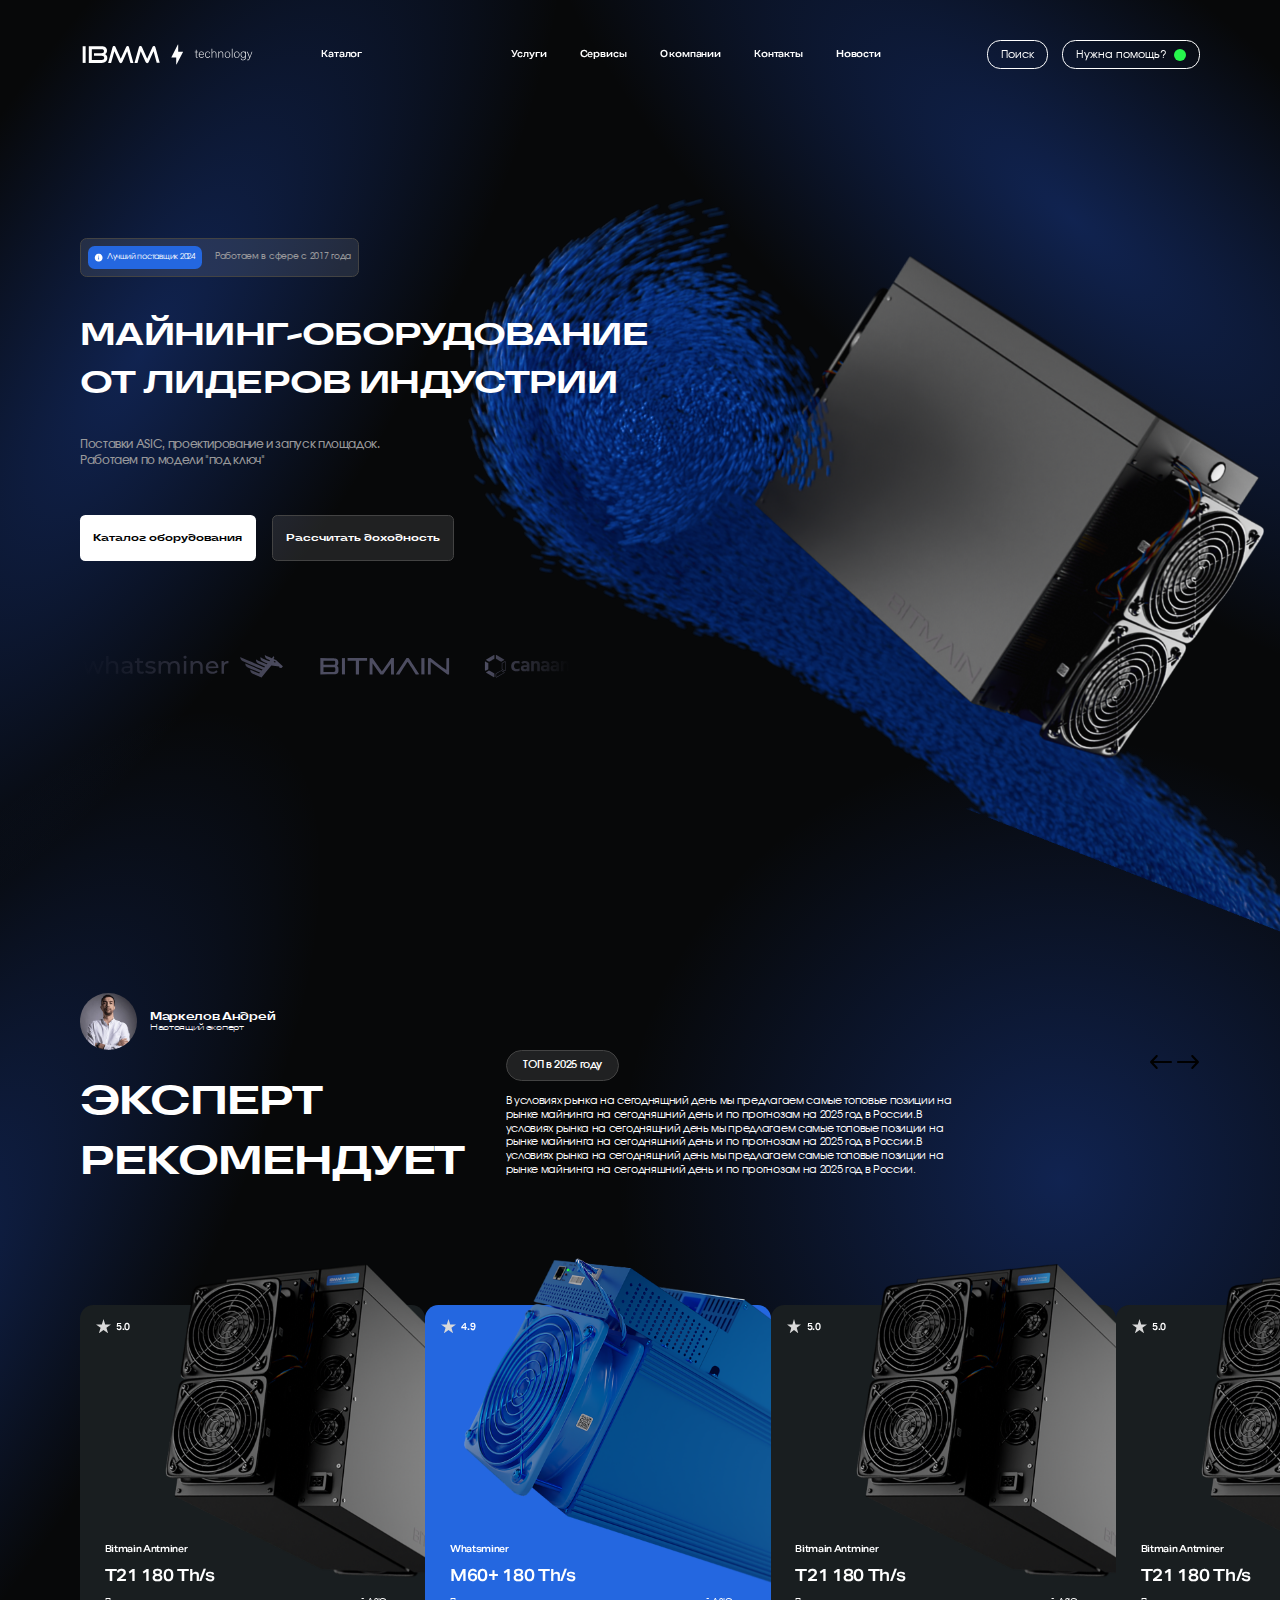
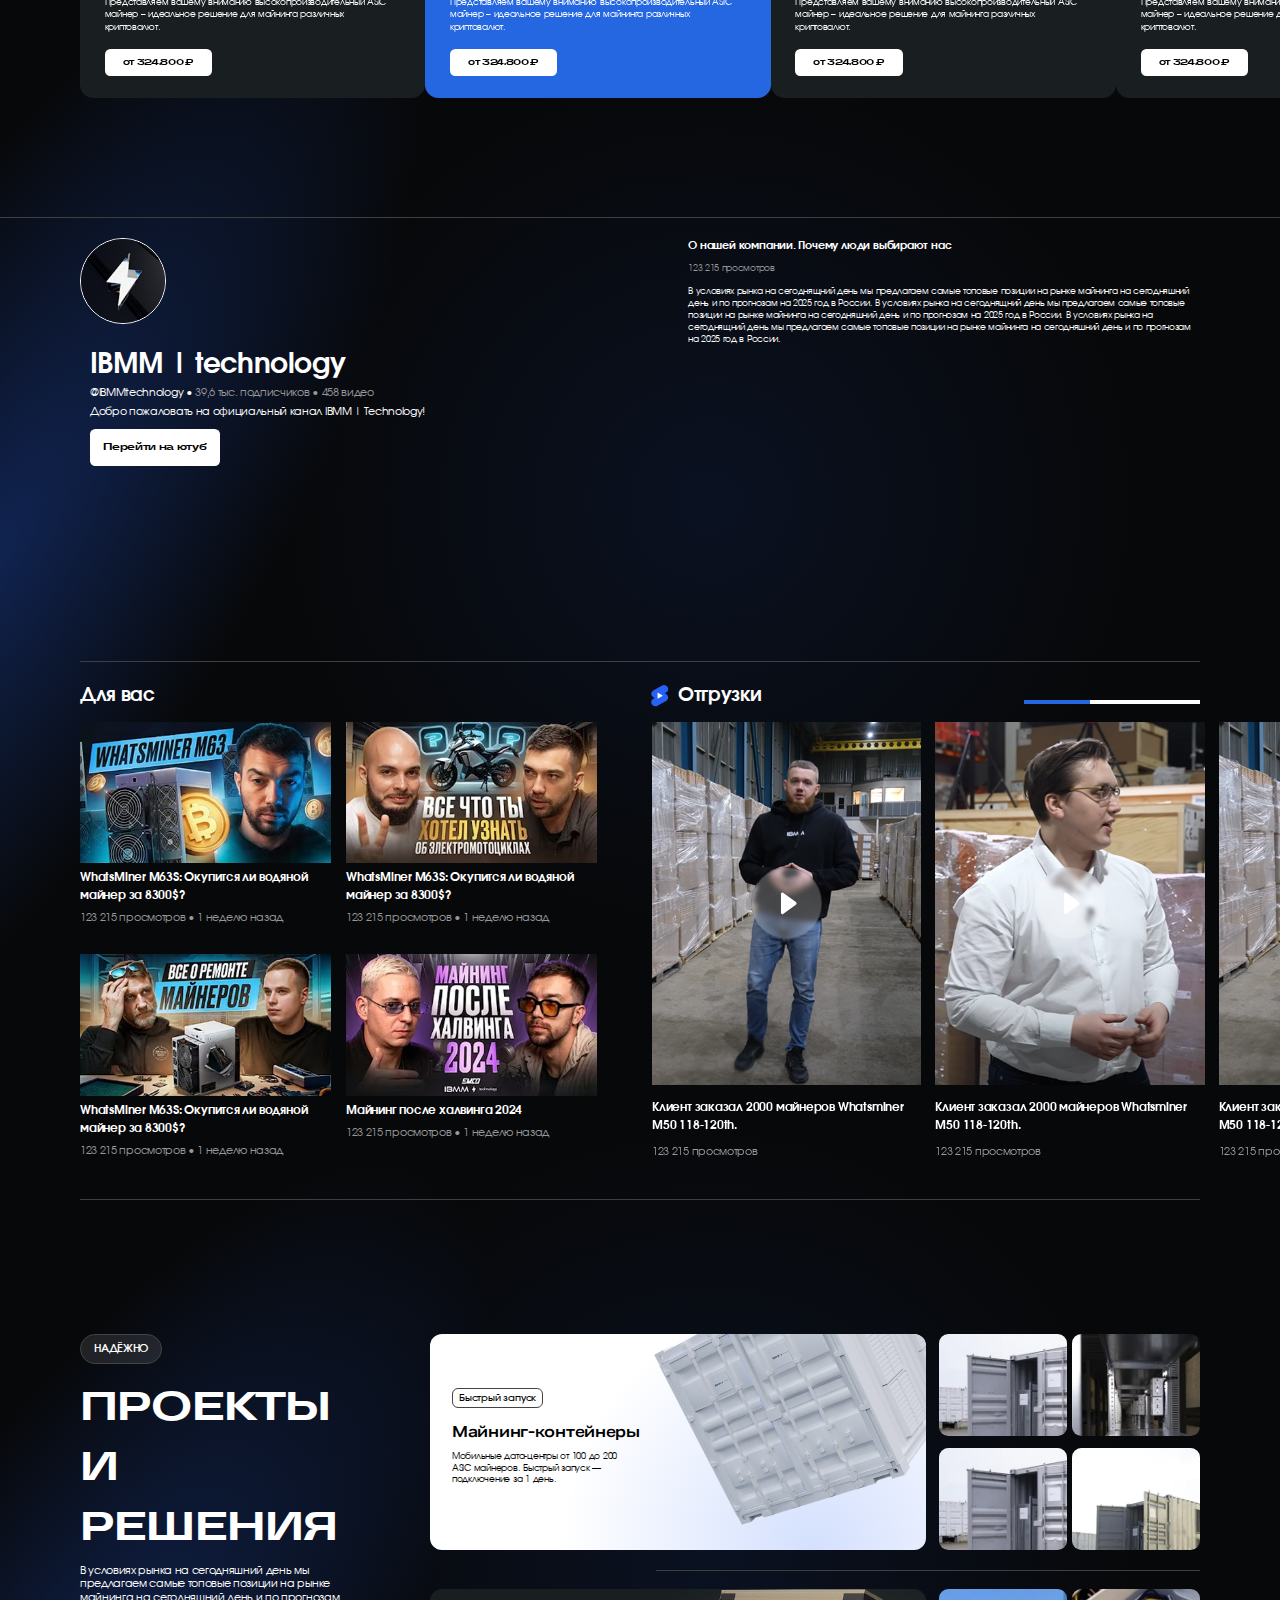
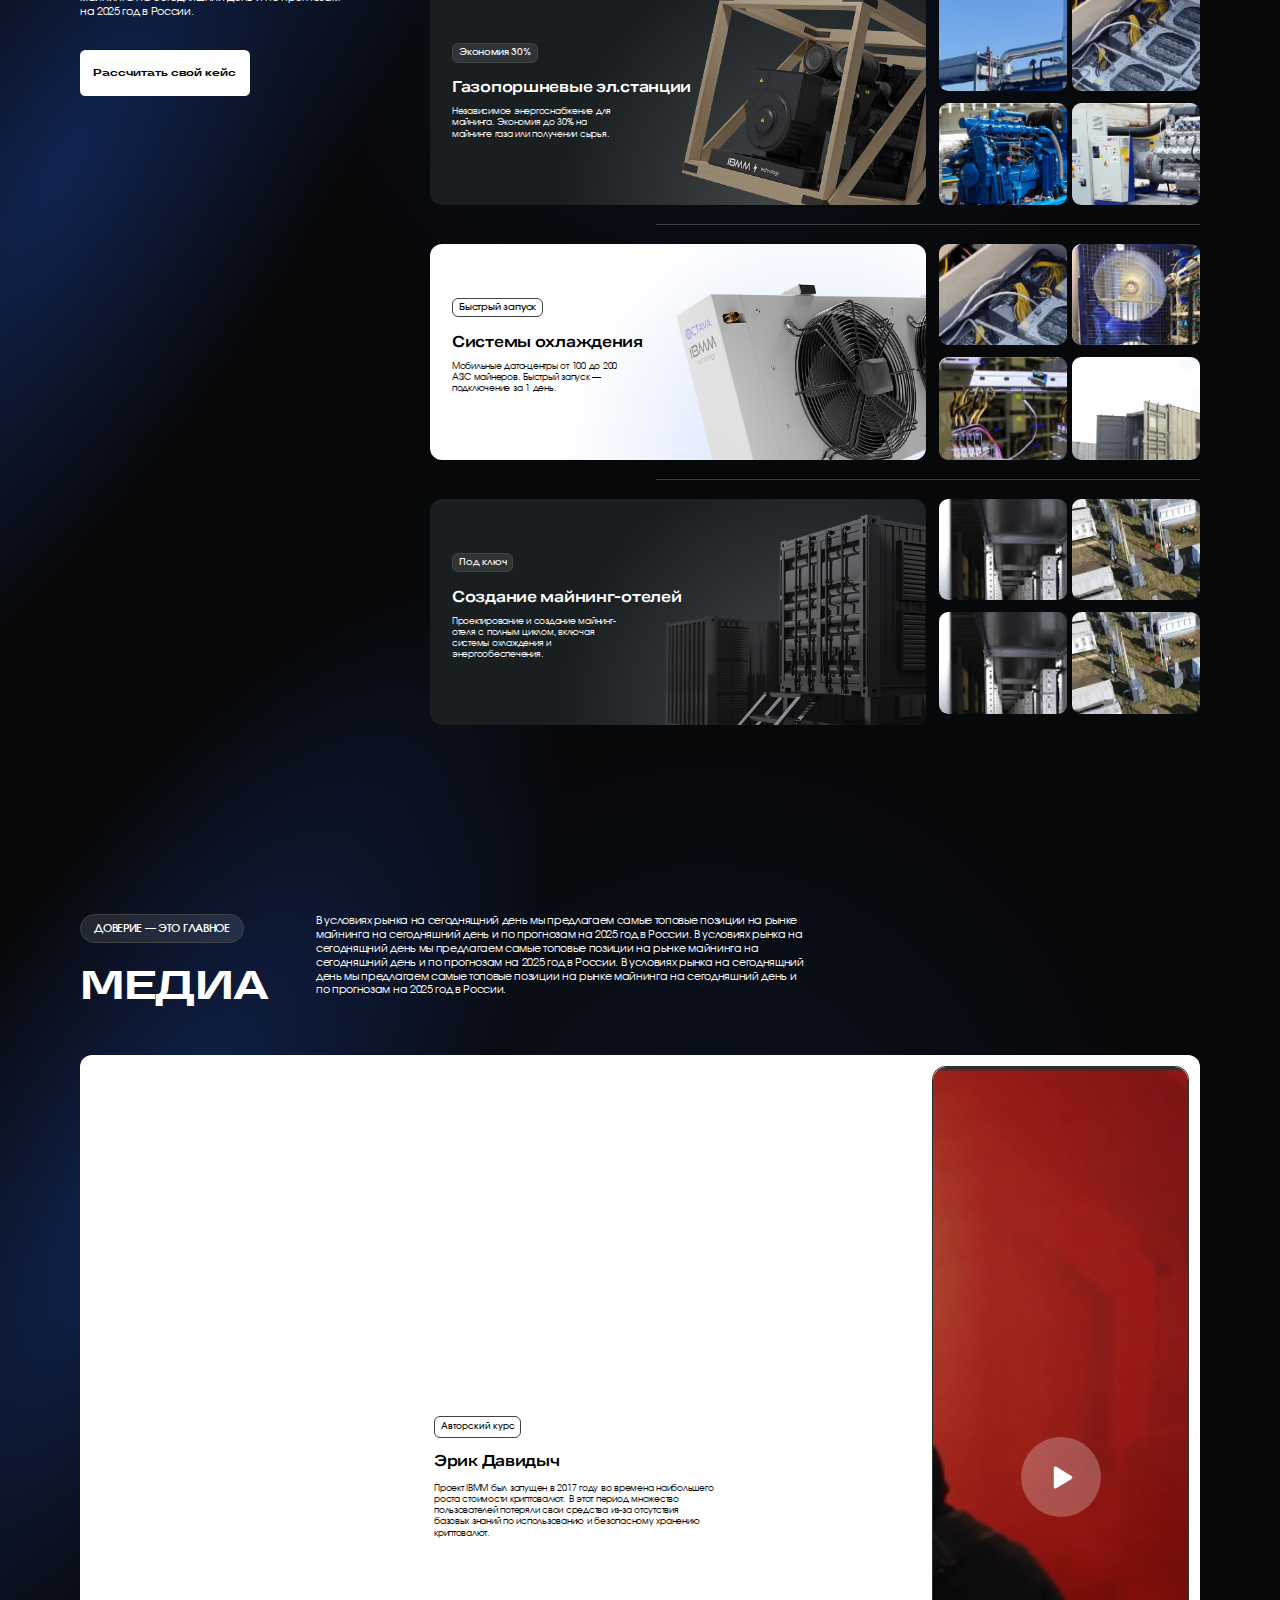
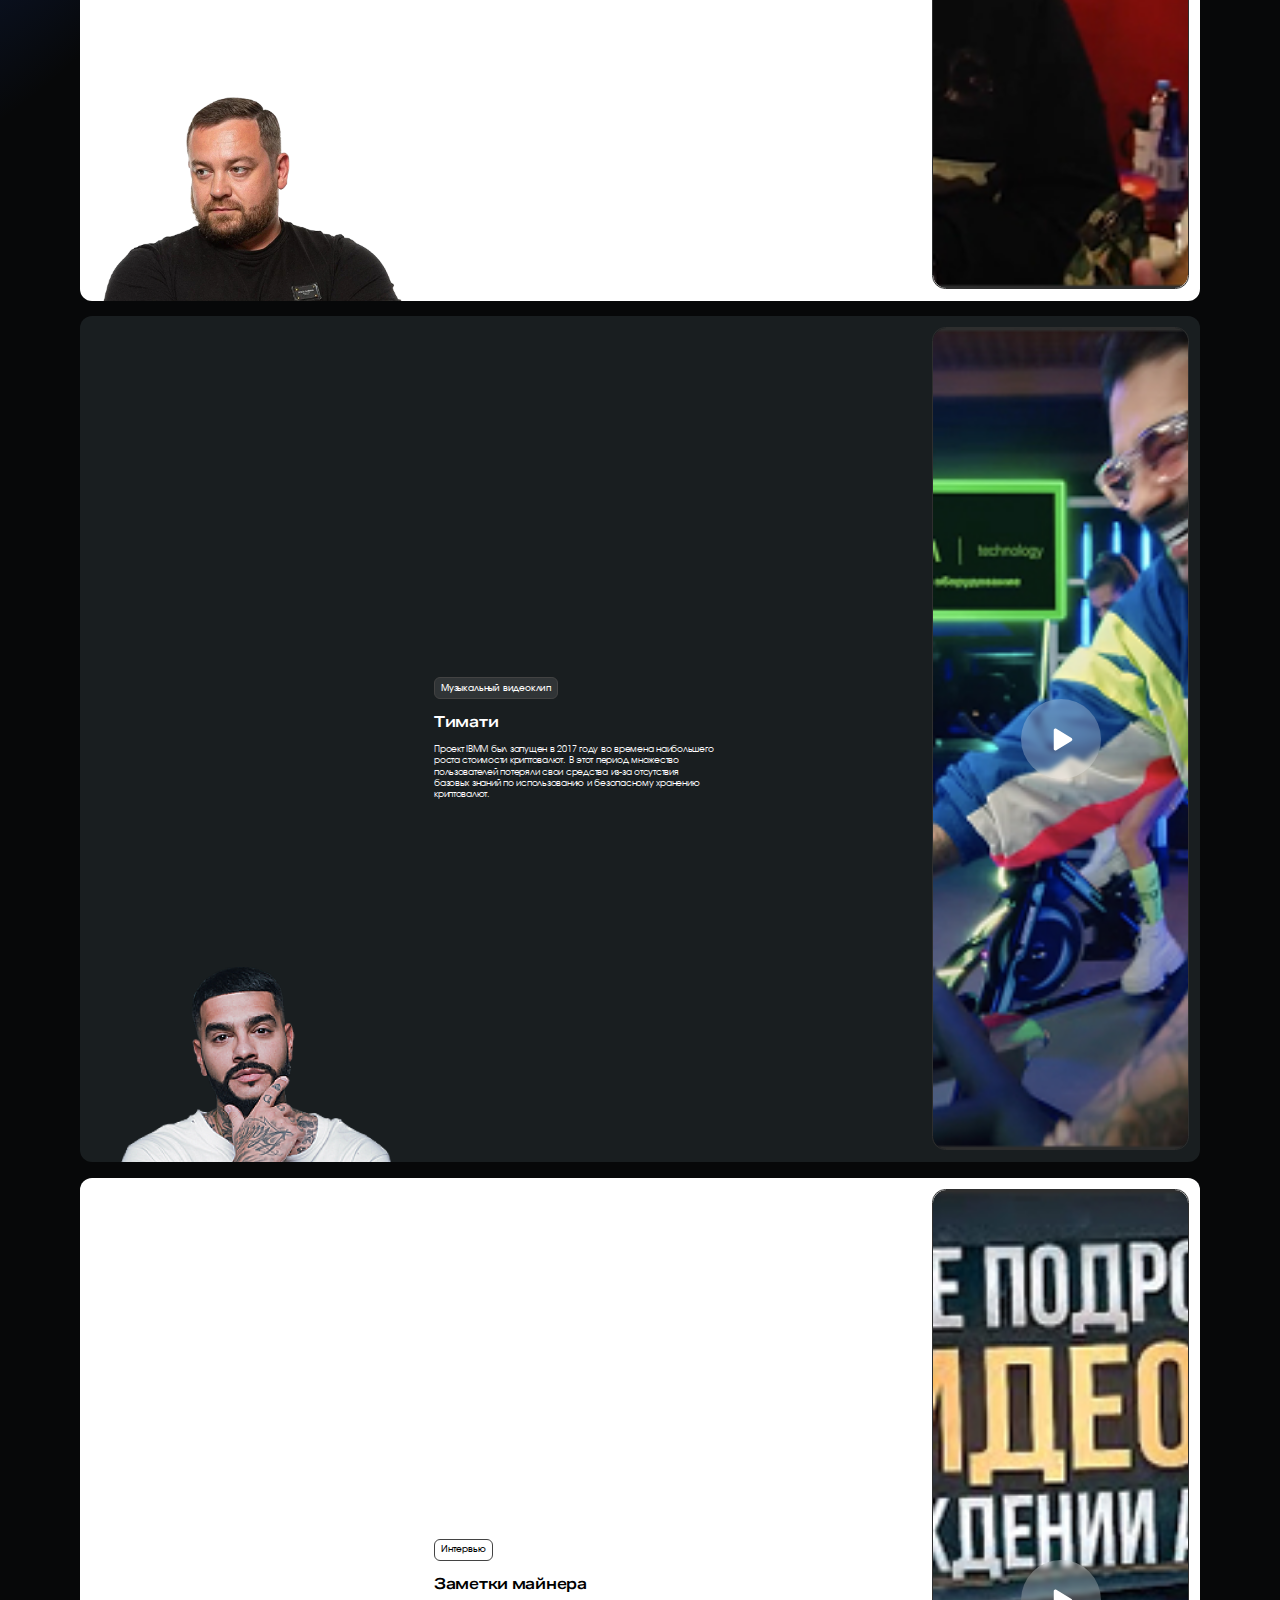
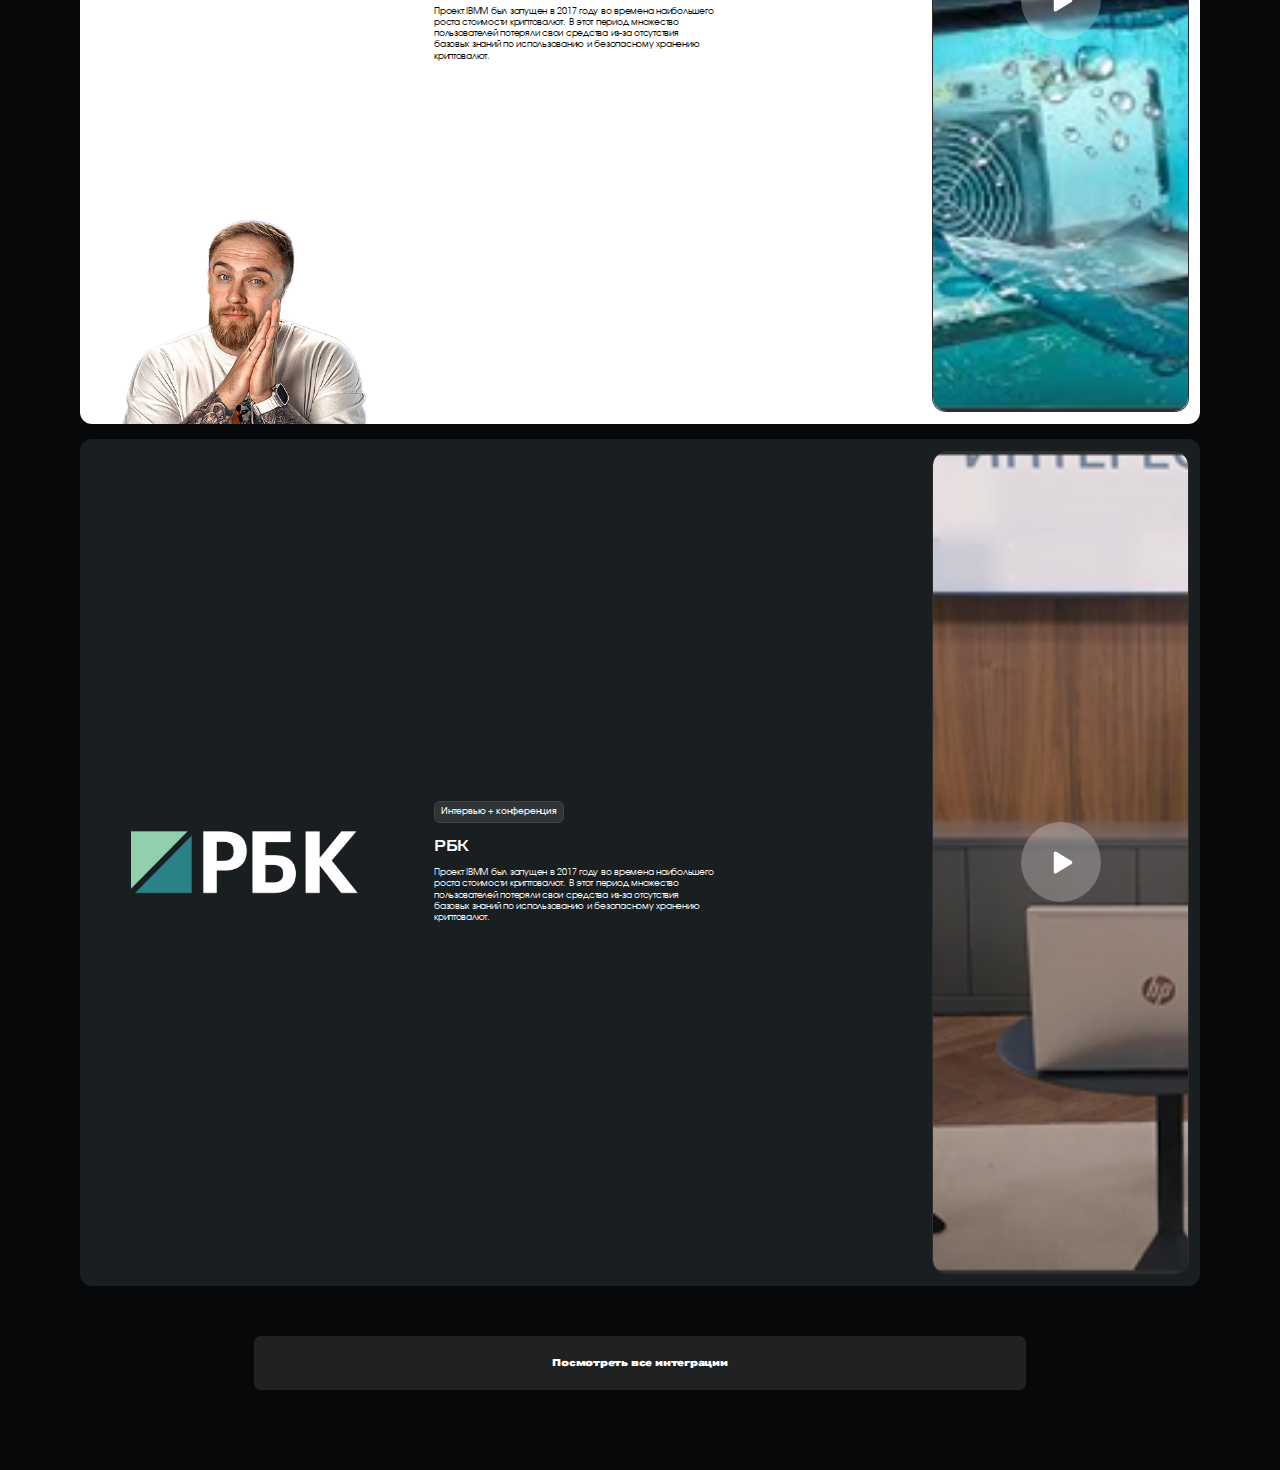
<file: index.html>
<!DOCTYPE html>
<html lang="ru">
	<head>
		<meta charset="UTF-8" />
		<meta name="viewport" content="width=device-width, initial-scale=1.0" />
		<title>IBMM - Майнинг оборудование</title>
		<link rel="stylesheet" href="assets/styles/variables.css" />
		<link rel="stylesheet" href="assets/styles/fonts.css" />
		<link rel="stylesheet" href="assets/styles/swiper-bundle.min.css" />
		<link rel="stylesheet" href="assets/styles/main.css" />
	</head>
	<body>
		<div class="wrapper">
			<header class="header">
				<div class="header__container container">
					<div class="header__logo">
						<img src="assets/img/logo.svg" alt="IBMM Logo" class="header__logo-img" />
					</div>

					<nav class="header__nav">
						<button class="header__catalog" type="button">
							<span class="header__catalog-icon icon-menu">
								<span></span>
								<span></span>
								<span></span>
							</span>
							<span class="header__catalog-text">Каталог</span>
						</button>

						<ul class="header__menu">
							<li class="header__menu-item"><a href="#" class="header__menu-link">Услуги</a></li>
							<li class="header__menu-item"><a href="#" class="header__menu-link">Сервисы</a></li>
							<li class="header__menu-item">
								<a href="#" class="header__menu-link">О компании</a>
							</li>
							<li class="header__menu-item"><a href="#" class="header__menu-link">Контакты</a></li>
							<li class="header__menu-item"><a href="#" class="header__menu-link">Новости</a></li>
						</ul>
					</nav>

					<div class="header__actions">
						<button class="header__action-btn">
							<span class="header__action-btn-text">Поиск</span>
						</button>
						<button class="header__action-btn">
							<span class="header__action-btn-text">Нужна помощь?</span>
							<span class="header__action-btn-indicator"></span>
						</button>
					</div>
				</div>
			</header>

			<main class="page">
				<section class="hero">
					<div class="hero__container container">
						<div class="hero__badge">
							<div class="hero__badge-accent">
								<svg
									xmlns="http://www.w3.org/2000/svg"
									width="14"
									height="14"
									viewBox="0 0 14 14"
									fill="none"
									class="hero__badge-icon"
								>
									<path
										d="M7.0013 9.91602C7.16658 9.91602 7.30522 9.86001 7.41722 9.74802C7.52922 9.63601 7.58502 9.49757 7.58464 9.33268V6.99935C7.58464 6.83407 7.52864 6.69563 7.41664 6.58402C7.30464 6.4724 7.16619 6.4164 7.0013 6.41602C6.83641 6.41563 6.69797 6.47163 6.58597 6.58402C6.47397 6.6964 6.41797 6.83485 6.41797 6.99935V9.33268C6.41797 9.49796 6.47397 9.6366 6.58597 9.7486C6.69797 9.8606 6.83641 9.9164 7.0013 9.91602ZM7.0013 5.24935C7.16658 5.24935 7.30522 5.19335 7.41722 5.08135C7.52922 4.96935 7.58502 4.8309 7.58464 4.66602C7.58425 4.50113 7.52825 4.36268 7.41664 4.25068C7.30502 4.13868 7.16658 4.08268 7.0013 4.08268C6.83602 4.08268 6.69758 4.13868 6.58597 4.25068C6.47436 4.36268 6.41836 4.50113 6.41797 4.66602C6.41758 4.8309 6.47358 4.96954 6.58597 5.08193C6.69836 5.19432 6.8368 5.25013 7.0013 5.24935ZM7.0013 12.8327C6.19436 12.8327 5.43603 12.6795 4.7263 12.373C4.01658 12.0666 3.39922 11.651 2.87422 11.1264C2.34922 10.6018 1.93369 9.98446 1.62764 9.27435C1.32158 8.56424 1.16836 7.8059 1.16797 6.99935C1.16758 6.19279 1.3208 5.43446 1.62764 4.72435C1.93447 4.01424 2.35 3.39688 2.87422 2.87227C3.39844 2.34765 4.0158 1.93213 4.7263 1.62568C5.4368 1.31924 6.19514 1.16602 7.0013 1.16602C7.80747 1.16602 8.5658 1.31924 9.2763 1.62568C9.9868 1.93213 10.6042 2.34765 11.1284 2.87227C11.6526 3.39688 12.0683 4.01424 12.3756 4.72435C12.6828 5.43446 12.8358 6.19279 12.8346 6.99935C12.8335 7.8059 12.6802 8.56424 12.375 9.27435C12.0697 9.98446 11.6542 10.6018 11.1284 11.1264C10.6026 11.651 9.98525 12.0668 9.2763 12.3736C8.56736 12.6804 7.80902 12.8335 7.0013 12.8327Z"
										fill="currentColor"
									/>
								</svg>
								<span class="hero__badge-text">Лучший поставщик 2024</span>
							</div>
							<span class="hero__badge-description">Работаем в сфере с 2017 года</span>
						</div>

						<h1 class="hero__title">
							майнинг-оборудование <br />
							от лидеров индустрии
						</h1>

						<p class="hero__description">
							Поставки ASIC, проектирование и запуск площадок. Работаем по модели "под ключ"
						</p>

						<img src="assets/img/hero/bg.png" alt="Асик майнер" class="hero__bg" />

						<div class="hero__buttons">
							<button class="hero__button button button--primary">Каталог оборудования</button>
							<button class="hero__button button button--secondary">Рассчитать доходность</button>
						</div>

						<div class="hero__divider"></div>

						<div class="hero__partners">
							<img
								src="assets/img/manufacturers/whatsminer.svg"
								alt="whatsminer"
								class="hero__partner hero__partner--whatsminer"
							/>
							<img
								src="assets/img/manufacturers/bitmain.svg"
								alt="bitmain"
								class="hero__partner hero__partner--bitmain"
							/>
							<img src="assets/img/manufacturers/canaan.svg" alt="canaan" class="hero__partner
							hero__partner--canaan"
						</div>
					</div>
				</section>

				<section class="recommends">
					<div class="recommends__container container">
						<div class="recommends__header">
							<div class="recommends__expert">
								<img
									src="assets/img/expert.jpg"
									alt="Маркелов Андрей"
									class="recommends__expert-image"
								/>
								<div class="recommends__expert-info">
									<div class="recommends__expert-name">Маркелов Андрей</div>
									<div class="recommends__expert-title">Настоящий эксперт</div>
								</div>
							</div>
						</div>

						<div class="recommends__content">
							<h2 class="recommends__title title">Эксперт Рекомендует</h2>
							<div class="recommends__content-body">
								<div class="recommends__badge">
									<span>ТОП в 2025 году</span>
								</div>
								<div class="recommends__description">
									В условиях рынка на сегоднящний день мы предлагаем самые топовые позиции на рынке
									майнинга на сегодняшний день и по прогнозам на 2025 год в России.В условиях рынка
									на сегоднящний день мы предлагаем самые топовые позиции на рынке майнинга на
									сегодняшний день и по прогнозам на 2025 год в России.В условиях рынка на
									сегоднящний день мы предлагаем самые топовые позиции на рынке майнинга на
									сегодняшний день и по прогнозам на 2025 год в России.
								</div>
							</div>

							<div class="recommends__navigation">
								<button class="recommends__button recommends__button--prev">
									<svg
										xmlns="http://www.w3.org/2000/svg"
										width="24"
										height="24"
										viewBox="0 0 24 24"
										fill="none"
										class="recommends__button-icon"
									>
										<path
											fill-rule="evenodd"
											clip-rule="evenodd"
											d="M8.47062 18.6895C8.05883 19.1073 7.39553 19.1029 6.98909 18.6796L1.30202 12.7565C0.899329 12.3371 0.899329 11.6629 1.30202 11.2435L6.98909 5.32042C7.39553 4.89711 8.05883 4.89265 8.47062 5.31046C8.8824 5.72827 8.88674 6.41012 8.4803 6.83343L4.5536 10.9231L21.9524 10.9231C22.531 10.9231 23 11.4052 23 12C23 12.5948 22.531 13.0769 21.9524 13.0769L4.5536 13.0769L8.4803 17.1666C8.88674 17.5899 8.8824 18.2717 8.47062 18.6895Z"
											fill="currentColor"
										/>
									</svg>
								</button>
								<button class="recommends__button recommends__button--next">
									<svg
										xmlns="http://www.w3.org/2000/svg"
										width="24"
										height="24"
										viewBox="0 0 24 24"
										fill="none"
										class="recommends__button-icon"
									>
										<path
											fill-rule="evenodd"
											clip-rule="evenodd"
											d="M15.5294 5.31046C15.9412 4.89266 16.6045 4.89711 17.0109 5.32042L22.698 11.2435C23.1007 11.6629 23.1007 12.3371 22.698 12.7565L17.0109 18.6796C16.6045 19.1029 15.9412 19.1073 15.5294 18.6895C15.1176 18.2717 15.1133 17.5899 15.5197 17.1666L19.4464 13.0769H2.04762C1.46904 13.0769 1 12.5948 1 12C1 11.4052 1.46904 10.9231 2.04762 10.9231H19.4464L15.5197 6.83343C15.1133 6.41013 15.1176 5.72827 15.5294 5.31046Z"
											fill="currentColor"
										/>
									</svg>
								</button>
							</div>
						</div>

						<div class="recommends__slider">
							<div class="swiper recommends__swiper">
								<div class="swiper-wrapper">
									<div class="swiper-slide recommends__slide">
										<div class="miner-card">
											<div class="miner-card__rating">
												<img src="assets/img/star.svg" alt="Рейтинг" class="miner-card__star" />
												<span class="miner-card__rating-value">5.0</span>
											</div>
											<div class="miner-card__image-wrapper">
												<img
													src="assets/img/recommends/t21.png"
													alt="Bitmain Antminer"
													class="miner-card__image miner-card__image--t21"
												/>
											</div>
											<div class="miner-card__content">
												<h3 class="miner-card__brand">Bitmain Antminer</h3>
												<h4 class="miner-card__model">T21 180 Th/s</h4>
												<p class="miner-card__description">
													Представляем вашему вниманию высокопроизводительный ASIC майнер –
													идеальное решение для майнинга различных криптовалют.
												</p>
												<div class="miner-card__price">
													<span>от 324.800 ₽</span>
												</div>
											</div>
										</div>
									</div>
									<div class="swiper-slide recommends__slide">
										<div class="miner-card miner-card--highlighted">
											<div class="miner-card__rating">
												<img src="assets/img/star.svg" alt="Рейтинг" class="miner-card__star" />
												<span class="miner-card__rating-value">4.9</span>
											</div>
											<div class="miner-card__image-wrapper">
												<img
													src="assets/img/recommends/m60.png"
													alt="Whatsminer"
													class="miner-card__image miner-card__image--m60"
												/>
											</div>
											<div class="miner-card__content">
												<h3 class="miner-card__brand">Whatsminer</h3>
												<h4 class="miner-card__model">M60+ 180 Th/s</h4>
												<p class="miner-card__description">
													Представляем вашему вниманию высокопроизводительный ASIC майнер –
													идеальное решение для майнинга различных криптовалют.
												</p>
												<div class="miner-card__price">
													<span>от 324.800 ₽</span>
												</div>
											</div>
										</div>
									</div>
									<div class="swiper-slide recommends__slide">
										<div class="miner-card">
											<div class="miner-card__rating">
												<img src="assets/img/star.svg" alt="Рейтинг" class="miner-card__star" />
												<span class="miner-card__rating-value">5.0</span>
											</div>
											<div class="miner-card__image-wrapper">
												<img
													src="assets/img/recommends/t21.png"
													alt="Bitmain Antminer"
													class="miner-card__image miner-card__image--t21"
												/>
											</div>
											<div class="miner-card__content">
												<h3 class="miner-card__brand">Bitmain Antminer</h3>
												<h4 class="miner-card__model">T21 180 Th/s</h4>
												<p class="miner-card__description">
													Представляем вашему вниманию высокопроизводительный ASIC майнер –
													идеальное решение для майнинга различных криптовалют.
												</p>
												<div class="miner-card__price">
													<span>от 324.800 ₽</span>
												</div>
											</div>
										</div>
									</div>
									<div class="swiper-slide recommends__slide">
										<div class="miner-card">
											<div class="miner-card__rating">
												<img src="assets/img/star.svg" alt="Рейтинг" class="miner-card__star" />
												<span class="miner-card__rating-value">5.0</span>
											</div>
											<div class="miner-card__image-wrapper">
												<img
													src="assets/img/recommends/t21.png"
													alt="Bitmain Antminer"
													class="miner-card__image miner-card__image--t21"
												/>
											</div>
											<div class="miner-card__content">
												<h3 class="miner-card__brand">Bitmain Antminer</h3>
												<h4 class="miner-card__model">T21 180 Th/s</h4>
												<p class="miner-card__description">
													Представляем вашему вниманию высокопроизводительный ASIC майнер –
													идеальное решение для майнинга различных криптовалют.
												</p>
												<div class="miner-card__price">
													<span>от 324.800 ₽</span>
												</div>
											</div>
										</div>
									</div>
									<div class="swiper-slide recommends__slide">
										<div class="miner-card">
											<div class="miner-card__rating">
												<img src="assets/img/star.svg" alt="Рейтинг" class="miner-card__star" />
												<span class="miner-card__rating-value">5.0</span>
											</div>
											<div class="miner-card__image-wrapper">
												<img
													src="assets/img/recommends/t21.png"
													alt="Bitmain Antminer"
													class="miner-card__image miner-card__image--t21"
												/>
											</div>
											<div class="miner-card__content">
												<h3 class="miner-card__brand">Bitmain Antminer</h3>
												<h4 class="miner-card__model">T21 180 Th/s</h4>
												<p class="miner-card__description">
													Представляем вашему вниманию высокопроизводительный ASIC майнер –
													идеальное решение для майнинга различных криптовалют.
												</p>
												<div class="miner-card__price">
													<span>от 324.800 ₽</span>
												</div>
											</div>
										</div>
									</div>
									<div class="swiper-slide recommends__slide">
										<div class="miner-card">
											<div class="miner-card__rating">
												<img src="assets/img/star.svg" alt="Рейтинг" class="miner-card__star" />
												<span class="miner-card__rating-value">5.0</span>
											</div>
											<div class="miner-card__image-wrapper">
												<img
													src="assets/img/recommends/t21.png"
													alt="Bitmain Antminer"
													class="miner-card__image miner-card__image--t21"
												/>
											</div>
											<div class="miner-card__content">
												<h3 class="miner-card__brand">Bitmain Antminer</h3>
												<h4 class="miner-card__model">T21 180 Th/s</h4>
												<p class="miner-card__description">
													Представляем вашему вниманию высокопроизводительный ASIC майнер –
													идеальное решение для майнинга различных криптовалют.
												</p>
												<div class="miner-card__price">
													<span>от 324.800 ₽</span>
												</div>
											</div>
										</div>
									</div>
									<div class="swiper-slide recommends__slide">
										<div class="miner-card">
											<div class="miner-card__rating">
												<img src="assets/img/star.svg" alt="Рейтинг" class="miner-card__star" />
												<span class="miner-card__rating-value">5.0</span>
											</div>
											<div class="miner-card__image-wrapper">
												<img
													src="assets/img/recommends/t21.png"
													alt="Bitmain Antminer"
													class="miner-card__image miner-card__image--t21"
												/>
											</div>
											<div class="miner-card__content">
												<h3 class="miner-card__brand">Bitmain Antminer</h3>
												<h4 class="miner-card__model">T21 180 Th/s</h4>
												<p class="miner-card__description">
													Представляем вашему вниманию высокопроизводительный ASIC майнер –
													идеальное решение для майнинга различных криптовалют.
												</p>
												<div class="miner-card__price">
													<span>от 324.800 ₽</span>
												</div>
											</div>
										</div>
									</div>
								</div>
							</div>

							<div class="recommends__slider-scrollbar swiper-scrollbar"></div>
						</div>
					</div>
				</section>

				<section class="channel">
					<div class="channel__container container">
						<div class="channel__header">
							<div class="channel__info">
								<img
									src="assets/img/channel-logo.jpg"
									alt="IBMM | Technology"
									class="channel__logo"
								/>
								<div class="channel__content">
									<h2 class="channel__title">IBMM | technology</h2>
									<div class="channel__meta">
										<span class="channel__username">@IBMMtechnology •</span>
										<span class="channel__stats">39,6 тыс. подписчиков • 458 видео</span>
									</div>
									<div class="channel__desc">
										Добро пожаловать на официальный канал IBMM | Technology!
									</div>
									<a
										href="https://www.youtube.com/channel/UCYjDWx-4uZGU-P8BFFe-Q1g"
										class="channel__button button button--primary button--sm"
										target="_blank"
										rel="noreferrer"
									>
										Перейти на ютуб
									</a>
								</div>
							</div>
							<div class="channel__main-video">
								<div class="main-video">
									<div class="main-video__player">
										<iframe
											width="560"
											height="315"
											src="https://www.youtube.com/embed/MhRVWzsidO4?
											si=AtZ_WSh0kDs7Gtps"
											class="main-video__player-iframe"
											allow="accelerometer; autoplay; clipboard-write; encrypted-media; gyroscope; picture-in-picture; web-share"
											referrerpolicy="strict-origin-when-cross-origin"
											frameborder="0"
											allowfullscreen
										></iframe>
									</div>
									<div class="main-video__info">
										<div class="main-video__title">О нашей компании. Почему люди выбирают нас</div>
										<div class="main-video__views">123 215 просмотров</div>
										<div class="main-video__desc">
											В условиях рынка на сегоднящний день мы предлагаем самые топовые позиции на
											рынке майнинга на сегодняшний день и по прогнозам на 2025 год в России. В
											условиях рынка на сегоднящний день мы предлагаем самые топовые позиции на
											рынке майнинга на сегодняшний день и по прогнозам на 2025 год в России. В
											условиях рынка на сегоднящний день мы предлагаем самые топовые позиции на
											рынке майнинга на сегодняшний день и по прогнозам на 2025 год в России.
										</div>
									</div>
								</div>
							</div>
						</div>

						<div class="channel__sections">
							<div class="channel__section channel__section--recommend">
								<div class="channel__section-title">Для вас</div>
								<div class="video-list">
									<div class="video-card">
										<div class="video-card__thumb">
											<img
												src="assets/img/temp/video-prview/01.jpg"
												alt="video"
												class="video-card__thumb-img"
											/>
										</div>
										<div class="video-card__title">
											WhatsMiner M63S: Окупится ли водяной майнер за 8300$?
										</div>
										<div class="video-card__meta">123 215 просмотров • 1 неделю назад</div>
									</div>
									<div class="video-card">
										<div class="video-card__thumb">
											<img
												src="assets/img/temp/video-prview/02.jpg"
												alt="video"
												class="video-card__thumb-img"
											/>
										</div>
										<div class="video-card__title">
											WhatsMiner M63S: Окупится ли водяной майнер за 8300$?
										</div>
										<div class="video-card__meta">123 215 просмотров • 1 неделю назад</div>
									</div>
									<div class="video-card">
										<div class="video-card__thumb">
											<img
												src="assets/img/temp/video-prview/03.jpg"
												alt="video"
												class="video-card__thumb-img"
											/>
										</div>
										<div class="video-card__title">
											WhatsMiner M63S: Окупится ли водяной майнер за 8300$?
										</div>
										<div class="video-card__meta">123 215 просмотров • 1 неделю назад</div>
									</div>
									<div class="video-card">
										<div class="video-card__thumb">
											<img
												src="assets/img/temp/video-prview/04.jpg"
												alt="video"
												class="video-card__thumb-img"
											/>
										</div>
										<div class="video-card__title">Майнинг после халвинга 2024</div>
										<div class="video-card__meta">123 215 просмотров • 1 неделю назад</div>
									</div>
								</div>
							</div>

							<div class="channel__section channel__section--shipments">
								<div class="channel__section-head">
									<div class="channel__section-title">
										<svg
											xmlns="http://www.w3.org/2000/svg"
											width="38"
											height="38"
											viewBox="0 0 38 38"
											fill="none"
											class="channel__section-title-icon"
										>
											<path
												d="M30.7936 6.1419C32.5669 9.02357 31.5536 12.7127 28.5452 14.4069L26.4552 15.5786L27.9436 16.2277C30.0969 17.1461 31.5377 19.1569 31.6644 21.4052C31.7911 23.6694 30.5877 25.7911 28.5452 26.9311L15.8786 34.0086C12.8544 35.6869 8.99106 34.7369 7.20189 31.8711C5.42856 28.9894 6.44189 25.3002 9.45023 23.6061L11.5561 22.4344L10.0677 21.7852C7.91439 20.8669 6.47356 18.8561 6.34689 16.6077C6.22023 14.3436 7.42356 12.2219 9.46606 11.0819L22.1327 4.0044C25.1569 2.32607 29.0202 3.27607 30.8094 6.1419H30.7936Z"
												fill="#2662F6"
											/>
											<path d="M15.8359 23.75L23.7526 19L15.8359 14.25V23.75Z" fill="white" />
										</svg>
										<span>Отгрузки</span>
									</div>

									<div class="channel__section-head-scrollbar swiper-scrollbar"></div>
								</div>
								<div class="shipment-list">
									<div id="shipment-slider" class="shipment-list__slider swiper">
										<div class="swiper-wrapper">
											<div class="shipment-list__slide swiper-slide">
												<div class="shipment-card">
													<button class="shipment-card__video-preview play-button" type="button">
														<img
															src="assets/img/temp/video-prview/05.jpg"
															alt="video"
															class="shipment-card__thumb-img"
														/>
													</button>
													<div class="shipment-card__desc">
														Клиент заказал 2000 майнеров Whatsminer M50 118-120th.
													</div>
													<div class="shipment-card__meta">123 215 просмотров</div>
												</div>
											</div>
											<div class="shipment-list__slide swiper-slide">
												<div class="shipment-card">
													<button class="shipment-card__video-preview play-button" type="button">
														<img
															src="assets/img/temp/video-prview/06.jpg"
															alt="video"
															class="shipment-card__thumb-img"
														/>
													</button>
													<div class="shipment-card__desc">
														Клиент заказал 2000 майнеров Whatsminer M50 118-120th.
													</div>
													<div class="shipment-card__meta">123 215 просмотров</div>
												</div>
											</div>
											<div class="shipment-list__slide swiper-slide">
												<div class="shipment-card">
													<button class="shipment-card__video-preview play-button" type="button">
														<img
															src="assets/img/temp/video-prview/05.jpg"
															alt="video"
															class="shipment-card__thumb-img"
														/>
													</button>
													<div class="shipment-card__desc">
														Клиент заказал 2000 майнеров Whatsminer M50 118-120th.
													</div>
													<div class="shipment-card__meta">123 215 просмотров</div>
												</div>
											</div>
											<div class="shipment-list__slide swiper-slide">
												<div class="shipment-card">
													<button class="shipment-card__video-preview play-button" type="button">
														<img
															src="assets/img/temp/video-prview/05.jpg"
															alt="video"
															class="shipment-card__thumb-img"
														/>
													</button>
													<div class="shipment-card__desc">
														Клиент заказал 2000 майнеров Whatsminer M50 118-120th.
													</div>
													<div class="shipment-card__meta">123 215 просмотров</div>
												</div>
											</div>
											<div class="shipment-list__slide swiper-slide">
												<div class="shipment-card">
													<button class="shipment-card__video-preview play-button" type="button">
														<img
															src="assets/img/temp/video-prview/06.jpg"
															alt="video"
															class="shipment-card__thumb-img"
														/>
													</button>
													<div class="shipment-card__desc">
														Клиент заказал 2000 майнеров Whatsminer M50 118-120th.
													</div>
													<div class="shipment-card__meta">123 215 просмотров</div>
												</div>
											</div>
											<div class="shipment-list__slide swiper-slide">
												<div class="shipment-card">
													<button class="shipment-card__video-preview play-button" type="button">
														<img
															src="assets/img/temp/video-prview/05.jpg"
															alt="video"
															class="shipment-card__thumb-img"
														/>
													</button>
													<div class="shipment-card__desc">
														Клиент заказал 2000 майнеров Whatsminer M50 118-120th.
													</div>
													<div class="shipment-card__meta">123 215 просмотров</div>
												</div>
											</div>
										</div>
									</div>
								</div>
							</div>
						</div>
					</div>
				</section>

				<section class="projects">
					<div class="projects__container container">
						<div class="projects__sidebar">
							<div class="projects__label label">НАДЁЖНО</div>
							<h2 class="projects__title title">
								ПРОЕКТЫ <br />
								И РЕШЕНИЯ
							</h2>
							<div class="projects__desc">
								В условиях рынка на сегодняшний день мы предлагаем самые топовые позиции на рынке
								майнинга на сегодняшний день и по прогнозам на 2025 год в России.
							</div>
							<button class="projects__button button button--primary">Рассчитать свой кейс</button>
						</div>

						<div class="projects__list">
							<div class="solution-card">
								<div class="solution-card__info">
									<div class="solution-card__info-body">
										<div class="solution-card__tag solution-card__tag--fast">Быстрый запуск</div>
										<div class="solution-card__title">Майнинг-контейнеры</div>
										<div class="solution-card__desc">
											Мобильные дата-центры от 100 до 200 ASIC майнеров. Быстрый запуск —
											подключение за 1 день.
										</div>
									</div>
									<img
										src="assets/img/projects/container/container.png"
										class="solution-card__info-image solution-card__info-image--container"
										alt="Майнинг-контейнеры"
									/>
								</div>
								<div class="solution-card__gallery">
									<div class="solution-card__images">
										<img
											src="assets/img/projects/container/01.jpg"
											class="solution-card__image"
											alt="Майнинг-контейнеры"
										/>
										<img
											src="assets/img/projects/container/02.jpg"
											class="solution-card__image"
											alt="Майнинг-контейнеры"
										/>
										<img
											src="assets/img/projects/container/01.jpg"
											class="solution-card__image"
											alt="Майнинг-контейнеры"
										/>
										<img
											src="assets/img/projects/container/03.jpg"
											class="solution-card__image"
											alt="Майнинг-контейнеры"
										/>
									</div>
								</div>
							</div>

							<div class="solution-card solution-card--dark">
								<div class="solution-card__info">
									<div class="solution-card__info-body">
										<div class="solution-card__tag solution-card__tag--economy">Экономия 30%</div>
										<div class="solution-card__title">Газопоршневые эл.станции</div>
										<div class="solution-card__desc">
											Независимое энергоснабжение для майнинга. Экономия до 30% на майнинге газа или
											получении сырья.
										</div>
									</div>
									<img
										src="assets/img/projects/gas/gas.png"
										class="solution-card__info-image solution-card__info-image--gas"
										alt="Газопоршневые эл.станции"
									/>
								</div>
								<div class="solution-card__gallery">
									<div class="solution-card__images">
										<img
											src="assets/img/projects/gas/01.jpg"
											class="solution-card__image"
											alt="Газопоршневые эл.станции"
										/>
										<img
											src="assets/img/projects/gas/02.jpg"
											class="solution-card__image"
											alt="Газопоршневые эл.станции"
										/>
										<img
											src="assets/img/projects/gas/03.jpg"
											class="solution-card__image"
											alt="Газопоршневые эл.станции"
										/>
										<img
											src="assets/img/projects/gas/04.jpg"
											class="solution-card__image"
											alt="Газопоршневые эл.станции"
										/>
									</div>
								</div>
							</div>

							<div class="solution-card">
								<div class="solution-card__info">
									<div class="solution-card__info-body">
										<div class="solution-card__tag solution-card__tag--fast">Быстрый запуск</div>
										<div class="solution-card__title">Системы охлаждения</div>
										<div class="solution-card__desc">
											Мобильные дата-центры от 100 до 200 ASIC майнеров. Быстрый запуск —
											подключение за 1 день.
										</div>
									</div>
									<img
										src="assets/img/projects/cooler/cooler.png"
										class="solution-card__info-image solution-card__info-image--cooling"
										alt="Системы охлаждения"
									/>
								</div>
								<div class="solution-card__gallery">
									<div class="solution-card__images">
										<img
											src="assets/img/projects/cooler/01.jpg"
											class="solution-card__image"
											alt="Системы охлаждения"
										/>
										<img
											src="assets/img/projects/cooler/02.jpg"
											class="solution-card__image"
											alt="Системы охлаждения"
										/>
										<img
											src="assets/img/projects/cooler/03.jpg"
											class="solution-card__image"
											alt="Системы охлаждения"
										/>
										<img
											src="assets/img/projects/cooler/04.jpg"
											class="solution-card__image"
											alt="Системы охлаждения"
										/>
									</div>
								</div>
							</div>

							<div class="solution-card solution-card--dark">
								<div class="solution-card__info">
									<div class="solution-card__info-body">
										<div class="solution-card__tag solution-card__tag--custom">Под ключ</div>
										<div class="solution-card__title">Создание майнинг-отелей</div>
										<div class="solution-card__desc">
											Проектирование и создание майнинг-отеля с полным циклом, включая системы
											охлаждения и энергообеспечения.
										</div>
									</div>
									<img
										src="assets/img/projects/hotel/hotel.png"
										class="solution-card__info-image solution-card__info-image--hotel"
										alt="Создание майнинг-отелей"
									/>
								</div>
								<div class="solution-card__gallery">
									<div class="solution-card__images">
										<img
											src="assets/img/projects/hotel/01.jpg"
											class="solution-card__image"
											alt="Создание майнинг-отелей"
										/>
										<img
											src="assets/img/projects/hotel/02.jpg"
											class="solution-card__image"
											alt="Создание майнинг-отелей"
										/>
										<img
											src="assets/img/projects/hotel/01.jpg"
											class="solution-card__image"
											alt="Создание майнинг-отелей"
										/>
										<img
											src="assets/img/projects/hotel/02.jpg"
											class="solution-card__image"
											alt="Создание майнинг-отелей"
										/>
									</div>
								</div>
							</div>
						</div>
					</div>
				</section>

				<div class="media">
					<div class="media__container container">
						<div class="media__header">
							<div class="button__media__header-left">
								<span class="media__label label">Доверие — это главное</span>
								<h2 class="media__title title">МЕДИА</h2>
							</div>

							<div class="media__description">
								В условиях рынка на сегоднящний день мы предлагаем самые топовые позиции на рынке
								майнинга на сегодняшний день и по прогнозам на 2025 год в России. В условиях рынка
								на сегоднящний день мы предлагаем самые топовые позиции на рынке майнинга на
								сегодняшний день и по прогнозам на 2025 год в России. В условиях рынка на
								сегоднящний день мы предлагаем самые топовые позиции на рынке майнинга на
								сегодняшний день и по прогнозам на 2025 год в России.
							</div>
						</div>

						<div class="media-list">
							<div class="media-card media-card--light">
								<div class="media-card__content">
									<div class="media-card__photo">
										<img
											src="assets/img/media/erik-davidich.png"
											class="media-card__photo-img media-card__photo-img--erik-davidich"
											alt="Эрик Давидыч"
										/>
									</div>
									<div class="media-card__info">
										<span class="media-card__label">Авторский курс</span>
										<h3 class="media-card__title">Эрик Давидыч</h3>
										<p class="media-card__description">
											Проект IBMM был запущен в 2017 году во времена наибольшего роста стоимости
											криптовалют. В этот период множество пользователей потеряли свои средства
											из-за отсутствия базовых знаний по использованию и безопасному хранению
											криптовалют.
										</p>
									</div>
								</div>
								<button class="media-card__video play-button" type="button">
									<img
										src="assets/img/media/erik-davidich-preview.jpg"
										class="media-card__video-preview"
										alt="Видео превью"
									/>
								</button>
							</div>

							<div class="media-card">
								<div class="media-card__content">
									<div class="media-card__photo">
										<img
											src="assets/img/media/timati.png"
											class="media-card__photo-img media-card__photo-img--timati"
											alt="Тимати"
										/>
									</div>
									<div class="media-card__info">
										<span class="media-card__label">Музыкальный видеоклип</span>
										<h3 class="media-card__title">Тимати</h3>
										<p class="media-card__description">
											Проект IBMM был запущен в 2017 году во времена наибольшего роста стоимости
											криптовалют. В этот период множество пользователей потеряли свои средства
											из-за отсутствия базовых знаний по использованию и безопасному хранению
											криптовалют.
										</p>
									</div>
								</div>
								<button class="media-card__video play-button" type="button">
									<img
										src="assets/img/media/timati-preview.jpg"
										class="media-card__video-preview"
										alt="Видео превью"
									/>
								</button>
							</div>

							<div class="media-card media-card--light">
								<div class="media-card__content">
									<div class="media-card__photo">
										<img
											src="assets/img/media/miner-notes.png"
											class="media-card__photo-img media-card__photo-img--miner-notes"
											alt="Заметки майнера"
										/>
									</div>
									<div class="media-card__info">
										<span class="media-card__label">Интервью</span>
										<h3 class="media-card__title">Заметки майнера</h3>
										<p class="media-card__description">
											Проект IBMM был запущен в 2017 году во времена наибольшего роста стоимости
											криптовалют. В этот период множество пользователей потеряли свои средства
											из-за отсутствия базовых знаний по использованию и безопасному хранению
											криптовалют.
										</p>
									</div>
								</div>
								<button class="media-card__video play-button" type="button">
									<img
										src="assets/img/media/miner-notes-preview.jpg"
										class="media-card__video-preview"
										alt="Видео превью"
									/>
								</button>
							</div>

							<div class="media-card">
								<div class="media-card__content">
									<div class="media-card__photo">
										<img
											src="assets/img/media/rbk.png"
											class="media-card__photo-img media-card__photo-img--rbk"
											alt="РБК"
										/>
									</div>
									<div class="media-card__info">
										<span class="media-card__label">Интервью + конференция</span>
										<h3 class="media-card__title">РБК</h3>
										<p class="media-card__description">
											Проект IBMM был запущен в 2017 году во времена наибольшего роста стоимости
											криптовалют. В этот период множество пользователей потеряли свои средства
											из-за отсутствия базовых знаний по использованию и безопасному хранению
											криптовалют.
										</p>
									</div>
								</div>
								<button class="media-card__video play-button" type="button">
									<img
										src="assets/img/media/rbk-preview.jpg"
										class="media-card__video-preview"
										alt="Видео превью"
									/>
								</button>
							</div>
						</div>

						<div class="media__footer">
							<button class="media__more-btn button button--secondary">
								Посмотреть все интеграции
							</button>
						</div>
					</div>
				</div>
			</main>
		</div>

		<script src="assets/js/swiper-bundle.min.js"></script>
		<script src="assets/js/main.js"></script>
	</body>
</html>
</file>
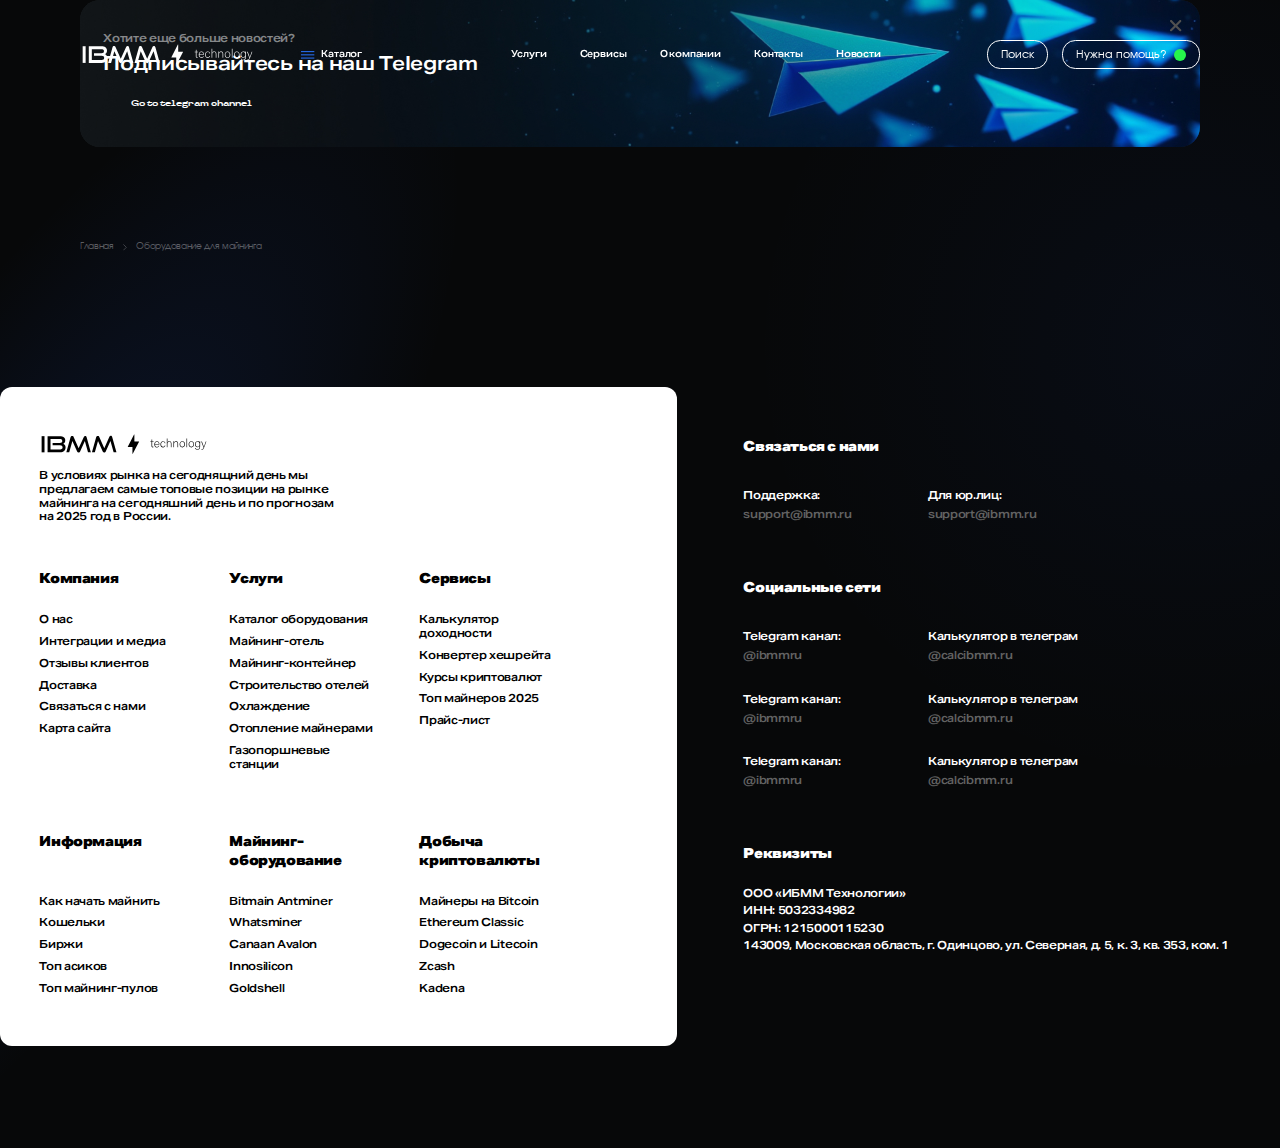
<file: blog.html>
<!DOCTYPE html>
<html lang="ru">

<head>
	<meta charset="UTF-8">
	<meta name="viewport" content="width=device-width, initial-scale=1.0">
	<title>IBMM - Майнинг оборудование</title>
	<link rel="stylesheet" href="assets/styles/variables.css">
	<link rel="stylesheet" href="assets/styles/fonts.css">
	<link rel="stylesheet" href="assets/styles/swiper-bundle.min.css">
	<link rel="stylesheet" href="assets/styles/main.css">
	<link rel="stylesheet" href="assets/styles/blog.css">
</head>

<body>
	<div class="wrapper">
		<header class="header">
			<div class="header__container container">
				<a href="/" class="header__logo">
					<img loading="lazy" src="assets/img/logo.svg" alt="IBMM Logo" class="header__logo-img">
				</a>

				<nav class="header__nav">
					<button class="header__catalog" type="button">
						<svg xmlns="http://www.w3.org/2000/svg" width="20" height="12" viewBox="0 0 20 12" fill="none" class="header__catalog-icon">
							<path d="M0 0H20V1.73821H0V0Z" fill="currentColor" />
							<path d="M0 4.867H20V6.60522H0V4.867Z" fill="currentColor" />
							<path d="M0 9.73401H20V11.4722H0V9.73401Z" fill="currentColor" />
						</svg>
						<span class="header__catalog-text">Каталог</span>
					</button>

					<ul class="header__menu">
						<li class="header__menu-item"><a href="#" class="header__menu-link">Услуги</a></li>
						<li class="header__menu-item"><a href="#" class="header__menu-link">Сервисы</a></li>
						<li class="header__menu-item">
							<a href="#" class="header__menu-link">О компании</a>
						</li>
						<li class="header__menu-item"><a href="#" class="header__menu-link">Контакты</a></li>
						<li class="header__menu-item"><a href="#" class="header__menu-link">Новости</a></li>
					</ul>
				</nav>

				<div class="header__actions">
					<button class="header__action-btn">
						<span class="header__action-btn-text">Поиск</span>
					</button>
					<button class="header__action-btn">
						<span class="header__action-btn-text">Нужна помощь?</span>
						<span class="header__action-btn-indicator"></span>
					</button>
					<button class="header__action-btn header__action-btn--menu" type="button">
						<svg xmlns="http://www.w3.org/2000/svg" width="20" height="12" viewBox="0 0 20 12" fill="none" class="header__menu-icon">
							<path d="M0 0H20V1.73821H0V0Z" fill="currentColor" />
							<path d="M0 4.867H20V6.60522H0V4.867Z" fill="currentColor" />
							<path d="M0 9.73401H20V11.4722H0V9.73401Z" fill="currentColor" />
						</svg>
					</button>
				</div>
			</div>
		</header>

		<main class="page page--offset">
			<section id="tg-banner" class="tg-banner">
				<div class="tg-banner__container container">
					<div class="tg-banner__card">
						<button id="tg-banner-close" class="tg-banner__close" type="button" aria-label="Закрыть баннер">
							<svg width="24" height="24" class="tg-banner__close-icon" viewBox="0 0 24 24" fill="none" xmlns="http://www.w3.org/2000/svg">
								<path fill-rule="evenodd" clip-rule="evenodd" d="M11.9996 14.1221L17.3026 19.4251C17.584 19.7065 17.9657 19.8646 18.3636 19.8646C18.7616 19.8646 19.1432 19.7065 19.4246 19.4251C19.706 19.1437 19.8641 18.7621 19.8641 18.3641C19.8641 17.9662 19.706 17.5845 19.4246 17.3031L14.1196 12.0001L19.4236 6.69711C19.5629 6.55778 19.6733 6.39238 19.7487 6.21036C19.824 6.02834 19.8628 5.83326 19.8627 5.63626C19.8627 5.43926 19.8238 5.2442 19.7484 5.06221C19.673 4.88022 19.5624 4.71488 19.4231 4.57561C19.2838 4.43634 19.1184 4.32588 18.9364 4.25054C18.7543 4.17519 18.5592 4.13644 18.3623 4.13648C18.1653 4.13653 17.9702 4.17538 17.7882 4.25081C17.6062 4.32624 17.4409 4.43678 17.3016 4.57611L11.9996 9.87911L6.6966 4.57611C6.5583 4.43278 6.39284 4.31843 6.20987 4.23973C6.0269 4.16103 5.83009 4.11956 5.63092 4.11774C5.43176 4.11591 5.23422 4.15377 5.04984 4.22911C4.86546 4.30444 4.69793 4.41574 4.55703 4.55652C4.41612 4.69729 4.30466 4.86471 4.22916 5.04902C4.15365 5.23333 4.1156 5.43083 4.11724 5.63C4.11887 5.82917 4.16016 6.02602 4.23869 6.20906C4.31721 6.3921 4.43141 6.55767 4.5746 6.69611L9.8796 12.0001L4.5756 17.3041C4.43241 17.4425 4.31821 17.6081 4.23969 17.7912C4.16116 17.9742 4.11987 18.1711 4.11824 18.3702C4.1166 18.5694 4.15465 18.7669 4.23016 18.9512C4.30566 19.1355 4.41712 19.3029 4.55803 19.4437C4.69893 19.5845 4.86646 19.6958 5.05084 19.7711C5.23522 19.8464 5.43276 19.8843 5.63192 19.8825C5.83109 19.8807 6.0279 19.8392 6.21087 19.7605C6.39384 19.6818 6.5593 19.5674 6.6976 19.4241L11.9996 14.1221Z" fill="currentColor" />
							</svg>
						</button>
						<div class="tg-banner__content">
							<div class="tg-banner__subtitle">Хотите еще больше новостей?</div>
							<div class="tg-banner__title">Подписывайтесь на наш Telegram</div>
							<a href="https://t.me/ibmmru" class="tg-banner__button button button--accent" target="_blank" rel="noopener">Go to telegram channel</a>
						</div>
						<div class="tg-banner__bg"></div>
					</div>
				</div>
			</section>

			<div class="breadcrumbs">
				<div class="breadcrumbs__container container">
					<div class="breadcrumbs__list">
						<div class="breadcrumbs__item">
							<a href="/" class="breadcrumbs__link">Главная</a>
						</div>
						<svg class="breadcrumbs__separator" width="6" height="10" viewBox="0 0 6 10" fill="none" xmlns="http://www.w3.org/2000/svg">
							<path d="M1 9L5 5L1 1" stroke="currentColor" stroke-linecap="round" />
						</svg>
						<div class="breadcrumbs__item">
							Оборудование для майнинга
						</div>
					</div>
				</div>
			</div>

			<section class="blog">
				<div class="blog__container container">

				</div>
			</section>
		</main>

		<footer class="footer">
			<div class="footer__container container container--xs">
				<div class="footer__wrapper">
					<div class="footer__card">
						<div class="footer__info">
							<a href="/" class="footer__logo">
								<img loading="lazy" src="assets/img/logo-dark.svg" alt="IBMM Logo" class="footer__logo-img">
							</a>
							<p class="footer__description">
								В условиях рынка на сегоднящний день мы предлагаем самые топовые позиции на рынке
								майнинга на сегодняшний день и по прогнозам на 2025 год в России.
							</p>
						</div>

						<div class="footer__nav">
							<div class="footer__column">
								<h3 class="footer__title">Компания</h3>
								<ul class="footer__menu">
									<li class="footer__menu-item">
										<a href="#" class="footer__menu-link">О нас</a>
									</li>
									<li class="footer__menu-item">
										<a href="#" class="footer__menu-link">Интеграции и медиа</a>
									</li>
									<li class="footer__menu-item">
										<a href="#" class="footer__menu-link">Отзывы клиентов</a>
									</li>
									<li class="footer__menu-item">
										<a href="#" class="footer__menu-link">Доставка</a>
									</li>
									<li class="footer__menu-item">
										<a href="#" class="footer__menu-link">Связаться с нами</a>
									</li>
									<li class="footer__menu-item">
										<a href="#" class="footer__menu-link">Карта сайта</a>
									</li>
								</ul>
							</div>

							<div class="footer__column">
								<h3 class="footer__title">Услуги</h3>
								<ul class="footer__menu">
									<li class="footer__menu-item">
										<a href="#" class="footer__menu-link">Каталог оборудования</a>
									</li>
									<li class="footer__menu-item">
										<a href="#" class="footer__menu-link">Майнинг-отель</a>
									</li>
									<li class="footer__menu-item">
										<a href="#" class="footer__menu-link">Майнинг-контейнер</a>
									</li>
									<li class="footer__menu-item">
										<a href="#" class="footer__menu-link">Строительство отелей</a>
									</li>
									<li class="footer__menu-item">
										<a href="#" class="footer__menu-link">Охлаждение</a>
									</li>
									<li class="footer__menu-item">
										<a href="#" class="footer__menu-link">Отопление майнерами</a>
									</li>
									<li class="footer__menu-item">
										<a href="#" class="footer__menu-link">Газопоршневые станции</a>
									</li>
								</ul>
							</div>

							<div class="footer__column">
								<h3 class="footer__title">Сервисы</h3>
								<ul class="footer__menu">
									<li class="footer__menu-item">
										<a href="#" class="footer__menu-link">Калькулятор доходности</a>
									</li>
									<li class="footer__menu-item">
										<a href="#" class="footer__menu-link">Конвертер хешрейта</a>
									</li>
									<li class="footer__menu-item">
										<a href="#" class="footer__menu-link">Курсы криптовалют</a>
									</li>
									<li class="footer__menu-item">
										<a href="#" class="footer__menu-link">Топ майнеров 2025</a>
									</li>
									<li class="footer__menu-item">
										<a href="#" class="footer__menu-link">Прайс-лист</a>
									</li>
								</ul>
							</div>

							<div class="footer__column">
								<h3 class="footer__title">Информация</h3>
								<ul class="footer__menu">
									<li class="footer__menu-item">
										<a href="#" class="footer__menu-link">Как начать майнить</a>
									</li>
									<li class="footer__menu-item">
										<a href="#" class="footer__menu-link">Кошельки</a>
									</li>
									<li class="footer__menu-item">
										<a href="#" class="footer__menu-link">Биржи</a>
									</li>
									<li class="footer__menu-item">
										<a href="#" class="footer__menu-link">Топ асиков</a>
									</li>
									<li class="footer__menu-item">
										<a href="#" class="footer__menu-link">Топ майнинг-пулов</a>
									</li>
								</ul>
							</div>

							<div class="footer__column">
								<h3 class="footer__title">Майнинг- <br>оборудование</h3>
								<ul class="footer__menu">
									<li class="footer__menu-item">
										<a href="#" class="footer__menu-link">Bitmain Antminer</a>
									</li>
									<li class="footer__menu-item">
										<a href="#" class="footer__menu-link">Whatsminer</a>
									</li>
									<li class="footer__menu-item">
										<a href="#" class="footer__menu-link">Canaan Avalon</a>
									</li>
									<li class="footer__menu-item">
										<a href="#" class="footer__menu-link">Innosilicon</a>
									</li>
									<li class="footer__menu-item">
										<a href="#" class="footer__menu-link">Goldshell</a>
									</li>
								</ul>
							</div>

							<div class="footer__column">
								<h3 class="footer__title">
									Добыча <br>
									криптовалюты
								</h3>
								<ul class="footer__menu">
									<li class="footer__menu-item">
										<a href="#" class="footer__menu-link">Майнеры на Bitcoin</a>
									</li>
									<li class="footer__menu-item">
										<a href="#" class="footer__menu-link">Ethereum Classic</a>
									</li>
									<li class="footer__menu-item">
										<a href="#" class="footer__menu-link">Dogecoin и Litecoin</a>
									</li>
									<li class="footer__menu-item">
										<a href="#" class="footer__menu-link">Zcash</a>
									</li>
									<li class="footer__menu-item">
										<a href="#" class="footer__menu-link">Kadena</a>
									</li>
								</ul>
							</div>
						</div>
					</div>

					<div class="footer__contacts">
						<div class="footer__contact">
							<h3 class="footer__contact-title">Связаться с нами</h3>
							<div class="footer__contact-list">
								<div class="footer__contact-item">
									<span class="footer__contact-text">Поддержка: </span>
									<a href="mailto:support@ibmm.ru" class="footer__contact-link" target="_blank" rel="noreferrer">support@ibmm.ru</a>
								</div>
								<div class="footer__contact-item">
									<span class="footer__contact-text">Для юр.лиц: </span>
									<a href="mailto:support@ibmm.ru" class="footer__contact-link" target="_blank" rel="noreferrer">support@ibmm.ru</a>
								</div>
							</div>
						</div>

						<div class="footer__contact">
							<h3 class="footer__contact-title">Социальные сети</h3>
							<div class="footer__contact-list">
								<div class="footer__contact-item">
									<span class="footer__contact-text">Telegram канал: </span>
									<a href="https://t.me/ibmmru" class="footer__contact-link" target="_blank" rel="noreferrer">
										@ibmmru
									</a>
								</div>
								<div class="footer__contact-item">
									<span class="footer__contact-text">Калькулятор в телеграм</span>
									<a href="https://t.me/ibmmru" class="footer__contact-link" target="_blank" rel="noreferrer">
										@calcibmm.ru
									</a>
								</div>
								<div class="footer__contact-item">
									<span class="footer__contact-text">Telegram канал: </span>
									<a href="https://t.me/ibmmru" class="footer__contact-link" target="_blank" rel="noreferrer">
										@ibmmru
									</a>
								</div>
								<div class="footer__contact-item">
									<span class="footer__contact-text">Калькулятор в телеграм</span>
									<a href="https://t.me/ibmmru" class="footer__contact-link" target="_blank" rel="noreferrer">
										@calcibmm.ru
									</a>
								</div>
								<div class="footer__contact-item">
									<span class="footer__contact-text">Telegram канал: </span>
									<a href="https://t.me/ibmmru" class="footer__contact-link" target="_blank" rel="noreferrer">
										@ibmmru
									</a>
								</div>
								<div class="footer__contact-item">
									<span class="footer__contact-text">Калькулятор в телеграм</span>
									<a href="https://t.me/ibmmru" class="footer__contact-link" target="_blank" rel="noreferrer">
										@calcibmm.ru
									</a>
								</div>
							</div>
						</div>

						<div class="footer__requisites">
							<h3 class="footer__requisites-title">Реквизиты</h3>
							<div class="footer__requisites-item">ООО «ИБММ Технологии»</div>
							<div class="footer__requisites-item">ИНН: 5032334982</div>
							<div class="footer__requisites-item">ОГРН: 1215000115230</div>
							<div class="footer__requisites-item">
								143009, Московская область, г. Одинцово, ул. Северная, д. 5, к. 3, кв. 353, ком. 1
							</div>
						</div>
					</div>
				</div>
			</div>
		</footer>
	</div>

	<script src="assets/js/swiper-bundle.min.js"></script>
	<script src="assets/js/main.js"></script>
	<script src="assets/js/blog.js"></script>
</body>

</html>
</file>
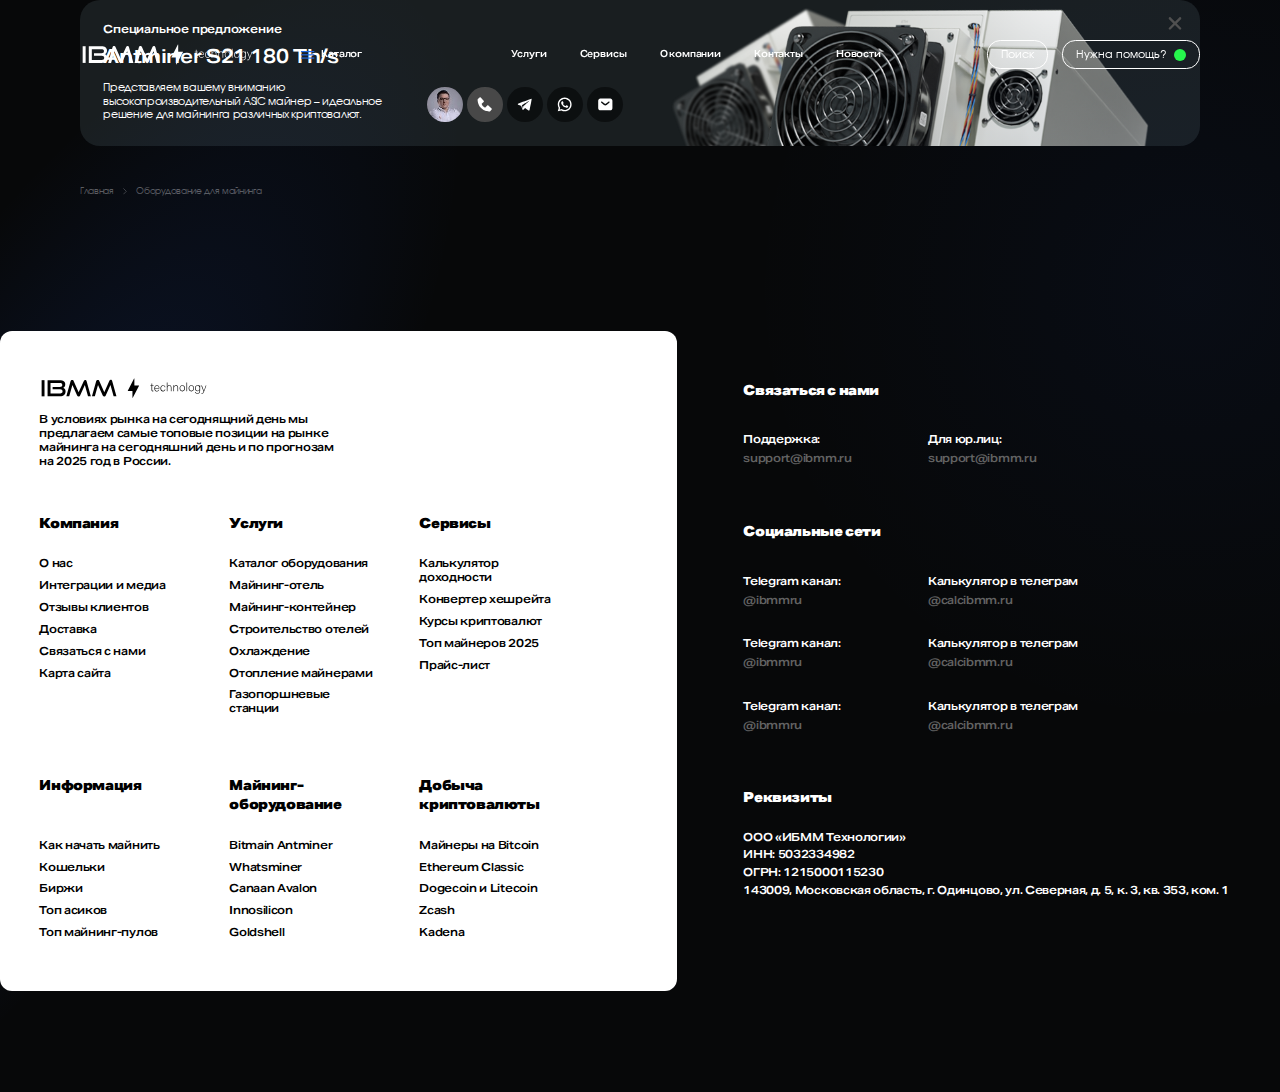
<file: catalog.html>
<!DOCTYPE html>
<html lang="ru">

<head>
	<meta charset="UTF-8">
	<meta name="viewport" content="width=device-width, initial-scale=1.0">
	<title>IBMM - Майнинг оборудование</title>
	<link rel="stylesheet" href="assets/styles/variables.css">
	<link rel="stylesheet" href="assets/styles/fonts.css">
	<link rel="stylesheet" href="assets/styles/swiper-bundle.min.css">
	<link rel="stylesheet" href="assets/styles/main.css">
</head>

<body>
	<div class="wrapper">
		<header class="header">
			<div class="header__container container">
				<a href="/" class="header__logo">
					<img loading="lazy" src="assets/img/logo.svg" alt="IBMM Logo" class="header__logo-img">
				</a>

				<nav class="header__nav">
					<button class="header__catalog" type="button">
						<svg xmlns="http://www.w3.org/2000/svg" width="20" height="12" viewBox="0 0 20 12" fill="none" class="header__catalog-icon">
							<path d="M0 0H20V1.73821H0V0Z" fill="currentColor" />
							<path d="M0 4.867H20V6.60522H0V4.867Z" fill="currentColor" />
							<path d="M0 9.73401H20V11.4722H0V9.73401Z" fill="currentColor" />
						</svg>
						<span class="header__catalog-text">Каталог</span>
					</button>

					<ul class="header__menu">
						<li class="header__menu-item"><a href="#" class="header__menu-link">Услуги</a></li>
						<li class="header__menu-item"><a href="#" class="header__menu-link">Сервисы</a></li>
						<li class="header__menu-item">
							<a href="#" class="header__menu-link">О компании</a>
						</li>
						<li class="header__menu-item"><a href="#" class="header__menu-link">Контакты</a></li>
						<li class="header__menu-item"><a href="#" class="header__menu-link">Новости</a></li>
					</ul>
				</nav>

				<div class="header__actions">
					<button class="header__action-btn">
						<span class="header__action-btn-text">Поиск</span>
					</button>
					<button class="header__action-btn">
						<span class="header__action-btn-text">Нужна помощь?</span>
						<span class="header__action-btn-indicator"></span>
					</button>
					<button class="header__action-btn header__action-btn--menu" type="button">
						<svg xmlns="http://www.w3.org/2000/svg" width="20" height="12" viewBox="0 0 20 12" fill="none" class="header__menu-icon">
							<path d="M0 0H20V1.73821H0V0Z" fill="currentColor" />
							<path d="M0 4.867H20V6.60522H0V4.867Z" fill="currentColor" />
							<path d="M0 9.73401H20V11.4722H0V9.73401Z" fill="currentColor" />
						</svg>
					</button>
				</div>
			</div>
		</header>

		<main class="page page--offset">
			<section id="special-offer" class="special-offer">
				<div class="special-offer__container container">
					<div class="special-offer__card">
						<button id="special-offer-close" class="special-offer__close" type="button">
							<svg width="16" height="20" class="special-offer__close-icon" viewBox="0 0 16 20" fill="none" xmlns="http://www.w3.org/2000/svg">
								<path fill-rule="evenodd" clip-rule="evenodd" d="M7.9996 10.1221L13.3026 15.4251C13.584 15.7065 13.9657 15.8646 14.3636 15.8646C14.7616 15.8646 15.1432 15.7065 15.4246 15.4251C15.706 15.1437 15.8641 14.7621 15.8641 14.3641C15.8641 13.9662 15.706 13.5845 15.4246 13.3031L10.1196 8.00011L15.4236 2.69711C15.5629 2.55778 15.6733 2.39238 15.7487 2.21036C15.824 2.02834 15.8628 1.83326 15.8627 1.63626C15.8627 1.43926 15.8238 1.2442 15.7484 1.06221C15.673 0.880224 15.5624 0.714877 15.4231 0.57561C15.2838 0.436343 15.1184 0.325884 14.9364 0.250538C14.7543 0.175193 14.5592 0.136437 14.3623 0.136483C14.1653 0.13653 13.9702 0.175377 13.7882 0.250809C13.6062 0.32624 13.4409 0.436778 13.3016 0.57611L7.9996 5.87911L2.6966 0.57611C2.5583 0.432781 2.39284 0.318431 2.20987 0.239733C2.0269 0.161034 1.83009 0.119563 1.63092 0.117739C1.43176 0.115915 1.23422 0.153774 1.04984 0.229109C0.865462 0.304443 0.697932 0.415744 0.557027 0.556516C0.416123 0.697288 0.304664 0.864713 0.229156 1.04902C0.153648 1.23333 0.115602 1.43083 0.117238 1.63C0.118874 1.82917 0.16016 2.02602 0.238686 2.20906C0.317212 2.3921 0.431406 2.55767 0.574604 2.69611L5.8796 8.00011L0.575604 13.3041C0.432406 13.4425 0.318212 13.6081 0.239686 13.7912C0.16116 13.9742 0.119874 14.1711 0.118238 14.3702C0.116602 14.5694 0.154648 14.7669 0.230156 14.9512C0.305664 15.1355 0.417122 15.3029 0.558027 15.4437C0.698932 15.5845 0.866462 15.6958 1.05084 15.7711C1.23522 15.8464 1.43276 15.8843 1.63192 15.8825C1.83109 15.8807 2.0279 15.8392 2.21087 15.7605C2.39384 15.6818 2.5593 15.5674 2.6976 15.4241L7.9996 10.1221Z" fill="currentColor" />
							</svg>
						</button>

						<div class="special-offer__content">
							<div class="special-offer__content-wrapper">
								<span class="special-offer__label">Специальное предложение</span>
								<h2 class="special-offer__title">Antminer S21 180 Th/s</h2>

								<div class="special-offer__image-wrapper">
									<img src="assets/img/special-offer/miners.png" alt="Antminer S21" class="special-offer__image">
								</div>

								<p class="special-offer__description">
									Представляем вашему вниманию высокопроизводительный ASIC майнер – идеальное решение для майнинга различных криптовалют.
								</p>
							</div>

							<div class="special-offer__social">
								<a href="#" class="special-offer__social-link">
									<img src="assets/img/operators/merkulov.jpg" alt="Operator" class="special-offer__social-icon special-offer__social-icon--operator">
								</a>
								<a href="tel:+74951496091" class="special-offer__social-link special-offer__social-link--phone">
									<svg width="26" height="26" class="special-offer__social-icon special-offer__social-icon--phone" viewBox="0 0 26 26" fill="none" xmlns="http://www.w3.org/2000/svg">
										<path d="M23.3903 18.7122L18.522 14.2858C18.292 14.0764 17.9895 13.9647 17.6786 13.9743C17.3677 13.9839 17.0727 14.1141 16.8561 14.3373L13.9902 17.2846C13.3004 17.1529 11.9135 16.7206 10.486 15.2966C9.05843 13.8679 8.62609 12.4775 8.49795 11.7924L11.4429 8.92537C11.6661 8.70876 11.7963 8.41378 11.8059 8.10287C11.8156 7.79195 11.7038 7.4895 11.4944 7.25951L7.06919 2.39245C6.85966 2.16173 6.56845 2.02179 6.25739 2.00234C5.94634 1.98288 5.63996 2.08545 5.40331 2.28825L2.80449 4.51699C2.59744 4.7248 2.47385 5.00137 2.45718 5.29424C2.43922 5.59364 2.0967 12.6858 7.59614 18.1876C12.3938 22.984 18.4034 23.3349 20.0585 23.3349C20.3004 23.3349 20.4489 23.3278 20.4885 23.3254C20.7811 23.3081 21.0572 23.1841 21.2645 22.9769L23.4921 20.3769C23.6957 20.141 23.799 19.8348 23.78 19.5238C23.761 19.2128 23.6211 18.9215 23.3903 18.7122Z" fill="currentColor" />
									</svg>
								</a>
								<a href="https://t.me/ibmm_russia?text=%D0%97%D0%B4%D1%80%D0%B0%D0%B2%D1%81%D1%82%D0%B2%D1%83%D0%B9%D1%82%D0%B5!%20%D0%9D%D0%BE%D0%BC%D0%B5%D1%80%20%D0%BC%D0%BE%D0%B5%D0%B9%20%D0%B7%D0%B0%D1%8F%D0%B2%D0%BA%D0%B8:%201196118%20(%D0%9F%D0%BE%D0%B6%D0%B0%D0%BB%D1%83%D0%B9%D1%81%D1%82%D0%B0,%20%D0%BD%D0%B5%20%D1%83%D0%B4%D0%B0%D0%BB%D1%8F%D0%B9%D1%82%D0%B5%20%D1%8D%D1%82%D1%83%20%D1%81%D1%82%D1%80%D0%BE%D1%87%D0%BA%D1%83:%20%D0%BE%D0%BD%D0%B0%20%D0%BF%D0%BE%D0%BD%D0%B0%D0%B4%D0%BE%D0%B1%D0%B8%D1%82%D1%81%D1%8F%20%D0%BD%D0%B0%D0%BC,%20%D1%87%D1%82%D0%BE%D0%B1%D1%8B%20%D0%BE%D0%BF%D0%B5%D1%80%D0%B0%D1%82%D0%B8%D0%B2%D0%BD%D0%BE%20%D0%92%D0%B0%D1%81%20%D0%BD%D0%B0%D0%B9%D1%82%D0%B8)" class="special-offer__social-link" target="_blank" rel="nofollow">
									<svg width="23" height="22" class="special-offer__social-icon special-offer__social-icon--telegram" viewBox="0 0 23 22" fill="none" xmlns="http://www.w3.org/2000/svg">
										<g clip-path="url(#clip0_630_2130)">
											<path fill-rule="evenodd" clip-rule="evenodd" d="M17.2433 20.2493C17.5296 20.452 17.8985 20.5026 18.2274 20.3782C18.5563 20.2528 18.7981 19.9719 18.871 19.6315C19.6435 16.001 21.5174 6.81184 22.2206 3.50937C22.2739 3.26046 22.185 3.00177 21.9894 2.83554C21.7939 2.6693 21.5227 2.6213 21.2809 2.71108C17.5536 4.09074 6.07447 8.39773 1.38256 10.1339C1.08476 10.2441 0.890966 10.5303 0.900744 10.8441C0.911412 11.1588 1.12298 11.4317 1.4279 11.5233C3.53205 12.1527 6.29404 13.0283 6.29404 13.0283C6.29404 13.0283 7.5848 16.9264 8.25774 18.9087C8.34219 19.1577 8.53687 19.3532 8.79378 19.4208C9.0498 19.4875 9.3236 19.4172 9.51473 19.2368C10.5957 18.2163 12.2669 16.6384 12.2669 16.6384C12.2669 16.6384 15.4423 18.9665 17.2433 20.2493ZM7.4559 12.5358L8.94846 17.4589L9.28004 14.3413C9.28004 14.3413 15.0467 9.14001 18.3341 6.17534C18.4301 6.08823 18.4434 5.94244 18.3634 5.84021C18.2843 5.73798 18.1385 5.71398 18.0291 5.78331C14.2191 8.21639 7.4559 12.5358 7.4559 12.5358Z" fill="currentColor" />
										</g>
										<defs>
											<clipPath id="clip0_630_2130">
												<rect width="21.3349" height="21.3349" fill="white" transform="translate(0.900391 0.00146484)" />
											</clipPath>
										</defs>
									</svg>
								</a>
								<a href="https://api.whatsapp.com/send?phone=79060469278&" class="special-offer__social-link" target="_blank" rel="nofollow">
									<svg width="26" height="26" class="special-offer__social-icon" viewBox="0 0 26 26" fill="none" xmlns="http://www.w3.org/2000/svg">
										<path d="M13.0317 2.29492C7.32139 2.29492 2.67279 6.93951 2.67072 12.6499C2.66968 14.4752 3.14778 16.2571 4.05421 17.8273L2.64844 23.0372L8.07506 21.755C9.58821 22.5806 11.2916 23.0139 13.0257 23.0149H13.0297C18.739 23.0149 23.3856 18.3693 23.3887 12.66C23.3908 9.89194 22.3144 7.28939 20.3584 5.33132C18.4024 3.37428 15.8029 2.29596 13.0317 2.29492ZM13.0297 4.36915C15.245 4.37019 17.3268 5.2339 18.8918 6.79786C20.4569 8.36391 21.3166 10.4448 21.3145 12.658C21.3124 17.2254 17.5972 20.9407 13.0277 20.9407C11.6452 20.9397 10.2758 20.5925 9.06964 19.934L8.3708 19.5532L7.59904 19.7355L5.55722 20.2176L6.05552 18.3662L6.28037 17.5357L5.85094 16.7902C5.12703 15.5374 4.74391 14.1049 4.74495 12.6499C4.74702 8.08449 8.4633 4.36915 13.0297 4.36915ZM9.36538 7.86942C9.19218 7.86942 8.91214 7.93424 8.67464 8.19351C8.43714 8.45176 7.76717 9.07722 7.76717 10.3508C7.76717 11.6244 8.6949 12.8555 8.82454 13.0287C8.95314 13.2008 10.6153 15.8969 13.2465 16.934C15.4327 17.7959 15.8767 17.6258 16.3517 17.5822C16.8267 17.5397 17.8841 16.9573 18.0998 16.3527C18.3156 15.7481 18.3161 15.2279 18.2518 15.1211C18.1875 15.0133 18.0148 14.9489 17.7555 14.8193C17.4972 14.6897 16.2246 14.0648 15.9871 13.9787C15.7496 13.8926 15.5759 13.849 15.4037 14.1083C15.2316 14.3676 14.7368 14.949 14.5854 15.1211C14.434 15.2943 14.2836 15.3176 14.0243 15.188C13.765 15.0573 12.9314 14.7832 11.942 13.9017C11.1724 13.2162 10.6532 12.3703 10.5017 12.1111C10.3514 11.8528 10.4876 11.711 10.6172 11.5824C10.7334 11.4662 10.8745 11.28 11.0041 11.1286C11.1327 10.9772 11.1773 10.8693 11.2634 10.6972C11.3495 10.525 11.3054 10.3731 11.2411 10.2434C11.1768 10.1138 10.6732 8.83549 10.443 8.32315C10.2491 7.89275 10.0442 7.88275 9.85963 7.87549C9.70925 7.86927 9.53754 7.86942 9.36538 7.86942Z" fill="currentColor" />
									</svg>
								</a>
								<a href="mailto:feedback@ibmm.ru" class="special-offer__social-link" target="_blank" rel="nofollow">
									<svg width="25" height="26" class="special-offer__social-icon special-offer__social-icon--mail" viewBox="0 0 25 26" fill="none" xmlns="http://www.w3.org/2000/svg">
										<path fill-rule="evenodd" clip-rule="evenodd" d="M4.99516 21.5569C4.14641 21.5569 3.33241 21.2057 2.73225 20.5806C2.13209 19.9554 1.79492 19.1075 1.79492 18.2234V7.11142C1.79492 6.22729 2.13209 5.37938 2.73225 4.75422C3.33241 4.12905 4.14641 3.77783 4.99516 3.77783H19.9296C20.7784 3.77783 21.5924 4.12905 22.1925 4.75422C22.7927 5.37938 23.1299 6.22729 23.1299 7.11142V18.2234C23.1299 19.1075 22.7927 19.9554 22.1925 20.5806C21.5924 21.2057 20.7784 21.5569 19.9296 21.5569H4.99516ZM7.79537 8.46707C7.68671 8.37042 7.56051 8.29749 7.42427 8.25262C7.28802 8.20774 7.14452 8.19184 7.00226 8.20585C6.86 8.21986 6.7219 8.26349 6.59614 8.33417C6.47039 8.40485 6.35954 8.50112 6.27019 8.61727C6.18084 8.73343 6.11481 8.8671 6.076 9.01035C6.0372 9.1536 6.02642 9.30351 6.0443 9.45119C6.06219 9.59886 6.10837 9.74129 6.18012 9.87001C6.25186 9.99874 6.34769 10.1111 6.46194 10.2005L10.4622 13.5352C11.0298 14.0086 11.7353 14.2665 12.4624 14.2665C13.1895 14.2665 13.8949 14.0086 14.4625 13.5352L18.4628 10.2016C18.5723 10.1104 18.6633 9.99769 18.7309 9.86982C18.7985 9.74194 18.8412 9.60146 18.8567 9.45638C18.8721 9.3113 18.86 9.16448 18.821 9.02428C18.782 8.88409 18.7168 8.75328 18.6293 8.63931C18.5417 8.52534 18.4335 8.43045 18.3107 8.36006C18.1879 8.28967 18.0531 8.24516 17.9138 8.22906C17.7745 8.21297 17.6336 8.2256 17.499 8.26625C17.3644 8.3069 17.2388 8.37476 17.1294 8.46596L13.1291 11.7995C12.9399 11.9573 12.7048 12.0433 12.4624 12.0433C12.22 12.0433 11.9849 11.9573 11.7957 11.7995L7.79537 8.46707Z" fill="currentColor" />
									</svg>
								</a>
							</div>
						</div>
					</div>
				</div>
			</section>

			<div class="breadcrumbs">
				<div class="breadcrumbs__container container">
					<div class="breadcrumbs__list">
						<div class="breadcrumbs__item">
							<a href="/" class="breadcrumbs__link">Главная</a>
						</div>
						<svg class="breadcrumbs__separator" width="6" height="10" viewBox="0 0 6 10" fill="none" xmlns="http://www.w3.org/2000/svg">
							<path d="M1 9L5 5L1 1" stroke="currentColor" stroke-linecap="round" />
						</svg>
						<div class="breadcrumbs__item">
							Оборудование для майнинга
						</div>
					</div>
				</div>
			</div>

		</main>

		<footer class="footer">
			<div class="footer__container container container--xs">
				<div class="footer__wrapper">
					<div class="footer__card">
						<div class="footer__info">
							<a href="/" class="footer__logo">
								<img loading="lazy" src="assets/img/logo-dark.svg" alt="IBMM Logo" class="footer__logo-img">
							</a>
							<p class="footer__description">
								В условиях рынка на сегоднящний день мы предлагаем самые топовые позиции на рынке
								майнинга на сегодняшний день и по прогнозам на 2025 год в России.
							</p>
						</div>

						<div class="footer__nav">
							<div class="footer__column">
								<h3 class="footer__title">Компания</h3>
								<ul class="footer__menu">
									<li class="footer__menu-item">
										<a href="#" class="footer__menu-link">О нас</a>
									</li>
									<li class="footer__menu-item">
										<a href="#" class="footer__menu-link">Интеграции и медиа</a>
									</li>
									<li class="footer__menu-item">
										<a href="#" class="footer__menu-link">Отзывы клиентов</a>
									</li>
									<li class="footer__menu-item">
										<a href="#" class="footer__menu-link">Доставка</a>
									</li>
									<li class="footer__menu-item">
										<a href="#" class="footer__menu-link">Связаться с нами</a>
									</li>
									<li class="footer__menu-item">
										<a href="#" class="footer__menu-link">Карта сайта</a>
									</li>
								</ul>
							</div>

							<div class="footer__column">
								<h3 class="footer__title">Услуги</h3>
								<ul class="footer__menu">
									<li class="footer__menu-item">
										<a href="#" class="footer__menu-link">Каталог оборудования</a>
									</li>
									<li class="footer__menu-item">
										<a href="#" class="footer__menu-link">Майнинг-отель</a>
									</li>
									<li class="footer__menu-item">
										<a href="#" class="footer__menu-link">Майнинг-контейнер</a>
									</li>
									<li class="footer__menu-item">
										<a href="#" class="footer__menu-link">Строительство отелей</a>
									</li>
									<li class="footer__menu-item">
										<a href="#" class="footer__menu-link">Охлаждение</a>
									</li>
									<li class="footer__menu-item">
										<a href="#" class="footer__menu-link">Отопление майнерами</a>
									</li>
									<li class="footer__menu-item">
										<a href="#" class="footer__menu-link">Газопоршневые станции</a>
									</li>
								</ul>
							</div>

							<div class="footer__column">
								<h3 class="footer__title">Сервисы</h3>
								<ul class="footer__menu">
									<li class="footer__menu-item">
										<a href="#" class="footer__menu-link">Калькулятор доходности</a>
									</li>
									<li class="footer__menu-item">
										<a href="#" class="footer__menu-link">Конвертер хешрейта</a>
									</li>
									<li class="footer__menu-item">
										<a href="#" class="footer__menu-link">Курсы криптовалют</a>
									</li>
									<li class="footer__menu-item">
										<a href="#" class="footer__menu-link">Топ майнеров 2025</a>
									</li>
									<li class="footer__menu-item">
										<a href="#" class="footer__menu-link">Прайс-лист</a>
									</li>
								</ul>
							</div>

							<div class="footer__column">
								<h3 class="footer__title">Информация</h3>
								<ul class="footer__menu">
									<li class="footer__menu-item">
										<a href="#" class="footer__menu-link">Как начать майнить</a>
									</li>
									<li class="footer__menu-item">
										<a href="#" class="footer__menu-link">Кошельки</a>
									</li>
									<li class="footer__menu-item">
										<a href="#" class="footer__menu-link">Биржи</a>
									</li>
									<li class="footer__menu-item">
										<a href="#" class="footer__menu-link">Топ асиков</a>
									</li>
									<li class="footer__menu-item">
										<a href="#" class="footer__menu-link">Топ майнинг-пулов</a>
									</li>
								</ul>
							</div>

							<div class="footer__column">
								<h3 class="footer__title">Майнинг- <br>оборудование</h3>
								<ul class="footer__menu">
									<li class="footer__menu-item">
										<a href="#" class="footer__menu-link">Bitmain Antminer</a>
									</li>
									<li class="footer__menu-item">
										<a href="#" class="footer__menu-link">Whatsminer</a>
									</li>
									<li class="footer__menu-item">
										<a href="#" class="footer__menu-link">Canaan Avalon</a>
									</li>
									<li class="footer__menu-item">
										<a href="#" class="footer__menu-link">Innosilicon</a>
									</li>
									<li class="footer__menu-item">
										<a href="#" class="footer__menu-link">Goldshell</a>
									</li>
								</ul>
							</div>

							<div class="footer__column">
								<h3 class="footer__title">
									Добыча <br>
									криптовалюты
								</h3>
								<ul class="footer__menu">
									<li class="footer__menu-item">
										<a href="#" class="footer__menu-link">Майнеры на Bitcoin</a>
									</li>
									<li class="footer__menu-item">
										<a href="#" class="footer__menu-link">Ethereum Classic</a>
									</li>
									<li class="footer__menu-item">
										<a href="#" class="footer__menu-link">Dogecoin и Litecoin</a>
									</li>
									<li class="footer__menu-item">
										<a href="#" class="footer__menu-link">Zcash</a>
									</li>
									<li class="footer__menu-item">
										<a href="#" class="footer__menu-link">Kadena</a>
									</li>
								</ul>
							</div>
						</div>
					</div>

					<div class="footer__contacts">
						<div class="footer__contact">
							<h3 class="footer__contact-title">Связаться с нами</h3>
							<div class="footer__contact-list">
								<div class="footer__contact-item">
									<span class="footer__contact-text">Поддержка: </span>
									<a href="mailto:support@ibmm.ru" class="footer__contact-link" target="_blank" rel="noreferrer">support@ibmm.ru</a>
								</div>
								<div class="footer__contact-item">
									<span class="footer__contact-text">Для юр.лиц: </span>
									<a href="mailto:support@ibmm.ru" class="footer__contact-link" target="_blank" rel="noreferrer">support@ibmm.ru</a>
								</div>
							</div>
						</div>

						<div class="footer__contact">
							<h3 class="footer__contact-title">Социальные сети</h3>
							<div class="footer__contact-list">
								<div class="footer__contact-item">
									<span class="footer__contact-text">Telegram канал: </span>
									<a href="https://t.me/ibmmru" class="footer__contact-link" target="_blank" rel="noreferrer">
										@ibmmru
									</a>
								</div>
								<div class="footer__contact-item">
									<span class="footer__contact-text">Калькулятор в телеграм</span>
									<a href="https://t.me/ibmmru" class="footer__contact-link" target="_blank" rel="noreferrer">
										@calcibmm.ru
									</a>
								</div>
								<div class="footer__contact-item">
									<span class="footer__contact-text">Telegram канал: </span>
									<a href="https://t.me/ibmmru" class="footer__contact-link" target="_blank" rel="noreferrer">
										@ibmmru
									</a>
								</div>
								<div class="footer__contact-item">
									<span class="footer__contact-text">Калькулятор в телеграм</span>
									<a href="https://t.me/ibmmru" class="footer__contact-link" target="_blank" rel="noreferrer">
										@calcibmm.ru
									</a>
								</div>
								<div class="footer__contact-item">
									<span class="footer__contact-text">Telegram канал: </span>
									<a href="https://t.me/ibmmru" class="footer__contact-link" target="_blank" rel="noreferrer">
										@ibmmru
									</a>
								</div>
								<div class="footer__contact-item">
									<span class="footer__contact-text">Калькулятор в телеграм</span>
									<a href="https://t.me/ibmmru" class="footer__contact-link" target="_blank" rel="noreferrer">
										@calcibmm.ru
									</a>
								</div>
							</div>
						</div>

						<div class="footer__requisites">
							<h3 class="footer__requisites-title">Реквизиты</h3>
							<div class="footer__requisites-item">ООО «ИБММ Технологии»</div>
							<div class="footer__requisites-item">ИНН: 5032334982</div>
							<div class="footer__requisites-item">ОГРН: 1215000115230</div>
							<div class="footer__requisites-item">
								143009, Московская область, г. Одинцово, ул. Северная, д. 5, к. 3, кв. 353, ком. 1
							</div>
						</div>
					</div>
				</div>
			</div>
		</footer>
	</div>

	<script src="assets/js/swiper-bundle.min.js"></script>
	<script src="assets/js/main.js"></script>
</body>

</html>
</file>
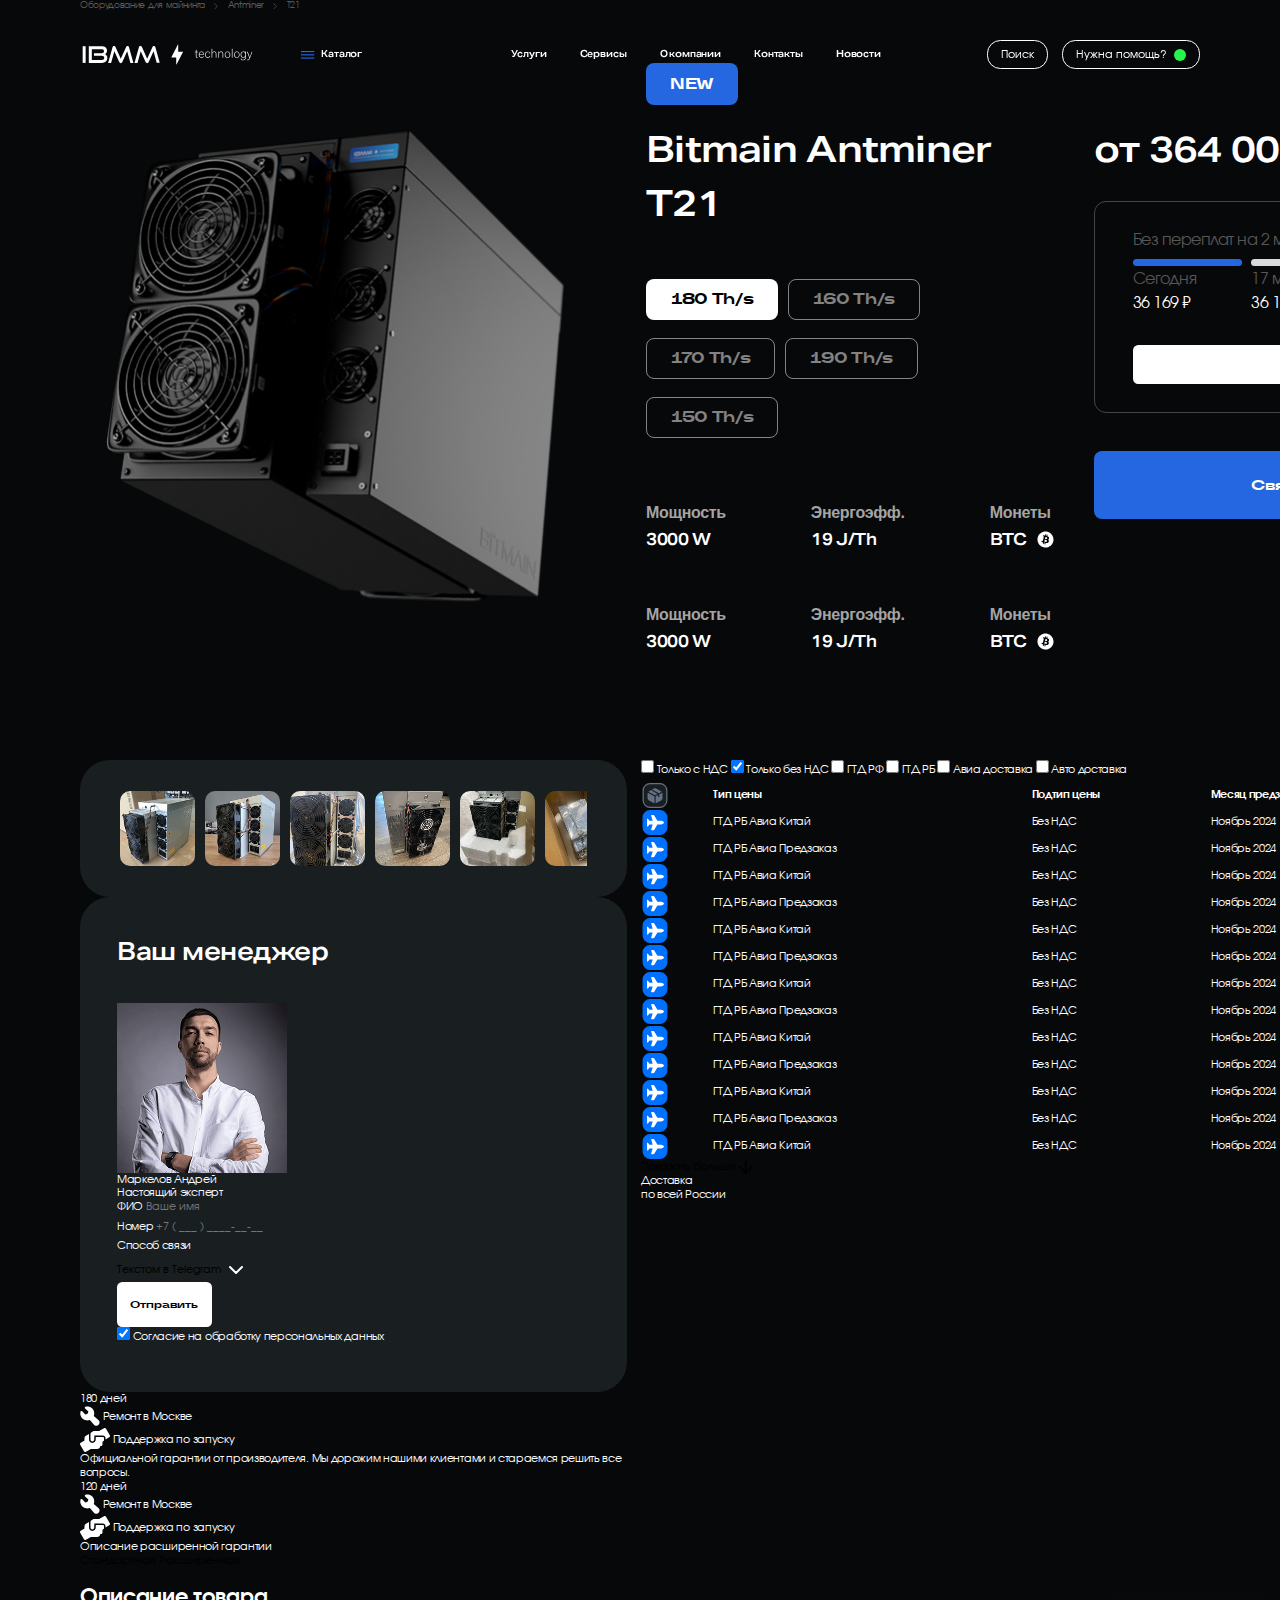
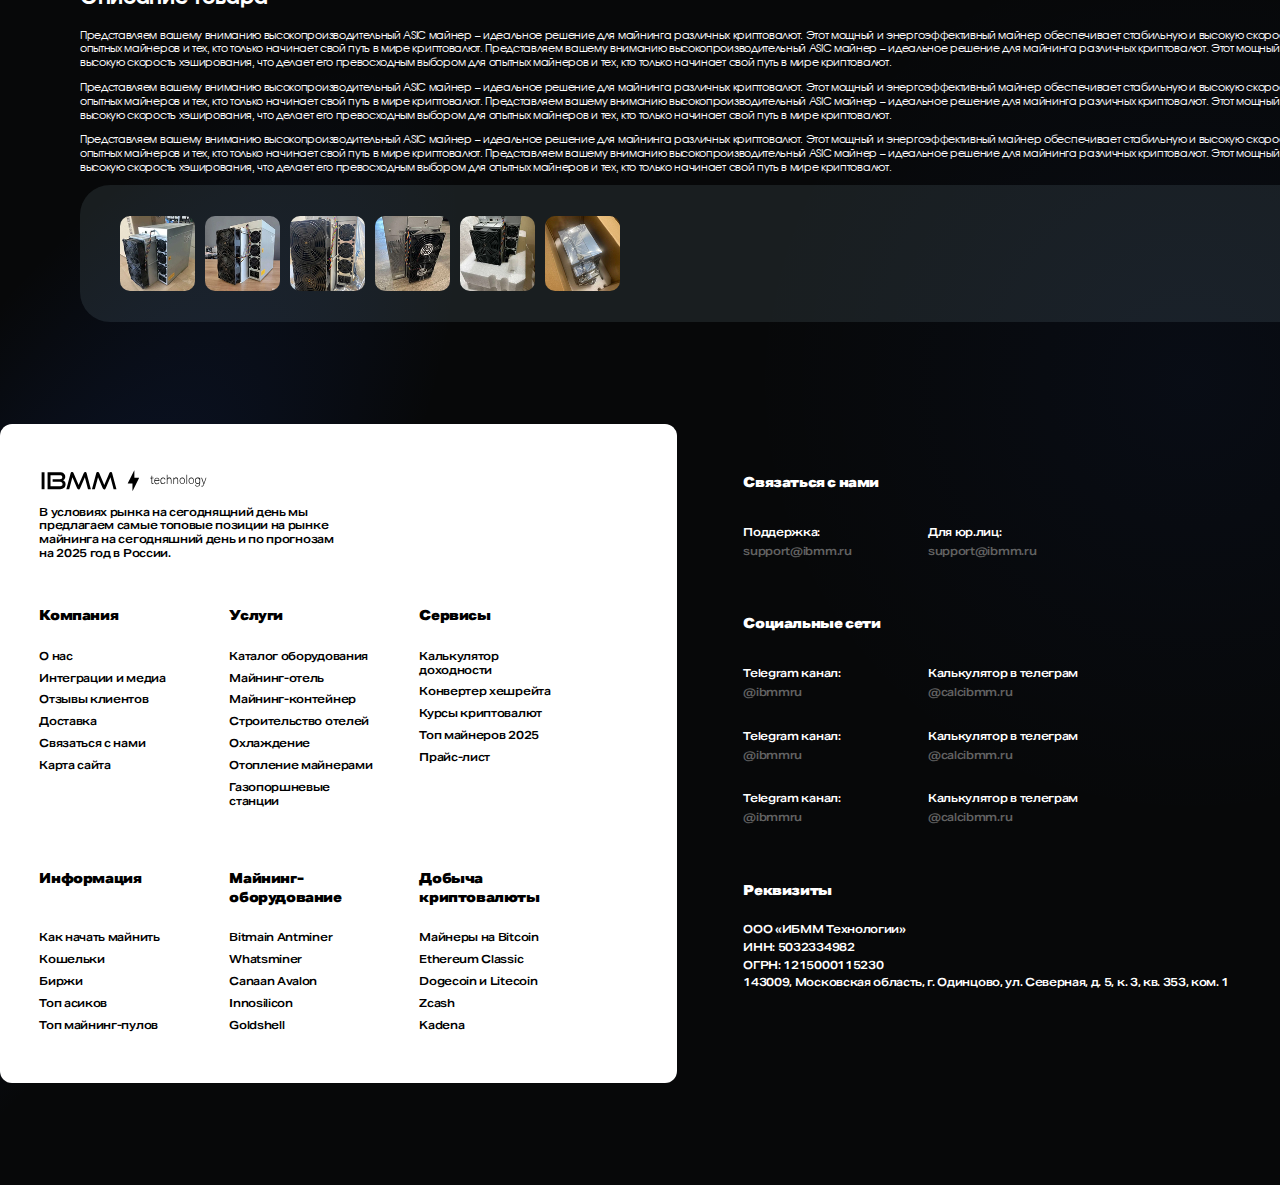
<file: product.html>
<!DOCTYPE html>
<html lang="ru">

<head>
	<meta charset="UTF-8">
	<meta name="viewport" content="width=device-width, initial-scale=1.0">
	<title>IBMM - Майнинг оборудование</title>
	<link rel="stylesheet" href="assets/styles/variables.css">
	<link rel="stylesheet" href="assets/styles/fonts.css">
	<link rel="stylesheet" href="assets/styles/swiper-bundle.min.css">
	<link rel="stylesheet" href="assets/styles/main.css">
	<!-- TODO вынести из new-common.css в main.css -->
	<link rel="stylesheet" href="assets/styles/new-common.css">
	<link rel="stylesheet" href="assets/styles/product.css">
	<link rel="stylesheet" href="https://cdn.datatables.net/1.13.6/css/jquery.dataTables.min.css">
</head>

<body>
	<div class="wrapper">
		<header class="header">
			<div class="header__container container">
				<a href="/" class="header__logo">
					<img loading="lazy" src="assets/img/logo.svg" alt="IBMM Logo" class="header__logo-img">
				</a>

				<nav class="header__nav">
					<button class="header__catalog" type="button">
						<svg xmlns="http://www.w3.org/2000/svg" width="20" height="12" viewBox="0 0 20 12" fill="none" class="header__catalog-icon">
							<path d="M0 0H20V1.73821H0V0Z" fill="currentColor" />
							<path d="M0 4.867H20V6.60522H0V4.867Z" fill="currentColor" />
							<path d="M0 9.73401H20V11.4722H0V9.73401Z" fill="currentColor" />
						</svg>
						<span class="header__catalog-text">Каталог</span>
					</button>

					<ul class="header__menu">
						<li class="header__menu-item"><a href="#" class="header__menu-link">Услуги</a></li>
						<li class="header__menu-item"><a href="#" class="header__menu-link">Сервисы</a></li>
						<li class="header__menu-item">
							<a href="#" class="header__menu-link">О компании</a>
						</li>
						<li class="header__menu-item"><a href="#" class="header__menu-link">Контакты</a></li>
						<li class="header__menu-item"><a href="#" class="header__menu-link">Новости</a></li>
					</ul>
				</nav>

				<div class="header__actions">
					<button class="header__action-btn">
						<span class="header__action-btn-text">Поиск</span>
					</button>
					<button class="header__action-btn">
						<span class="header__action-btn-text">Нужна помощь?</span>
						<span class="header__action-btn-indicator"></span>
					</button>
					<button class="header__action-btn header__action-btn--menu" type="button">
						<svg xmlns="http://www.w3.org/2000/svg" width="20" height="12" viewBox="0 0 20 12" fill="none" class="header__menu-icon">
							<path d="M0 0H20V1.73821H0V0Z" fill="currentColor" />
							<path d="M0 4.867H20V6.60522H0V4.867Z" fill="currentColor" />
							<path d="M0 9.73401H20V11.4722H0V9.73401Z" fill="currentColor" />
						</svg>
					</button>
				</div>
			</div>
		</header>

		<main class="page page--offset">
			<div class="breadcrumbs">
				<div class="breadcrumbs__container container">
					<div class="breadcrumbs__list">
						<div class="breadcrumbs__item">
							<a href="#" class="breadcrumbs__link">Оборудование для майнинга</a>
						</div>
						<svg class="breadcrumbs__separator" width="6" height="10" viewBox="0 0 6 10" fill="none" xmlns="http://www.w3.org/2000/svg">
							<path d="M1 9L5 5L1 1" stroke="currentColor" stroke-linecap="round" />
						</svg>
						<div class="breadcrumbs__item">
							<a href="#" class="breadcrumbs__link">Antminer</a>
						</div>
						<svg class="breadcrumbs__separator" width="6" height="10" viewBox="0 0 6 10" fill="none" xmlns="http://www.w3.org/2000/svg">
							<path d="M1 9L5 5L1 1" stroke="currentColor" stroke-linecap="round" />
						</svg>
						<div class="breadcrumbs__item breadcrumbs__item--current">T21</div>
					</div>
				</div>
			</div>

			<div class="container">
				<div class="product">
					<div class="product__heading product-heading">
						<div class="product-heading__image-wrapper">
							<img src="assets/img/temp/t21.png" class="product-heading__image" alt="Bitmain Antminer T21">
						</div>

						<div class="product-heading__info product-info">
							<div class="product-info__col">
								<div class="product-info__header">
									<span class="product-info__badge">NEW</span>
									<h1 class="product-info__title">Bitmain Antminer T21</h1>
								</div>
								<div class="product-info__hashrates">
									<div class="product-info__hashrate-wrapper">
										<input type="radio" id="hashrate-180" name="hashrate" value="180" checked hidden>
										<label for="hashrate-180" class="product-info__hashrate">180 Th/s</label>
									</div>
									<div class="product-info__hashrate-wrapper">
										<input type="radio" id="hashrate-160" name="hashrate" value="160" hidden>
										<label for="hashrate-160" class="product-info__hashrate">160 Th/s</label>
									</div>
									<div class="product-info__hashrate-wrapper">
										<input type="radio" id="hashrate-170" name="hashrate" value="170" hidden>
										<label for="hashrate-170" class="product-info__hashrate">170 Th/s</label>
									</div>
									<div class="product-info__hashrate-wrapper">
										<input type="radio" id="hashrate-190" name="hashrate" value="190" hidden>
										<label for="hashrate-190" class="product-info__hashrate">190 Th/s</label>
									</div>
									<div class="product-info__hashrate-wrapper">
										<input type="radio" id="hashrate-150" name="hashrate" value="150" hidden>
										<label for="hashrate-150" class="product-info__hashrate">150 Th/s</label>
									</div>
								</div>
								<div class="product-info__specs">
									<div class="product-info__spec">
										<span class="product-info__spec-label">Мощность</span>
										<span class="product-info__spec-value">3000 W</span>
									</div>
									<div class="product-info__spec">
										<span class="product-info__spec-label">Энергоэфф.</span>
										<span class="product-info__spec-value">19 J/Th</span>
									</div>
									<div class="product-info__spec">
										<span class="product-info__spec-label">Монеты</span>
										<span class="product-info__spec-value product-info__spec-value--coin">
											BTC
											<svg width="17" height="18" class="product-info__coin-icon" viewBox="0 0 17 18" fill="none" xmlns="http://www.w3.org/2000/svg">
												<path d="M16.7456 11.0064C15.6102 15.56 10.9976 18.3312 6.44301 17.1957C1.89024 16.0604 -0.881315 11.4482 0.254618 6.89488C1.38949 2.34079 6.00203 -0.430716 10.5553 0.704554C15.1097 1.83982 17.881 6.45262 16.7456 11.0064Z" fill="#fff" />
												<path d="M12.2563 7.72964C12.4256 6.59603 11.564 5.98663 10.3857 5.5801L10.7679 4.04448L9.83475 3.81153L9.46266 5.30668C9.21733 5.24545 8.96537 5.18767 8.715 5.13043L9.08976 3.62543L8.15712 3.39248L7.77465 4.92757C7.57159 4.88124 7.37225 4.83545 7.17876 4.78726L7.17982 4.78247L5.89289 4.4606L5.64465 5.45896C5.64465 5.45896 6.33702 5.6179 6.3224 5.62775C6.70035 5.72226 6.76866 5.97279 6.75723 6.1714L6.32187 7.9208C6.34792 7.92745 6.38167 7.93704 6.41888 7.95195C6.38779 7.94423 6.35456 7.93571 6.32028 7.92745L5.71003 10.3781C5.66379 10.4931 5.54658 10.6656 5.28239 10.6001C5.29169 10.6137 4.6041 10.4306 4.6041 10.4306L4.14084 11.5005L5.35521 11.8038C5.58113 11.8605 5.80253 11.9198 6.02047 11.9758L5.63428 13.5289L6.56639 13.7619L6.94886 12.2252C7.20348 12.2944 7.45066 12.3583 7.69252 12.4185L7.31139 13.948L8.24456 14.1809L8.63075 12.6307C10.222 12.9323 11.4186 12.8107 11.9222 11.369C12.3281 10.2082 11.902 9.53868 11.0648 9.10206C11.6745 8.96123 12.1338 8.55948 12.2563 7.72964ZM10.1242 10.7245C9.83582 11.8852 7.88469 11.2577 7.25212 11.1004L7.76455 9.04269C8.39712 9.20083 10.4256 9.51392 10.1242 10.7245ZM10.4128 7.71287C10.1497 8.76874 8.52576 8.23229 7.99897 8.10077L8.46357 6.23449C8.99035 6.36601 10.6869 6.61147 10.4128 7.71287Z" fill="#000" />
											</svg>
										</span>
									</div>
									<div class="product-info__spec">
										<span class="product-info__spec-label">Мощность</span>
										<span class="product-info__spec-value">3000 W</span>
									</div>
									<div class="product-info__spec">
										<span class="product-info__spec-label">Энергоэфф.</span>
										<span class="product-info__spec-value">19 J/Th</span>
									</div>
									<div class="product-info__spec">
										<span class="product-info__spec-label">Монеты</span>
										<span class="product-info__spec-value product-info__spec-value--coin">
											BTC
											<svg width="17" height="18" class="product-info__coin-icon" viewBox="0 0 17 18" fill="none" xmlns="http://www.w3.org/2000/svg">
												<path d="M16.7456 11.0064C15.6102 15.56 10.9976 18.3312 6.44301 17.1957C1.89024 16.0604 -0.881315 11.4482 0.254618 6.89488C1.38949 2.34079 6.00203 -0.430716 10.5553 0.704554C15.1097 1.83982 17.881 6.45262 16.7456 11.0064Z" fill="#fff" />
												<path d="M12.2563 7.72964C12.4256 6.59603 11.564 5.98663 10.3857 5.5801L10.7679 4.04448L9.83475 3.81153L9.46266 5.30668C9.21733 5.24545 8.96537 5.18767 8.715 5.13043L9.08976 3.62543L8.15712 3.39248L7.77465 4.92757C7.57159 4.88124 7.37225 4.83545 7.17876 4.78726L7.17982 4.78247L5.89289 4.4606L5.64465 5.45896C5.64465 5.45896 6.33702 5.6179 6.3224 5.62775C6.70035 5.72226 6.76866 5.97279 6.75723 6.1714L6.32187 7.9208C6.34792 7.92745 6.38167 7.93704 6.41888 7.95195C6.38779 7.94423 6.35456 7.93571 6.32028 7.92745L5.71003 10.3781C5.66379 10.4931 5.54658 10.6656 5.28239 10.6001C5.29169 10.6137 4.6041 10.4306 4.6041 10.4306L4.14084 11.5005L5.35521 11.8038C5.58113 11.8605 5.80253 11.9198 6.02047 11.9758L5.63428 13.5289L6.56639 13.7619L6.94886 12.2252C7.20348 12.2944 7.45066 12.3583 7.69252 12.4185L7.31139 13.948L8.24456 14.1809L8.63075 12.6307C10.222 12.9323 11.4186 12.8107 11.9222 11.369C12.3281 10.2082 11.902 9.53868 11.0648 9.10206C11.6745 8.96123 12.1338 8.55948 12.2563 7.72964ZM10.1242 10.7245C9.83582 11.8852 7.88469 11.2577 7.25212 11.1004L7.76455 9.04269C8.39712 9.20083 10.4256 9.51392 10.1242 10.7245ZM10.4128 7.71287C10.1497 8.76874 8.52576 8.23229 7.99897 8.10077L8.46357 6.23449C8.99035 6.36601 10.6869 6.61147 10.4128 7.71287Z" fill="#000" />
											</svg>
										</span>
									</div>
								</div>
							</div>
							<div class="product-info__col product-info__col--right">
								<div class="product-purchase">
									<div class="product-purchase__price-row">
										<span class="product-purchase__price">от 364 000 ₽</span>
										<div class="product-purchase__profit">
											<span class="product-purchase__profit-label">Доход в месяц:</span>
											<span class="product-purchase__profit-value"><b>79 514 ₽</b></span>
											<span class="product-purchase__profit-bar-wrapper">
												<span class="product-purchase__profit-bar"></span>
												<span class="product-purchase__indicator-wrapper">
													<span class="product-purchase__profit-indicator" style="left: 40%;"></span>
												</span>
											</span>
										</div>
									</div>
									<div class="product-purchase__installment">
										<div class="product-purchase__installment-title">Без переплат на 2 месяца</div>
										<div class="product-purchase__installment-steps">
											<div class="product-purchase__installment-step product-purchase__installment-step--active">
												<span class="product-purchase__installment-date">Сегодня</span>
												<span class="product-purchase__installment-amount">36 169 ₽</span>
											</div>
											<div class="product-purchase__installment-step">
												<span class="product-purchase__installment-date">17 мая</span>
												<span class="product-purchase__installment-amount">36 169 ₽</span>
											</div>
											<div class="product-purchase__installment-step">
												<span class="product-purchase__installment-date">17 июня</span>
												<span class="product-purchase__installment-amount">36 169 ₽</span>
											</div>
											<div class="product-purchase__installment-step">
												<span class="product-purchase__installment-date">17 июля</span>
												<span class="product-purchase__installment-amount">36 169 ₽</span>
											</div>
										</div>
										<button class="product-purchase__installment-btn button button--primary">Купить в рассрочку</button>
									</div>
									<button class="product-purchase__manager-btn">Связаться с менеджером</button>
								</div>
							</div>
						</div>
					</div>

					<div class="product__body">
						<div class="product__body-left">
							<div class="product__gallery product-gallery">
								<div class="product-gallery__slider-wrapper">
									<div id="product-gallery-1" class="product-gallery__slider swiper">
										<div class="swiper-wrapper">
											<div class="product-gallery__slide swiper-slide">
												<div class="product-gallery__img-wrapper">
													<img src="assets/img/temp/product-gallery/01.jpg" class="product-gallery__img" alt="Bitmain Antminer T21">
												</div>
											</div>
											<div class="product-gallery__slide swiper-slide">
												<div class="product-gallery__img-wrapper">
													<img src="assets/img/temp/product-gallery/02.jpg" class="product-gallery__img" alt="Bitmain Antminer T21">
												</div>
											</div>
											<div class="product-gallery__slide swiper-slide">
												<div class="product-gallery__img-wrapper">
													<img src="assets/img/temp/product-gallery/03.jpg" class="product-gallery__img" alt="Bitmain Antminer T21">
												</div>
											</div>
											<div class="product-gallery__slide swiper-slide">
												<div class="product-gallery__img-wrapper">
													<img src="assets/img/temp/product-gallery/04.jpg" class="product-gallery__img" alt="Bitmain Antminer T21">
												</div>
											</div>
											<div class="product-gallery__slide swiper-slide">
												<div class="product-gallery__img-wrapper">
													<img src="assets/img/temp/product-gallery/05.jpg" class="product-gallery__img" alt="Bitmain Antminer T21">
												</div>
											</div>
											<div class="product-gallery__slide swiper-slide">
												<div class="product-gallery__img-wrapper">
													<img src="assets/img/temp/product-gallery/06.jpg" class="product-gallery__img" alt="Bitmain Antminer T21">
												</div>
											</div>
										</div>
									</div>
								</div>

								<div class="product-gallery__nav">
									<button id="product-gallery-1-prev" class="product-gallery__nav-btn product-gallery__nav-btn--prev">
										<svg xmlns="http://www.w3.org/2000/svg" viewBox="0 0 320 512" fill="currentColor">
											<path d="M9.4 233.4c-12.5 12.5-12.5 32.8 0 45.3l192 192c12.5 12.5 32.8 12.5 45.3 0s12.5-32.8 0-45.3L77.3 256 246.6 86.6c12.5-12.5 12.5-32.8 0-45.3s-32.8-12.5-45.3 0l-192 192z" />
										</svg>
									</button>
									<button id="product-gallery-1-next" class="product-gallery__nav-btn product-gallery__nav-btn--next">
										<svg xmlns="http://www.w3.org/2000/svg" viewBox="0 0 320 512" fill="currentColor">
											<path d="M310.6 233.4c12.5 12.5 12.5 32.8 0 45.3l-192 192c-12.5 12.5-32.8 12.5-45.3 0s-12.5-32.8 0-45.3L242.7 256 73.4 86.6c-12.5-12.5-12.5-32.8 0-45.3s32.8-12.5 45.3 0l192 192z" />
										</svg>
									</button>
								</div>

							</div>

							<div class="product-form">
								<div class="product-form__container">
									<div class="product-form__wrapper">
										<div class="product-form__info">
											<div class="product-form__label">Ваш менеджер</div>
											<div class="product-form__manager person-info">
												<img src="assets/img/expert.jpg" alt="Маркелов Андрей" class="person-info__photo">

												<div class="person-info__content">
													<div class="person-info__name">Маркелов Андрей</div>
													<div class="person-info__desc">Настоящий эксперт</div>
												</div>
											</div>
										</div>
										<form class="product-form__form form">
											<div class="form__row">
												<div class="form__input-group">
													<label class="form__input-label" for="manager-name">ФИО</label>
													<input class="form__input" id="manager-name" name="manager-name" type="text" placeholder="Ваше имя">
												</div>
												<div class="form__input-group">
													<label class="form__input-label" for="manager-phone">Номер</label>
													<input class="form__input" id="manager-phone" name="manager-phone" type="tel" placeholder="+7 ( ___ ) ____-__-__">
												</div>
												<div class="form__input-group">
													<label class="form__input-label" for="manager-contact">Способ связи</label>
													<div class="form__select select" id="manager-contact-select">
														<button class="select__current" type="button" aria-haspopup="listbox" aria-expanded="false">
															<span class="select__value">Текстом в Telegram</span>
															<span class="select__icon">
																<svg width="24" height="24" viewBox="0 0 24 24" fill="none" xmlns="http://www.w3.org/2000/svg">
																	<path d="M6 9L12 15L18 9" stroke="#fff" stroke-width="2" stroke-linecap="round" stroke-linejoin="round" />
																</svg>
															</span>
														</button>
														<ul class="select__list" tabindex="-1" role="listbox" hidden>
															<li class="select__option select__option--selected" data-value="telegram" role="option">Текстом в Telegram</li>
															<li class="select__option" data-value="call" role="option">Звонок</li>
															<li class="select__option" data-value="whatsapp" role="option">WhatsApp</li>
														</ul>
														<input type="hidden" name="manager-contact" value="telegram">
													</div>
												</div>
											</div>
											<button class="form__submit button button--primary" type="submit">Отправить</button>
											<div class="form__row form__row--checkbox">
												<label class="checkbox">
													<input type="checkbox" class="checkbox__input" checked>
													<span class="checkbox__custom"></span>
													<span class="checkbox__label">Согласие на обработку персональных данных</span>
												</label>

											</div>
										</form>
									</div>
								</div>
							</div>

							<div class="product-guarantee">
								<div class="product-guarantee__content">
									<div class="product-guarantee__tabs">
										<div id="standart-guarantee" class="product-guarantee__body active">
											<div class="product-guarantee__days">180 дней</div>
											<div class="product-guarantee__features">
												<div class="product-guarantee__feature">
													<svg width="20" height="22" class="product-guarantee__feature-icon" viewBox="0 0 20 22" fill="none" xmlns="http://www.w3.org/2000/svg">
														<path fill-rule="evenodd" clip-rule="evenodd" d="M5.52819 0.658909C6.77811 0.336869 8.09273 0.366638 9.32679 0.744928C10.5608 1.12322 11.6663 1.8353 12.521 2.8025C13.3757 3.76969 13.9464 4.95435 14.1701 6.22557C14.3937 7.49679 14.2615 8.80509 13.7882 10.0059L18.3872 13.8989C18.736 14.1937 19.0198 14.5576 19.2207 14.9677C19.4216 15.3778 19.5352 15.8252 19.5543 16.2814C19.5734 16.7377 19.4975 17.1929 19.3316 17.6184C19.1657 18.0439 18.9133 18.4302 18.5903 18.7531C18.2674 19.076 17.881 19.3283 17.4555 19.4941C17.03 19.66 16.5747 19.7357 16.1184 19.7165C15.6622 19.6973 15.2149 19.5836 14.8048 19.3826C14.3948 19.1817 14.0309 18.8978 13.7362 18.5489L9.84519 13.9519C8.64422 14.426 7.33554 14.5588 6.06383 14.3355C4.79212 14.1122 3.60692 13.5416 2.63927 12.6868C1.67162 11.832 0.959221 10.7262 0.580829 9.49171C0.202438 8.25724 0.172798 6.94217 0.495186 5.69191C0.540642 5.51623 0.632586 5.35605 0.761354 5.2282C0.890122 5.10034 1.05096 5.00954 1.22695 4.96534C1.40294 4.92114 1.5876 4.92516 1.76149 4.977C1.93539 5.02883 2.09212 5.12656 2.21519 5.25991L5.26019 8.56691L7.55719 7.72191L8.40419 5.42191L5.09519 2.38191C4.96104 2.25888 4.86264 2.10188 4.81038 1.92752C4.75812 1.75317 4.75396 1.56793 4.79832 1.3914C4.84268 1.21487 4.93393 1.0536 5.0624 0.924666C5.19088 0.795727 5.35181 0.703905 5.52819 0.658909Z" fill="white" />
													</svg>
													<span class="product-guarantee__feature-text">Ремонт в Москве</span>
												</div>
												<div class="product-guarantee__feature">
													<svg width="30" height="24" class="product-guarantee__feature-icon" viewBox="0 0 30 24" fill="none" xmlns="http://www.w3.org/2000/svg">
														<g clip-path="url(#clip0_361_4531)">
															<path d="M22.8761 8.99899H15.7511V11.624C15.7511 13.4849 14.237 14.999 12.3761 14.999C10.5151 14.999 9.00107 13.4849 9.00107 11.624V5.92399L5.95888 7.75211C5.05419 8.29117 4.50107 9.27086 4.50107 10.3209V12.538L0.751069 14.7037C0.0338816 15.1162 -0.214556 16.0349 0.202632 16.7521L3.95263 23.249C4.36513 23.9662 5.28388 24.2099 6.00107 23.7974L10.8479 20.999H17.2511C18.9058 20.999 20.2511 19.6537 20.2511 17.999H21.0011C21.8308 17.999 22.5011 17.3287 22.5011 16.499V13.499H22.8761C23.4995 13.499 24.0011 12.9974 24.0011 12.374V10.124C24.0011 9.50055 23.4995 8.99899 22.8761 8.99899ZM29.7995 7.24586L26.0495 0.748986C25.637 0.0317985 24.7183 -0.211951 24.0011 0.200549L19.1542 2.99899H14.3636C13.8011 2.99899 13.2526 3.15836 12.7745 3.45367L11.2042 4.43336C10.7636 4.70524 10.5011 5.18805 10.5011 5.70367V11.624C10.5011 12.6599 11.3401 13.499 12.3761 13.499C13.412 13.499 14.2511 12.6599 14.2511 11.624V7.49899H22.8761C24.3245 7.49899 25.5011 8.67555 25.5011 10.124V11.4599L29.2511 9.2943C29.9683 8.87711 30.212 7.96305 29.7995 7.24586Z" fill="white" />
														</g>
														<defs>
															<clipPath id="clip0_361_4531">
																<rect width="30" height="24" fill="white" />
															</clipPath>
														</defs>
													</svg>
													<span class="product-guarantee__feature-text">Поддержка по запуску</span>
												</div>
											</div>
											<div class="product-guarantee__desc">
												Официальной гарантии от производителя. Мы дорожим нашими клиентами и стараемся решить все вопросы.
											</div>
										</div>
										<div id="extended-guarantee" class="product-guarantee__body">
											<div class="product-guarantee__days">120 дней</div>
											<div class="product-guarantee__features">
												<div class="product-guarantee__feature">
													<svg width="20" height="22" class="product-guarantee__feature-icon" viewBox="0 0 20 22" fill="none" xmlns="http://www.w3.org/2000/svg">
														<path fill-rule="evenodd" clip-rule="evenodd" d="M5.52819 0.658909C6.77811 0.336869 8.09273 0.366638 9.32679 0.744928C10.5608 1.12322 11.6663 1.8353 12.521 2.8025C13.3757 3.76969 13.9464 4.95435 14.1701 6.22557C14.3937 7.49679 14.2615 8.80509 13.7882 10.0059L18.3872 13.8989C18.736 14.1937 19.0198 14.5576 19.2207 14.9677C19.4216 15.3778 19.5352 15.8252 19.5543 16.2814C19.5734 16.7377 19.4975 17.1929 19.3316 17.6184C19.1657 18.0439 18.9133 18.4302 18.5903 18.7531C18.2674 19.076 17.881 19.3283 17.4555 19.4941C17.03 19.66 16.5747 19.7357 16.1184 19.7165C15.6622 19.6973 15.2149 19.5836 14.8048 19.3826C14.3948 19.1817 14.0309 18.8978 13.7362 18.5489L9.84519 13.9519C8.64422 14.426 7.33554 14.5588 6.06383 14.3355C4.79212 14.1122 3.60692 13.5416 2.63927 12.6868C1.67162 11.832 0.959221 10.7262 0.580829 9.49171C0.202438 8.25724 0.172798 6.94217 0.495186 5.69191C0.540642 5.51623 0.632586 5.35605 0.761354 5.2282C0.890122 5.10034 1.05096 5.00954 1.22695 4.96534C1.40294 4.92114 1.5876 4.92516 1.76149 4.977C1.93539 5.02883 2.09212 5.12656 2.21519 5.25991L5.26019 8.56691L7.55719 7.72191L8.40419 5.42191L5.09519 2.38191C4.96104 2.25888 4.86264 2.10188 4.81038 1.92752C4.75812 1.75317 4.75396 1.56793 4.79832 1.3914C4.84268 1.21487 4.93393 1.0536 5.0624 0.924666C5.19088 0.795727 5.35181 0.703905 5.52819 0.658909Z" fill="white" />
													</svg>
													<span class="product-guarantee__feature-text">Ремонт в Москве</span>
												</div>
												<div class="product-guarantee__feature">
													<svg width="30" height="24" class="product-guarantee__feature-icon" viewBox="0 0 30 24" fill="none" xmlns="http://www.w3.org/2000/svg">
														<g clip-path="url(#clip0_361_4531)">
															<path d="M22.8761 8.99899H15.7511V11.624C15.7511 13.4849 14.237 14.999 12.3761 14.999C10.5151 14.999 9.00107 13.4849 9.00107 11.624V5.92399L5.95888 7.75211C5.05419 8.29117 4.50107 9.27086 4.50107 10.3209V12.538L0.751069 14.7037C0.0338816 15.1162 -0.214556 16.0349 0.202632 16.7521L3.95263 23.249C4.36513 23.9662 5.28388 24.2099 6.00107 23.7974L10.8479 20.999H17.2511C18.9058 20.999 20.2511 19.6537 20.2511 17.999H21.0011C21.8308 17.999 22.5011 17.3287 22.5011 16.499V13.499H22.8761C23.4995 13.499 24.0011 12.9974 24.0011 12.374V10.124C24.0011 9.50055 23.4995 8.99899 22.8761 8.99899ZM29.7995 7.24586L26.0495 0.748986C25.637 0.0317985 24.7183 -0.211951 24.0011 0.200549L19.1542 2.99899H14.3636C13.8011 2.99899 13.2526 3.15836 12.7745 3.45367L11.2042 4.43336C10.7636 4.70524 10.5011 5.18805 10.5011 5.70367V11.624C10.5011 12.6599 11.3401 13.499 12.3761 13.499C13.412 13.499 14.2511 12.6599 14.2511 11.624V7.49899H22.8761C24.3245 7.49899 25.5011 8.67555 25.5011 10.124V11.4599L29.2511 9.2943C29.9683 8.87711 30.212 7.96305 29.7995 7.24586Z" fill="white" />
														</g>
														<defs>
															<clipPath id="clip0_361_4531">
																<rect width="30" height="24" fill="white" />
															</clipPath>
														</defs>
													</svg>
													<span class="product-guarantee__feature-text">Поддержка по запуску</span>
												</div>
											</div>
											<div class="product-guarantee__desc">Описание расширенной гарантии</div>
										</div>
									</div>
									<div class="product-guarantee__types">
										<button class="product-guarantee__type active" data-target="standart-guarantee">Стандартная</button>
										<button class="product-guarantee__type" data-target="extended-guarantee">Расширенная</button>
									</div>
								</div>
							</div>
						</div>
						<div class="product__body-right">
							<div class="price-table">
								<form class="price-table__filters">
									<label class="price-table__filter checkbox">
										<input type="checkbox" class="checkbox__input" name="vat_yes">
										<span class="checkbox__custom"></span>
										<span class="checkbox__label">Только с НДС</span>
									</label>
									<label class="price-table__filter checkbox">
										<input type="checkbox" class="checkbox__input" name="vat_no" checked>
										<span class="checkbox__custom"></span>
										<span class="checkbox__label">Только без НДС</span>
									</label>
									<label class="price-table__filter checkbox">
										<input type="checkbox" class="checkbox__input" name="gtd_rf">
										<span class="checkbox__custom"></span>
										<span class="checkbox__label">ГТД РФ</span>
									</label>
									<label class="price-table__filter checkbox">
										<input type="checkbox" class="checkbox__input" name="gtd_rb">
										<span class="checkbox__custom"></span>
										<span class="checkbox__label">ГТД РБ</span>
									</label>
									<label class="price-table__filter checkbox">
										<input type="checkbox" class="checkbox__input" name="avia">
										<span class="checkbox__custom"></span>
										<span class="checkbox__label">Авиа доставка</span>
									</label>
									<label class="price-table__filter checkbox">
										<input type="checkbox" class="checkbox__input" name="auto">
										<span class="checkbox__custom"></span>
										<span class="checkbox__label">Авто доставка</span>
									</label>
								</form>
								<div class="price-table__table-wrapper">
									<table id="price-table" class="price-table__table display" style="width:100%">
										<thead>
											<tr>
												<th class="price-table__delivery">
													<img src="assets/img/cube.svg" class="price-table__delivery-icon" alt="">
												</th>
												<th class="price-table__type-price">
													<span class="price-table__th-wrapper">Тип цены</span>
												</th>
												<th class="price-table__subtype-price">
													<span class="price-table__th-wrapper">Подтип цены</span>
												</th>
												<th class="price-table__month-preorder">
													<span class="price-table__th-wrapper">Месяц предзаказа</span>
												</th>
												<th class="price-table__price-s-p">
													<span class="price-table__th-wrapper">Цена S/P</span>
												</th>
												<th class="price-table__action"></th>
											</tr>
										</thead>
										<tbody>
											<tr>
												<td class="price-table__delivery">
													<img src="assets/img/air.svg" class="price-table__delivery-icon" alt="">
												</td>
												<td class="price-table__type-price">ГТД РБ Авиа <span class="price-table__badge">Китай</span></td>
												<td class="price-table__subtype-price">Без НДС</td>
												<td class="price-table__month-preorder">Ноябрь 2024</td>
												<td class="price-table__price-s-p">12 023 USD</td>
												<td class="price-table__action">
													<button class="price-table__action-btn" title="Купить">
														<img src="assets/img/cart.svg" alt="Корзина" class="price-table__action-btn-icon">
													</button>
												</td>
											</tr>
											<tr>
												<td class="price-table__delivery">
													<img src="assets/img/air.svg" class="price-table__delivery-icon" alt="">
												</td>
												<td class="price-table__type-price">ГТД РБ Авиа <span class="price-table__badge">Предзаказ</span></td>
												<td class="price-table__subtype-price">Без НДС</td>
												<td class="price-table__month-preorder">Ноябрь 2024</td>
												<td class="price-table__price-s-p">12 023 USD</td>
												<td class="price-table__action">
													<button class="price-table__action-btn" title="Купить">
														<img src="assets/img/cart.svg" alt="Корзина" class="price-table__action-btn-icon">
													</button>
												</td>
											</tr>
											<tr>
												<td class="price-table__delivery">
													<img src="assets/img/air.svg" class="price-table__delivery-icon" alt="">
												</td>
												<td class="price-table__type-price">ГТД РБ Авиа <span class="price-table__badge">Китай</span></td>
												<td class="price-table__subtype-price">Без НДС</td>
												<td class="price-table__month-preorder">Ноябрь 2024</td>
												<td class="price-table__price-s-p">12 023 USD</td>
												<td class="price-table__action">
													<button class="price-table__action-btn" title="Купить">
														<img src="assets/img/cart.svg" alt="Корзина" class="price-table__action-btn-icon">
													</button>
												</td>
											</tr>
											<tr>
												<td class="price-table__delivery">
													<img src="assets/img/air.svg" class="price-table__delivery-icon" alt="">
												</td>
												<td class="price-table__type-price">ГТД РБ Авиа <span class="price-table__badge">Предзаказ</span></td>
												<td class="price-table__subtype-price">Без НДС</td>
												<td class="price-table__month-preorder">Ноябрь 2024</td>
												<td class="price-table__price-s-p">12 023 USD</td>
												<td class="price-table__action">
													<button class="price-table__action-btn" title="Купить">
														<img src="assets/img/cart.svg" alt="Корзина" class="price-table__action-btn-icon">
													</button>
												</td>
											</tr>
											<tr>
												<td class="price-table__delivery">
													<img src="assets/img/air.svg" class="price-table__delivery-icon" alt="">
												</td>
												<td class="price-table__type-price">ГТД РБ Авиа <span class="price-table__badge">Китай</span></td>
												<td class="price-table__subtype-price">Без НДС</td>
												<td class="price-table__month-preorder">Ноябрь 2024</td>
												<td class="price-table__price-s-p">12 023 USD</td>
												<td class="price-table__action">
													<button class="price-table__action-btn" title="Купить">
														<img src="assets/img/cart.svg" alt="Корзина" class="price-table__action-btn-icon">
													</button>
												</td>
											</tr>
											<tr>
												<td class="price-table__delivery">
													<img src="assets/img/air.svg" class="price-table__delivery-icon" alt="">
												</td>
												<td class="price-table__type-price">ГТД РБ Авиа <span class="price-table__badge">Предзаказ</span></td>
												<td class="price-table__subtype-price">Без НДС</td>
												<td class="price-table__month-preorder">Ноябрь 2024</td>
												<td class="price-table__price-s-p">12 023 USD</td>
												<td class="price-table__action">
													<button class="price-table__action-btn" title="Купить">
														<img src="assets/img/cart.svg" alt="Корзина" class="price-table__action-btn-icon">
													</button>
												</td>
											</tr>
											<tr>
												<td class="price-table__delivery">
													<img src="assets/img/air.svg" class="price-table__delivery-icon" alt="">
												</td>
												<td class="price-table__type-price">ГТД РБ Авиа <span class="price-table__badge">Китай</span></td>
												<td class="price-table__subtype-price">Без НДС</td>
												<td class="price-table__month-preorder">Ноябрь 2024</td>
												<td class="price-table__price-s-p">12 023 USD</td>
												<td class="price-table__action">
													<button class="price-table__action-btn" title="Купить">
														<img src="assets/img/cart.svg" alt="Корзина" class="price-table__action-btn-icon">
													</button>
												</td>
											</tr>
											<tr>
												<td class="price-table__delivery">
													<img src="assets/img/air.svg" class="price-table__delivery-icon" alt="">
												</td>
												<td class="price-table__type-price">ГТД РБ Авиа <span class="price-table__badge">Предзаказ</span></td>
												<td class="price-table__subtype-price">Без НДС</td>
												<td class="price-table__month-preorder">Ноябрь 2024</td>
												<td class="price-table__price-s-p">12 023 USD</td>
												<td class="price-table__action">
													<button class="price-table__action-btn" title="Купить">
														<img src="assets/img/cart.svg" alt="Корзина" class="price-table__action-btn-icon">
													</button>
												</td>
											</tr>
											<tr>
												<td class="price-table__delivery">
													<img src="assets/img/air.svg" class="price-table__delivery-icon" alt="">
												</td>
												<td class="price-table__type-price">ГТД РБ Авиа <span class="price-table__badge">Китай</span></td>
												<td class="price-table__subtype-price">Без НДС</td>
												<td class="price-table__month-preorder">Ноябрь 2024</td>
												<td class="price-table__price-s-p">12 023 USD</td>
												<td class="price-table__action">
													<button class="price-table__action-btn" title="Купить">
														<img src="assets/img/cart.svg" alt="Корзина" class="price-table__action-btn-icon">
													</button>
												</td>
											</tr>
											<tr>
												<td class="price-table__delivery">
													<img src="assets/img/air.svg" class="price-table__delivery-icon" alt="">
												</td>
												<td class="price-table__type-price">ГТД РБ Авиа <span class="price-table__badge">Предзаказ</span></td>
												<td class="price-table__subtype-price">Без НДС</td>
												<td class="price-table__month-preorder">Ноябрь 2024</td>
												<td class="price-table__price-s-p">12 023 USD</td>
												<td class="price-table__action">
													<button class="price-table__action-btn" title="Купить">
														<img src="assets/img/cart.svg" alt="Корзина" class="price-table__action-btn-icon">
													</button>
												</td>
											</tr>
											<tr>
												<td class="price-table__delivery">
													<img src="assets/img/air.svg" class="price-table__delivery-icon" alt="">
												</td>
												<td class="price-table__type-price">ГТД РБ Авиа <span class="price-table__badge">Китай</span></td>
												<td class="price-table__subtype-price">Без НДС</td>
												<td class="price-table__month-preorder">Ноябрь 2024</td>
												<td class="price-table__price-s-p">12 023 USD</td>
												<td>
													<button class="price-table__action-btn" title="Купить">
														<img src="assets/img/cart.svg" alt="Корзина" class="price-table__action-btn-icon">
													</button>
												</td>
											</tr>
											<tr>
												<td class="price-table__delivery">
													<img src="assets/img/air.svg" class="price-table__delivery-icon" alt="">
												</td>
												<td class="price-table__type-price">ГТД РБ Авиа <span class="price-table__badge">Предзаказ</span></td>
												<td class="price-table__subtype-price">Без НДС</td>
												<td class="price-table__month-preorder">Ноябрь 2024</td>
												<td class="price-table__price-s-p">12 023 USD</td>
												<td class="price-table__action">
													<button class="price-table__action-btn" title="Купить">
														<img src="assets/img/cart.svg" alt="Корзина" class="price-table__action-btn-icon">
													</button>
												</td>
											</tr>
											<tr>
												<td class="price-table__delivery">
													<img src="assets/img/air.svg" class="price-table__delivery-icon" alt="">
												</td>
												<td class="price-table__type-price">ГТД РБ Авиа <span class="price-table__badge">Китай</span></td>
												<td class="price-table__subtype-price">Без НДС</td>
												<td class="price-table__month-preorder">Ноябрь 2024</td>
												<td class="price-table__price-s-p">12 023 USD</td>
												<td class="price-table__action">
													<button class="price-table__action-btn" title="Купить">
														<img src="assets/img/cart.svg" alt="Корзина" class="price-table__action-btn-icon">
													</button>
												</td>
											</tr>
										</tbody>
									</table>
									<div class="price-table__show-more-wrapper">
										<button class="price-table__show-more" type="button">
											Показать больше
											<svg width="14" height="14" viewBox="0 0 14 14" fill="none" xmlns="http://www.w3.org/2000/svg">
												<path d="M6.81643 1.18359L6.81643 12.8164M6.81643 12.8164L12.6329 7.00002M6.81643 12.8164L1 7.00002" stroke="currentColor" stroke-width="1.66184" stroke-linecap="round" stroke-linejoin="round" />
											</svg>
										</button>
									</div>
								</div>
							</div>

							<div class="delivery-block">
								<div class="delivery-block__container">
									<div class="delivery-block__text">
										<span class="delivery-block__title">Доставка<br>по всей России</span>
									</div>
									<div class="delivery-block__map">
									</div>
								</div>
							</div>

						</div>
					</div>

					<div class="product__middle">
						<div class="product-description">
							<h2 class="product-description__title">Описание товара</h2>
							<div class="product-description__content">
								<p>Представляем вашему вниманию высокопроизводительный ASIC майнер – идеальное решение для майнинга различных криптовалют. Этот мощный и энергоэффективный майнер обеспечивает стабильную и высокую скорость хэширования, что делает его превосходным выбором для опытных майнеров и тех, кто только начинает свой путь в мире криптовалют. Представляем вашему вниманию высокопроизводительный ASIC майнер – идеальное решение для майнинга различных криптовалют. Этот мощный и энергоэффективный майнер обеспечивает стабильную и высокую скорость хэширования, что делает его превосходным выбором для опытных майнеров и тех, кто только начинает свой путь в мире криптовалют.</p>
								<div class="product-description__row">
									<div class="product-description__col">
										<p>Представляем вашему вниманию высокопроизводительный ASIC майнер – идеальное решение для майнинга различных криптовалют. Этот мощный и энергоэффективный майнер обеспечивает стабильную и высокую скорость хэширования, что делает его превосходным выбором для опытных майнеров и тех, кто только начинает свой путь в мире криптовалют. Представляем вашему вниманию высокопроизводительный ASIC майнер – идеальное решение для майнинга различных криптовалют. Этот мощный и энергоэффективный майнер обеспечивает стабильную и высокую скорость хэширования, что делает его превосходным выбором для опытных майнеров и тех, кто только начинает свой путь в мире криптовалют.</p>
									</div>
									<div class="product-description__col">
										<p>Представляем вашему вниманию высокопроизводительный ASIC майнер – идеальное решение для майнинга различных криптовалют. Этот мощный и энергоэффективный майнер обеспечивает стабильную и высокую скорость хэширования, что делает его превосходным выбором для опытных майнеров и тех, кто только начинает свой путь в мире криптовалют. Представляем вашему вниманию высокопроизводительный ASIC майнер – идеальное решение для майнинга различных криптовалют. Этот мощный и энергоэффективный майнер обеспечивает стабильную и высокую скорость хэширования, что делает его превосходным выбором для опытных майнеров и тех, кто только начинает свой путь в мире криптовалют.</p>
									</div>
								</div>
							</div>
						</div>

						<div class="product-gallery product-gallery--middle">
							<div class="product-gallery__slider-wrapper">
								<div id="product-gallery-2" class="product-gallery__slider swiper">
									<div class="swiper-wrapper">
										<div class="product-gallery__slide swiper-slide">
											<div class="product-gallery__img-wrapper">
												<img src="assets/img/temp/product-gallery/01.jpg" class="product-gallery__img" alt="Bitmain Antminer T21">
											</div>
										</div>
										<div class="product-gallery__slide swiper-slide">
											<div class="product-gallery__img-wrapper">
												<img src="assets/img/temp/product-gallery/02.jpg" class="product-gallery__img" alt="Bitmain Antminer T21">
											</div>
										</div>
										<div class="product-gallery__slide swiper-slide">
											<div class="product-gallery__img-wrapper">
												<img src="assets/img/temp/product-gallery/03.jpg" class="product-gallery__img" alt="Bitmain Antminer T21">
											</div>
										</div>
										<div class="product-gallery__slide swiper-slide">
											<div class="product-gallery__img-wrapper">
												<img src="assets/img/temp/product-gallery/04.jpg" class="product-gallery__img" alt="Bitmain Antminer T21">
											</div>
										</div>
										<div class="product-gallery__slide swiper-slide">
											<div class="product-gallery__img-wrapper">
												<img src="assets/img/temp/product-gallery/05.jpg" class="product-gallery__img" alt="Bitmain Antminer T21">
											</div>
										</div>
										<div class="product-gallery__slide swiper-slide">
											<div class="product-gallery__img-wrapper">
												<img src="assets/img/temp/product-gallery/06.jpg" class="product-gallery__img" alt="Bitmain Antminer T21">
											</div>
										</div>
									</div>
								</div>
							</div>
						</div>
					</div>

				</div>
			</div>
		</main>

		<footer class="footer">
			<div class="footer__container container container--xs">
				<div class="footer__wrapper">
					<div class="footer__card">
						<div class="footer__info">
							<a href="/" class="footer__logo">
								<img loading="lazy" src="assets/img/logo-dark.svg" alt="IBMM Logo" class="footer__logo-img">
							</a>
							<p class="footer__description">
								В условиях рынка на сегоднящний день мы предлагаем самые топовые позиции на рынке
								майнинга на сегодняшний день и по прогнозам на 2025 год в России.
							</p>
						</div>

						<div class="footer__nav">
							<div class="footer__column">
								<h3 class="footer__title">Компания</h3>
								<ul class="footer__menu">
									<li class="footer__menu-item">
										<a href="#" class="footer__menu-link">О нас</a>
									</li>
									<li class="footer__menu-item">
										<a href="#" class="footer__menu-link">Интеграции и медиа</a>
									</li>
									<li class="footer__menu-item">
										<a href="#" class="footer__menu-link">Отзывы клиентов</a>
									</li>
									<li class="footer__menu-item">
										<a href="#" class="footer__menu-link">Доставка</a>
									</li>
									<li class="footer__menu-item">
										<a href="#" class="footer__menu-link">Связаться с нами</a>
									</li>
									<li class="footer__menu-item">
										<a href="#" class="footer__menu-link">Карта сайта</a>
									</li>
								</ul>
							</div>

							<div class="footer__column">
								<h3 class="footer__title">Услуги</h3>
								<ul class="footer__menu">
									<li class="footer__menu-item">
										<a href="#" class="footer__menu-link">Каталог оборудования</a>
									</li>
									<li class="footer__menu-item">
										<a href="#" class="footer__menu-link">Майнинг-отель</a>
									</li>
									<li class="footer__menu-item">
										<a href="#" class="footer__menu-link">Майнинг-контейнер</a>
									</li>
									<li class="footer__menu-item">
										<a href="#" class="footer__menu-link">Строительство отелей</a>
									</li>
									<li class="footer__menu-item">
										<a href="#" class="footer__menu-link">Охлаждение</a>
									</li>
									<li class="footer__menu-item">
										<a href="#" class="footer__menu-link">Отопление майнерами</a>
									</li>
									<li class="footer__menu-item">
										<a href="#" class="footer__menu-link">Газопоршневые станции</a>
									</li>
								</ul>
							</div>

							<div class="footer__column">
								<h3 class="footer__title">Сервисы</h3>
								<ul class="footer__menu">
									<li class="footer__menu-item">
										<a href="#" class="footer__menu-link">Калькулятор доходности</a>
									</li>
									<li class="footer__menu-item">
										<a href="#" class="footer__menu-link">Конвертер хешрейта</a>
									</li>
									<li class="footer__menu-item">
										<a href="#" class="footer__menu-link">Курсы криптовалют</a>
									</li>
									<li class="footer__menu-item">
										<a href="#" class="footer__menu-link">Топ майнеров 2025</a>
									</li>
									<li class="footer__menu-item">
										<a href="#" class="footer__menu-link">Прайс-лист</a>
									</li>
								</ul>
							</div>

							<div class="footer__column">
								<h3 class="footer__title">Информация</h3>
								<ul class="footer__menu">
									<li class="footer__menu-item">
										<a href="#" class="footer__menu-link">Как начать майнить</a>
									</li>
									<li class="footer__menu-item">
										<a href="#" class="footer__menu-link">Кошельки</a>
									</li>
									<li class="footer__menu-item">
										<a href="#" class="footer__menu-link">Биржи</a>
									</li>
									<li class="footer__menu-item">
										<a href="#" class="footer__menu-link">Топ асиков</a>
									</li>
									<li class="footer__menu-item">
										<a href="#" class="footer__menu-link">Топ майнинг-пулов</a>
									</li>
								</ul>
							</div>

							<div class="footer__column">
								<h3 class="footer__title">Майнинг- <br>оборудование</h3>
								<ul class="footer__menu">
									<li class="footer__menu-item">
										<a href="#" class="footer__menu-link">Bitmain Antminer</a>
									</li>
									<li class="footer__menu-item">
										<a href="#" class="footer__menu-link">Whatsminer</a>
									</li>
									<li class="footer__menu-item">
										<a href="#" class="footer__menu-link">Canaan Avalon</a>
									</li>
									<li class="footer__menu-item">
										<a href="#" class="footer__menu-link">Innosilicon</a>
									</li>
									<li class="footer__menu-item">
										<a href="#" class="footer__menu-link">Goldshell</a>
									</li>
								</ul>
							</div>

							<div class="footer__column">
								<h3 class="footer__title">
									Добыча <br>
									криптовалюты
								</h3>
								<ul class="footer__menu">
									<li class="footer__menu-item">
										<a href="#" class="footer__menu-link">Майнеры на Bitcoin</a>
									</li>
									<li class="footer__menu-item">
										<a href="#" class="footer__menu-link">Ethereum Classic</a>
									</li>
									<li class="footer__menu-item">
										<a href="#" class="footer__menu-link">Dogecoin и Litecoin</a>
									</li>
									<li class="footer__menu-item">
										<a href="#" class="footer__menu-link">Zcash</a>
									</li>
									<li class="footer__menu-item">
										<a href="#" class="footer__menu-link">Kadena</a>
									</li>
								</ul>
							</div>
						</div>
					</div>

					<div class="footer__contacts">
						<div class="footer__contact">
							<h3 class="footer__contact-title">Связаться с нами</h3>
							<div class="footer__contact-list">
								<div class="footer__contact-item">
									<span class="footer__contact-text">Поддержка: </span>
									<a href="mailto:support@ibmm.ru" class="footer__contact-link" target="_blank" rel="noreferrer">support@ibmm.ru</a>
								</div>
								<div class="footer__contact-item">
									<span class="footer__contact-text">Для юр.лиц: </span>
									<a href="mailto:support@ibmm.ru" class="footer__contact-link" target="_blank" rel="noreferrer">support@ibmm.ru</a>
								</div>
							</div>
						</div>

						<div class="footer__contact">
							<h3 class="footer__contact-title">Социальные сети</h3>
							<div class="footer__contact-list">
								<div class="footer__contact-item">
									<span class="footer__contact-text">Telegram канал: </span>
									<a href="https://t.me/ibmmru" class="footer__contact-link" target="_blank" rel="noreferrer">
										@ibmmru
									</a>
								</div>
								<div class="footer__contact-item">
									<span class="footer__contact-text">Калькулятор в телеграм</span>
									<a href="https://t.me/ibmmru" class="footer__contact-link" target="_blank" rel="noreferrer">
										@calcibmm.ru
									</a>
								</div>
								<div class="footer__contact-item">
									<span class="footer__contact-text">Telegram канал: </span>
									<a href="https://t.me/ibmmru" class="footer__contact-link" target="_blank" rel="noreferrer">
										@ibmmru
									</a>
								</div>
								<div class="footer__contact-item">
									<span class="footer__contact-text">Калькулятор в телеграм</span>
									<a href="https://t.me/ibmmru" class="footer__contact-link" target="_blank" rel="noreferrer">
										@calcibmm.ru
									</a>
								</div>
								<div class="footer__contact-item">
									<span class="footer__contact-text">Telegram канал: </span>
									<a href="https://t.me/ibmmru" class="footer__contact-link" target="_blank" rel="noreferrer">
										@ibmmru
									</a>
								</div>
								<div class="footer__contact-item">
									<span class="footer__contact-text">Калькулятор в телеграм</span>
									<a href="https://t.me/ibmmru" class="footer__contact-link" target="_blank" rel="noreferrer">
										@calcibmm.ru
									</a>
								</div>
							</div>
						</div>

						<div class="footer__requisites">
							<h3 class="footer__requisites-title">Реквизиты</h3>
							<div class="footer__requisites-item">ООО «ИБММ Технологии»</div>
							<div class="footer__requisites-item">ИНН: 5032334982</div>
							<div class="footer__requisites-item">ОГРН: 1215000115230</div>
							<div class="footer__requisites-item">
								143009, Московская область, г. Одинцово, ул. Северная, д. 5, к. 3, кв. 353, ком. 1
							</div>
						</div>
					</div>
				</div>
			</div>
		</footer>
	</div>

	<script src="https://code.jquery.com/jquery-3.7.1.min.js"></script>
	<script src="https://cdn.datatables.net/1.13.6/js/jquery.dataTables.min.js"></script>
	<script src="assets/js/swiper-bundle.min.js"></script>
	<script src="assets/js/main.js"></script>
	<!-- TODO вынести из new-commonв main.js -->
	<script src="assets/js/new-common.js"></script>
	<script src="assets/js/product.js"></script>
</body>

</html>
</file>
<file: assets/styles/variables.css>
:root {
	/* Colors */
	--color-background: #070809;
	--color-text-primary: #ffffff;
	--color-text-secondary: #99999b;
	--color-text-tertiary: #626262;
	--color-text-dark: #000000;
	--color-accent: #2467e0;
	--color-accent-hover: #1e56b6;
	--color-card-background: #191e20;
	--color-card-background-light: #ffffff;
	--color-gray: #333333;
	--color-white: #ffffff;
	--color-border: #434343;
	--color-border-dark: #3f3f3f;
	--color-border-darker: #2e2e2e;
	--color-accent-light: rgba(36, 103, 224, 0.3);
	--color-accent-green: #26f64c;
	--color-button-hover: rgba(255, 255, 255, 0.1);
	--white-100: #fff;
	--white-10: rgba(255, 255, 255, 0.1);
	--black-100: #000;

	/* Fonts */
	--font-family: "Involve", sans-serif;
	--font-family-secondary: "Aktiv Grotesk Ex Trial", sans-serif;
	--font-family-tertiary: "TT Travels Next Trl", sans-serif;
	--font-family-quaternary: "Inter", sans-serif;

	/* Typography */
	--font-size-xs: 0.75rem;
	--font-size-sm: 0.875rem;
	--font-size-base: 1rem;
	--font-size-lg: 1.125rem;
	--font-size-xl: 1.5rem;
	--font-size-2xl: 2rem;
	--font-size-3xl: 3rem;
	--font-size-4xl: 3.75rem;

	--gap-xs: 0.3125rem;
	--gap-sx: 0.5rem;
	--gap-sm: 0.625rem;
	--gap-md: 1.25rem;
	--gap-lg: 1.875rem;
	--gap-xl: 2.5rem;
	--gap-2xl: 3.125rem;
	--gap-3xl: 4.375rem;

	/* Border radius */
	--border-radius-sm: 0.5rem;
	--border-radius-md: 0.625rem;
	--border-radius-lg: 1.25rem;
	--border-radius-badge: 2.625rem;

	/* Container */
	--container-padding: 7.5rem;

	/* Transitions */
	--transition-base: 0.3s ease;

	/* Slider */
	--swiper-scrollbar-width: 0.1875rem;
	--swiper-scrollbar-bg-color: #252525;
	--swiper-scrollbar-drag-bg-color: #bbb;
	--swiper-scrollbar-border-radius: 0;
}

@media (max-width: 1199px) {
	:root {
		--container-padding: 2.5rem;
	}
}

@media (max-width: 768px) {
	:root {
		--container-padding: 0.9375rem;
	}
}
</file>
<file: assets/styles/fonts.css>
@font-face {
	font-family: "TT Travels Next Trl";
	src: url("../fonts/tt-travel-next-trl/TTTravelsNextTrl-Bd.eot");
	src: local("TT Travels Next Trl Bd"), local("../fonts/tt-travel-next-trl/TTTravelsNextTrl-Bd"),
		url("../fonts/tt-travel-next-trl/TTTravelsNextTrl-Bd.eot?#iefix") format("embedded-opentype"),
		url("../fonts/tt-travel-next-trl/TTTravelsNextTrl-Bd.woff2") format("woff2"),
		url("../fonts/tt-travel-next-trl/TTTravelsNextTrl-Bd.woff") format("woff"),
		url("../fonts/tt-travel-next-trl/TTTravelsNextTrl-Bd.ttf") format("truetype");
	font-weight: bold;
	font-style: normal;
	font-display: swap;
}

@font-face {
	font-family: "TT Travels Next Trl Md";
	src: url("../fonts/tt-travel-next-trl/TTTravelsNextTrl-Md.eot");
	src: local("TT Travels Next Trl Md"), local("../fonts/tt-travel-next-trl/TTTravelsNextTrl-Md"),
		url("../fonts/tt-travel-next-trl/TTTravelsNextTrl-Md.eot?#iefix") format("embedded-opentype"),
		url("../fonts/tt-travel-next-trl/TTTravelsNextTrl-Md.woff2") format("woff2"),
		url("../fonts/tt-travel-next-trl/TTTravelsNextTrl-Md.woff") format("woff"),
		url("../fonts/tt-travel-next-trl/TTTravelsNextTrl-Md.ttf") format("truetype");
	font-weight: 500;
	font-style: normal;
	font-display: swap;
}

@font-face {
	font-family: "TT Travels Next Trl";
	src: url("../fonts/tt-travel-next-trl/TTTravelsNextTrl-Rg.eot");
	src: local("TT Travels Next Trl Rg"), local("../fonts/tt-travel-next-trl/TTTravelsNextTrl-Rg"),
		url("../fonts/tt-travel-next-trl/TTTravelsNextTrl-Rg.eot?#iefix") format("embedded-opentype"),
		url("../fonts/tt-travel-next-trl/TTTravelsNextTrl-Rg.woff2") format("woff2"),
		url("../fonts/tt-travel-next-trl/TTTravelsNextTrl-Rg.woff") format("woff"),
		url("../fonts/tt-travel-next-trl/TTTravelsNextTrl-Rg.ttf") format("truetype");
	font-weight: normal;
	font-style: normal;
	font-display: swap;
}

@font-face {
	font-family: "Involve";
	src: url("../fonts/involve/Involve-Bold.eot");
	src: local("Involve Bold"), local("../fonts/involve/Involve-Bold"),
		url("../fonts/involve/Involve-Bold.eot?#iefix") format("embedded-opentype"),
		url("../fonts/involve/Involve-Bold.woff2") format("woff2"),
		url("../fonts/involve/Involve-Bold.woff") format("woff"),
		url("../fonts/involve/Involve-Bold.ttf") format("truetype");
	font-weight: bold;
	font-style: normal;
	font-display: swap;
}

@font-face {
	font-family: "Involve";
	src: url("../fonts/involve/Involve-Regular.eot");
	src: local("Involve Regular"), local("../fonts/involve/Involve-Regular"),
		url("../fonts/involve/Involve-Regular.eot?#iefix") format("embedded-opentype"),
		url("../fonts/involve/Involve-Regular.woff2") format("woff2"),
		url("../fonts/involve/Involve-Regular.woff") format("woff"),
		url("../fonts/involve/Involve-Regular.ttf") format("truetype");
	font-weight: normal;
	font-style: normal;
	font-display: swap;
}

@font-face {
	font-family: "Involve";
	src: url("../fonts/involve/Involve-Medium.eot");
	src: url("../fonts/involve/Involve-Medium.eot?#iefix") format("embedded-opentype"),
		url("../fonts/involve/Involve-Medium.woff2") format("woff2"),
		url("../fonts/involve/Involve-Medium.woff") format("woff"),
		url("../fonts/involve/Involve-Medium.ttf") format("truetype");
	font-weight: 500;
	font-style: normal;
	font-display: swap;
}

@font-face {
	font-family: "Involve";
	src: url("../fonts/involve/Involve-SemiBold.eot");
	src: local("Involve SemiBold"), local("../fonts/involve/Involve-SemiBold"),
		url("../fonts/involve/Involve-SemiBold.eot?#iefix") format("embedded-opentype"),
		url("../fonts/involve/Involve-SemiBold.woff2") format("woff2"),
		url("../fonts/involve/Involve-SemiBold.woff") format("woff"),
		url("../fonts/involve/Involve-SemiBold.ttf") format("truetype");
	font-weight: 600;
	font-style: normal;
	font-display: swap;
}

@font-face {
	font-family: "Aktiv Grotesk Ex Trial";
	src: url("../fonts/active-grotesk-ex-trl/AktivGroteskExTrial-SemiBold.eot");
	src: local("Aktiv Grotesk Ex Trial SemiBold"),
		local("../fonts/active-grotesk-ex-trl/AktivGroteskExTrial-SemiBold"),
		url("../fonts/active-grotesk-ex-trl/AktivGroteskExTrial-SemiBold.eot?#iefix")
			format("embedded-opentype"),
		url("../fonts/active-grotesk-ex-trl/AktivGroteskExTrial-SemiBold.woff2") format("woff2"),
		url("../fonts/active-grotesk-ex-trl/AktivGroteskExTrial-SemiBold.woff") format("woff"),
		url("../fonts/active-grotesk-ex-trl/AktivGroteskExTrial-SemiBold.ttf") format("truetype");
	font-weight: 600;
	font-style: normal;
	font-display: swap;
}

@font-face {
	font-family: "Aktiv Grotesk Ex Trial";
	src: url("../fonts/active-grotesk-ex-trl/AktivGroteskExTrial-Black.eot");
	src: local("Aktiv Grotesk Ex Trial Black"), local("AktivGroteskExTrial-Black"),
		url("../fonts/active-grotesk-ex-trl/AktivGroteskExTrial-Black.eot?#iefix")
			format("embedded-opentype"),
		url("../fonts/active-grotesk-ex-trl/AktivGroteskExTrial-Black.woff2") format("woff2"),
		url("../fonts/active-grotesk-ex-trl/AktivGroteskExTrial-Black.woff") format("woff"),
		url("../fonts/active-grotesk-ex-trl/AktivGroteskExTrial-Black.ttf") format("truetype");
	font-weight: 900;
	font-style: normal;
	font-display: swap;
}
</file>
<file: assets/styles/main.css>
/*
* Prefixed by https://autoprefixer.github.io
* PostCSS: v8.4.14,
* Autoprefixer: v10.4.7
* Browsers: last 3 versions
*/

@charset "utf-8";
@import url("./fonts.css");
@import url("./variables.css");

body {
	width: 100%;
	margin: 0;
	background-color: var(--color-background);
	color: var(--color-text-primary);
	font-family: var(--font-family);
	font-size: 1rem;
	line-height: 1.3;
	letter-spacing: -0.03rem;
}

*,
::after,
::before {
	-webkit-box-sizing: border-box;
	box-sizing: border-box;
}

html {
	font-family: sans-serif;
	line-height: 1.15;
	-webkit-text-size-adjust: 100%;
	-webkit-tap-highlight-color: transparent;
	scroll-behavior: smooth;
}

article,
aside,
figure,
footer,
header,
main,
nav {
	display: block;
}

[tabindex="-1"]:focus:not(:focus-visible) {
	outline: 0 !important;
}

hr {
	-webkit-box-sizing: content-box;
	box-sizing: content-box;
	height: 0;
	overflow: visible;
}

.visually-hidden {
	position: absolute;
	width: 0.0625rem;
	height: 0.0625rem;
	margin: -0.0625rem;
	padding: 0;
	overflow: hidden;
	border: 0;
	clip: rect(0 0 0 0);
}

p {
	margin-top: 0;
	margin-bottom: 1rem;
}

address {
	margin-bottom: 1rem;
	font-style: normal;
	line-height: inherit;
}

ol,
ul {
	margin-top: 0;
	margin-bottom: 1rem;
}

ol ol,
ol ul,
ul ol,
ul ul {
	margin-bottom: 0;
}

li,
ul {
	margin: 0;
	padding: 0;
}

dt {
	font-weight: 700;
}

dd {
	margin-bottom: 0.5rem;
	margin-left: 0;
}

b {
	font-weight: bolder;
}

a {
	color: inherit;
	text-decoration: none;
	background-color: transparent;
}

a:not([href]):not([class]) {
	color: inherit;
	text-decoration: none;
}

a:not([href]):not([class]):hover {
	color: inherit;
	text-decoration: none;
}

code,
pre {
	font-family: SFMono-Regular, Menlo, Monaco, Consolas, "Liberation Mono", "Courier New", monospace;
	font-size: 1em;
}

pre {
	margin-top: 0;
	margin-bottom: 1rem;
	overflow: auto;
	-ms-overflow-style: scrollbar;
}

figure {
	margin: 0 0 1rem;
}

img {
	vertical-align: middle;
	border-style: none;
}

svg {
	overflow: hidden;
	vertical-align: middle;
}

table {
	border-collapse: collapse;
}

caption {
	padding-top: 0.75rem;
	padding-bottom: 0.75rem;
	colorff: #6c757d;
	text-align: left;
	caption-side: bottom;
}

th {
	text-align: inherit;
	text-align: -webkit-match-parent;
}

label {
	display: inline-block;
	margin-bottom: 0.5rem;
}

button {
	border-radius: 0;
}

button:focus:not(:focus-visible) {
	outline: 0;
}

button,
input,
select,
textarea {
	margin: 0;
	font-family: inherit;
	font-size: inherit;
	line-height: inherit;
	border: none;
	background: none;
	padding: 0;
	font-family: inherit;
}

button,
input {
	overflow: visible;
}

input::-webkit-outer-spin-button,
input::-webkit-inner-spin-button {
	-webkit-appearance: none;
	margin: 0;
}

input[type="number"] {
	-moz-appearance: textfield;
}

button,
select {
	text-transform: none;
}

[role="button"] {
	cursor: pointer;
}

select {
	word-wrap: normal;
}

[type="button"],
[type="reset"],
[type="submit"],
button {
	-webkit-appearance: button;
}

[type="button"]:not(:disabled),
[type="reset"]:not(:disabled),
[type="submit"]:not(:disabled),
button:not(:disabled) {
	cursor: pointer;
}

[type="button"]::-moz-focus-inner,
[type="reset"]::-moz-focus-inner,
[type="submit"]::-moz-focus-inner,
button::-moz-focus-inner {
	padding: 0;
	border-style: none;
}

input[type="checkbox"],
input[type="radio"] {
	-webkit-box-sizing: border-box;
	box-sizing: border-box;
	padding: 0;
}

textarea {
	overflow: auto;
	resize: vertical;
}

[type="number"]::-webkift-inner-spin-button,
[type="number"]::-webkit-outer-spin-button {
	height: auto;
}

[type="search"] {
	outline-offset: -0.125rem;
	-webkit-appearance: none;
}

[type="search"]::-webkit-search-decoration {
	-webkit-appearance: none;
}

::-webkit-file-upload-button {
	font: inherit;
	-webkit-appearance: button;
}

output {
	display: inline-block;
}

[hidden] {
	display: none !important;
}

.h1,
.h2,
.h3,
.h4,
.h5,
.h6,
h1,
h2,
h3,
h4,
h5,
h6 {
	font-weight: 700;
	line-height: 1.2;
}

.h1,
h1 {
	font-size: 2.5rem;
}

.h2,
h2 {
	font-size: 2rem;
}

.h3,
h3 {
	font-size: 1.75rem;
}

.h4,
h4 {
	font-size: 1.5rem;
}

.h5,
h5 {
	font-size: 1.25rem;
}

.h6,
h6 {
	font-size: 1rem;
}

hr {
	margin-top: 1rem;
	margin-bottom: 1rem;
	border: 0;
	border-top: 0.0625rem solid rgba(0, 0, 0, 0.1);
}

.wrapper {
	position: relative;
	overflow: hidden;
	max-width: 100%;
	display: -webkit-box;
	display: -ms-flexbox;
	display: flex;
	-webkit-box-orient: vertical;
	-webkit-box-direction: normal;
	-ms-flex-direction: column;
	flex-direction: column;
}

.page {
	-webkit-box-flex: 1;
	-ms-flex: 1 1;
	flex: 1 1;
}

.page--offset {
	padding-top: var(--header-height);
}

.container {
	width: 100%;
	padding: 0 var(--container-padding);
	margin: 0 auto;
}

.container--sm {
	padding: 0 var(--container-padding-sm);
}

.container--xs {
	padding: 0 var(--container-padding-xs);
}

.button {
	--btn-height: 4.25rem;
	display: -webkit-inline-box;
	display: -ms-inline-flexbox;
	display: inline-flex;
	-webkit-box-align: center;
	-ms-flex-align: center;
	align-items: center;
	-webkit-box-pack: center;
	-ms-flex-pack: center;
	justify-content: center;
	gap: 2.5rem;
	height: var(--btn-height);
	padding: 0 1.25rem;
	border-radius: 0.5rem;
	font-family: var(--font-family-tertiary);
	font-size: 0.9375rem;
	font-weight: 700;
	line-height: var(--btn-height);
	cursor: pointer;
	border: none;
	-webkit-transition: all var(--transition-base);
	-o-transition: all var(--transition-base);
	transition: all var(--transition-base);
}

.button--primary {
	background: var(--color-text-primary);
	color: var(--black-100);
}

.button--sm {
	--btn-height: 3.4375rem;
}

.button--secondary {
	background: transparent;
	border: 0.0625rem solid var(--color-border);
	background: var(--white-10);
	color: var(--color-text-primary);
}

.title {
	font-family: var(--font-family-tertiary);
	font-size: 3.75rem;
	font-weight: 700;
	line-height: 1.5;
	letter-spacing: -0.0748rem;
	text-transform: uppercase;
}

.label {
	display: -webkit-inline-box;
	display: -ms-inline-flexbox;
	display: inline-flex;
	-webkit-box-align: center;
	-ms-flex-align: center;
	align-items: center;
	-webkit-box-pack: center;
	-ms-flex-pack: center;
	justify-content: center;
	gap: 0.625rem;
	padding: 0.625rem 1.25rem;
	border: 0.0625rem solid var(--color-border);
	background-color: var(--white-10);
	border-radius: 3.625rem;
	font-weight: 600;
	letter-spacing: -0.03rem;
	text-transform: uppercase;
	color: var(--color-text-primary);
}

.label--dark {
	background-color: var(--black-100);
	color: var(--color-text-primary);
}

.play-button {
	--button-size: 6.625rem;
	position: relative;
}

.play-button::before {
	content: "";
	position: absolute;
	top: 0;
	left: 0;
	z-index: 2;
	width: 100%;
	height: 100%;
	background: url(../img/play.svg) no-repeat center / 2.1875rem 2.5rem;
	pointer-events: none;
	-webkit-transition: all var(--transition-base);
	-o-transition: all var(--transition-base);
	transition: all var(--transition-base);
}

.play-button::after {
	content: "";
	position: absolute;
	top: 50%;
	left: 50%;
	width: var(--button-size);
	height: var(--button-size);
	border-radius: 50%;
	background: rgba(255, 255, 255, 0.25);
	-webkit-backdrop-filter: blur(0.25rem);
	backdrop-filter: blur(0.25rem);
	-webkit-transform: translate(-50%, -50%);
	-ms-transform: translate(-50%, -50%);
	transform: translate(-50%, -50%);
	pointer-events: none;
	-webkit-transition: all var(--transition-base);
	-o-transition: all var(--transition-base);
	transition: all var(--transition-base);
}

.play-button:active::after {
	-webkit-transform: translate(-50%, -50%) scale(0.9);
	-ms-transform: translate(-50%, -50%) scale(0.9);
	transform: translate(-50%, -50%) scale(0.9);
}

.play-button:active::before {
	-webkit-transform: scale(0.9);
	-ms-transform: scale(0.9);
	transform: scale(0.9);
}

/* Swiper space between */
.swiper-container {
	--slider-gap: 1.5rem;
	margin-left: calc(var(--slider-gap) / -2);
	margin-right: calc(var(--slider-gap) / -2);
}

.swiper-slide {
	padding-left: calc(var(--slider-gap) / 2);
	padding-right: calc(var(--slider-gap) / 2);
}

/* Header */
.header {
	display: -webkit-box;
	display: -ms-flexbox;
	display: flex;
	-webkit-box-align: center;
	-ms-flex-align: center;
	align-items: center;
	height: var(--header-height);
	padding: 3.75rem 0;
	position: fixed;
	top: 0;
	left: 0;
	right: 0;
	z-index: 100;
	-webkit-transition: all var(--transition-base);
	-o-transition: all var(--transition-base);
	transition: all var(--transition-base);
}

.header.scrolled {
	height: var(--header-height-scrolled);
	padding: 1.25rem 0;
	background-color: var(--color-header-background);
	/* TODO Удалить */
	/* opacity: 0;
	visibility: hidden; */
}

.header__container {
	display: -webkit-box;
	display: -ms-flexbox;
	display: flex;
	-webkit-box-align: center;
	-ms-flex-align: center;
	align-items: center;
	-webkit-box-pack: justify;
	-ms-flex-pack: justify;
	justify-content: space-between;
	gap: 4.3125rem;
}

.header__logo-img {
	width: 16.4375rem;
	height: 2rem;
	-o-object-fit: contain;
	object-fit: contain;
}

.header__nav {
	-webkit-box-flex: 1;
	-ms-flex: 1 1;
	flex: 1 1;
	display: -webkit-box;
	display: -ms-flexbox;
	display: flex;
	-webkit-box-align: center;
	-ms-flex-align: center;
	align-items: center;
	-webkit-box-pack: justify;
	-ms-flex-pack: justify;
	justify-content: space-between;
	gap: 1.25rem;
	margin-right: 5.625rem;
}

.header__catalog {
	display: -webkit-box;
	display: -ms-flexbox;
	display: flex;
	-webkit-box-align: center;
	-ms-flex-align: center;
	align-items: center;
	gap: 0.625rem;
	font-family: var(--font-family-secondary);
	color: var(--color-text-primary);
	font-size: 0.875rem;
	font-weight: 600;
	letter-spacing: -0.0175rem;
	line-height: 0.9;
	-webkit-transition: all var(--transition-base);
	-o-transition: all var(--transition-base);
	transition: all var(--transition-base);
}

.header__menu-icon,
.header__catalog-icon {
	-webkit-box-flex: 0;
	-ms-flex: 0 0 1.25rem;
	flex: 0 0 1.25rem;
	width: 1.25rem;
	height: 0.75rem;
	-o-object-fit: contain;
	object-fit: contain;
	color: var(--color-accent);
}

.header__menu-icon {
	color: inherit;
}

.header__menu {
	display: -webkit-box;
	display: -ms-flexbox;
	display: flex;
	gap: 3.125rem;
	list-style: none;
}

.header__menu-link {
	display: inline-block;
	padding: 0.3125rem 0;
	font-family: var(--font-family-secondary);
	color: var(--color-text-primary);
	text-decoration: none;
	font-size: 0.875rem;
	font-weight: 600;
	line-height: 1.5;
	letter-spacing: -0.0175rem;
	-webkit-transition: color var(--transition-base);
	-o-transition: color var(--transition-base);
	transition: color var(--transition-base);
}

.header__actions {
	display: -webkit-box;
	display: -ms-flexbox;
	display: flex;
	gap: 1.25rem;
}

.header__action-btn {
	display: -webkit-box;
	display: -ms-flexbox;
	display: flex;
	-webkit-box-align: center;
	-ms-flex-align: center;
	align-items: center;
	-webkit-box-pack: center;
	-ms-flex-pack: center;
	justify-content: center;
	gap: 0.625rem;
	padding: 0.625rem 1.25rem;
	border: 0.0625rem solid var(--color-text-primary);
	border-radius: 1.25rem;
	background: transparent;
	color: var(--color-text-primary);
	cursor: pointer;
	font-size: 1rem;
	-webkit-transition: all var(--transition-base);
	-o-transition: all var(--transition-base);
	transition: all var(--transition-base);
}

.header__action-btn-indicator {
	width: 1.125rem;
	height: 1.125rem;
	background-color: var(--color-accent-green);
	border-radius: 50%;
}

/* Hero */
.hero {
	position: relative;
	padding: 13.75rem 0 12.25rem;
	min-height: 100vh;
	min-height: 100dvh;
	display: -webkit-box;
	display: -ms-flexbox;
	display: flex;
	-webkit-box-align: center;
	-ms-flex-align: center;
	align-items: center;
	background: var(--color-background);
}

.hero__container {
	position: relative;
}

.hero__bg {
	position: absolute;
	bottom: -24.3125rem;
	right: -24.375rem;
	z-index: 1;
	width: 128.375rem;
	height: 100.3125rem;
	-o-object-fit: contain;
	object-fit: contain;
	pointer-events: none;
}

.hero__badge,
.hero__title,
.hero__description,
.hero__buttons,
.hero__divider,
.hero__partners {
	position: relative;
	z-index: 2;
}

.hero__badge {
	display: -webkit-inline-box;
	display: -ms-inline-flexbox;
	display: inline-flex;
	-webkit-box-align: center;
	-ms-flex-align: center;
	align-items: center;
	gap: 1.25rem;
	padding: 0.625rem;
	background: rgba(255, 255, 255, 0.1);
	border: 0.0625rem solid var(--color-border);
	border-radius: 0.625rem;
	margin-bottom: 3.125rem;
}

.hero__badge-accent {
	display: -webkit-box;
	display: -ms-flexbox;
	display: flex;
	-webkit-box-align: center;
	-ms-flex-align: center;
	align-items: center;
	gap: 0.3125rem;
	padding: 0.625rem;
	background: var(--color-accent);
	color: var(--color-text-primary);
	border-radius: 0.625rem;
	font-family: var(--font-family);
}

.hero__badge-icon {
	--icon-size: 0.875rem;
	-webkit-box-flex: 0;
	-ms-flex: 0 0 var(--icon-size);
	flex: 0 0 var(--icon-size);
	width: var(--icon-size);
	height: var(--icon-size);
}

.hero__badge-text {
	color: var(--color-text-primary);
	font-size: 0.75rem;
	letter-spacing: -0.0225rem;
}

.hero__badge-description {
	color: var(--color-text-secondary);
	font-size: 0.875rem;
	font-weight: 500;
	letter-spacing: -0.0262rem;
}

.hero__title {
	margin: 0 0 2.875rem;
	font-family: var(--font-family-tertiary);
	font-size: 3rem;
	font-weight: 700;
	line-height: 1.5;
	color: var(--color-text-primary);
	letter-spacing: -0.06rem;
	text-transform: uppercase;
}

.hero__description {
	max-width: 31.9375rem;
	margin: 0 0 4.4375rem;
	font-size: 1.125rem;
	font-weight: 500;
	color: var(--color-text-secondary);
	letter-spacing: -0.0338rem;
}

.hero__buttons {
	display: -webkit-box;
	display: -ms-flexbox;
	display: flex;
	gap: 1.5rem;
	margin-bottom: 4.3125rem;
}

.hero__divider {
	width: 46.125rem;
	height: 0.0625rem;
	background: -o-linear-gradient(
		left,
		rgba(255, 255, 255, 0) 0%,
		rgba(255, 255, 255, 1) 50%,
		rgba(255, 255, 255, 0) 100%
	);
	background: -webkit-gradient(
		linear,
		left top,
		right top,
		from(rgba(255, 255, 255, 0)),
		color-stop(50%, rgba(255, 255, 255, 1)),
		to(rgba(255, 255, 255, 0))
	);
	background: linear-gradient(
		90deg,
		rgba(255, 255, 255, 0) 0%,
		rgba(255, 255, 255, 1) 50%,
		rgba(255, 255, 255, 0) 100%
	);
	margin-bottom: 4.4375rem;
}

.hero__partners {
	display: -webkit-box;
	display: -ms-flexbox;
	display: flex;
	gap: 3rem;
	-webkit-box-align: center;
	-ms-flex-align: center;
	align-items: center;
}

.hero__partner--whatsminer {
	width: 19.3125rem;
	height: 2.1875rem;
}

.hero__partner--bitmain {
	width: 12.5625rem;
	height: 1.5625rem;
}

.hero__partner--canaan {
	width: 8.1875rem;
	height: 2.1875rem;
}

.hero::before,
.hero::after,
.channel::before,
.projects::before,
.recommends::before,
.media::before,
.top-miners::before,
.mining-hotels::before {
	position: absolute;
	top: -32.75rem;
	left: -10.25rem;
	z-index: 0;
	content: "";
	width: 47rem;
	height: 131.5rem;
	background: -o-radial-gradient(
		50% 50%,
		50% 50%,
		rgba(38, 98, 246, 0.3) 0%,
		rgba(38, 98, 246, 0) 100%
	);
	background: radial-gradient(
		50% 50% at 50% 50%,
		rgba(38, 98, 246, 0.3) 0%,
		rgba(38, 98, 246, 0) 100%
	);
	-webkit-transform: rotate(32deg);
	-ms-transform: rotate(32deg);
	transform: rotate(32deg);
	pointer-events: none;
}

.hero::after {
	top: -45.25rem;
	left: auto;
	right: -4rem;
	-webkit-transform: rotate(-49deg);
	-ms-transform: rotate(-49deg);
	transform: rotate(-49deg);
}

/* Recommends	 */
.recommends {
	position: relative;
	background: var(--color-background);
}

.recommends__container {
	position: relative;
	z-index: 1;
	padding-top: 8.75rem;
	margin: 0 0 4.375rem;
}

.recommends__header {
	display: -webkit-box;
	display: -ms-flexbox;
	display: flex;
	-webkit-box-pack: justify;
	-ms-flex-pack: justify;
	justify-content: space-between;
	-webkit-box-align: center;
	-ms-flex-align: center;
	align-items: center;
}

.recommends__expert {
	display: -webkit-box;
	display: -ms-flexbox;
	display: flex;
	-webkit-box-align: center;
	-ms-flex-align: center;
	align-items: center;
	gap: 1.25rem;
	font-family: var(--font-family-tertiary);
	color: var(--color-text-primary);
}

.recommends__expert-image {
	--expert-image-size: 5.3125rem;
	width: var(--expert-image-size);
	height: var(--expert-image-size);
	border-radius: 50%;
	-o-object-fit: cover;
	object-fit: cover;
}

.recommends__expert-name {
	font-weight: 700;
}

.recommends__expert-title {
	font-size: 0.75rem;
	font-weight: 500;
}

.recommends__badge {
	display: -webkit-inline-box;
	display: -ms-inline-flexbox;
	display: inline-flex;
	padding: 0.6875rem 1.5625rem;
	background-color: rgba(255, 255, 255, 0.1);
	border: 0.0625rem solid var(--color-border);
	border-radius: 2.625rem;
	color: var(--color-text-primary);
	font-weight: 600;
}

.recommends__content {
	display: -webkit-box;
	display: -ms-flexbox;
	display: flex;
	gap: 3.875rem;
	margin-bottom: 1.25rem;
}

.recommends__content-body {
	-webkit-box-flex: 1;
	-ms-flex: 1 1;
	flex: 1 1;
}

.recommends__title {
	-webkit-box-flex: 0;
	-ms-flex: 0 0 36rem;
	flex: 0 0 36rem;
	margin: 0;
	padding: 1.875rem 0 0;
}

.recommends__description {
	max-width: 42.9375rem;
	margin: 1.25rem 0 0;
}

.slider-navigation {
	-ms-flex-item-align: end;
	-ms-grid-row-align: end;
	align-self: end;
	display: -webkit-box;
	display: -ms-flexbox;
	display: flex;
	gap: 0.8125rem;
}

.slider-navigation__button {
	--recommends-button-size: 4.5rem;
	--recommends-button-icon-size: 1.5rem;
	width: var(--recommends-button-size);
	height: var(--recommends-button-size);
	border-radius: 50%;
	border: none;
	cursor: pointer;
	display: -webkit-box;
	display: -ms-flexbox;
	display: flex;
	-webkit-box-align: center;
	-ms-flex-align: center;
	align-items: center;
	-webkit-box-pack: center;
	-ms-flex-pack: center;
	justify-content: center;
	pointer-events: auto;
	background-color: var(--color-accent);
	color: var(--color-text-primary);
	-webkit-transition: background-color var(--transition-base);
	-o-transition: background-color var(--transition-base);
	transition: background-color var(--transition-base);
}

.slider-navigation__button:disabled {
	background-color: var(--color-gray);
	color: var(--color-text-tertiary);
	cursor: default;
}

.slider-navigation--light .slider-navigation__button:disabled {
	background-color: var(--color-accent-light);
	color: var(--color-text-primary);
}

.slider-navigation__button-icon {
	width: var(--recommends-button-icon-size);
	height: var(--recommends-button-icon-size);
}

.recommends__slider {
	position: relative;
	margin-top: 10.75rem;
	padding-bottom: 2.5rem;
}

.recommends__swiper,
.recommends__swiper .swiper-wrapper {
	overflow: visible;
}

.recommends__slide {
	max-width: 32.375rem;
	height: auto;
}

/* Miner Card */
.miner-card {
	display: -webkit-box;
	display: -ms-flexbox;
	display: flex;
	-webkit-box-orient: vertical;
	-webkit-box-direction: normal;
	-ms-flex-direction: column;
	flex-direction: column;
	-webkit-box-pack: end;
	-ms-flex-pack: end;
	justify-content: end;
	position: relative;
	background-color: var(--color-card-background);
	border-radius: 1.25rem;
	max-width: 100%;
	height: 100%;
}

.miner-card--reversed {
	overflow: hidden;
}

.miner-card--highlighted {
	background-color: var(--color-accent);
}

.miner-card--light {
	background-color: var(--white-100);
	color: var(--color-text-dark);
}

.miner-card--dark {
	background-color: var(--color-card-background-dark);
	color: var(--color-text-primary);
}

.miner-card__rating {
	position: absolute;
	top: 1.3125rem;
	left: 1.5rem;
	z-index: 2;
	display: -webkit-box;
	display: -ms-flexbox;
	display: flex;
	-webkit-box-align: center;
	-ms-flex-align: center;
	align-items: center;
	gap: 0.5rem;
}

.miner-card__star {
	--icon-size: 1.375rem;
	-webkit-box-flex: 0;
	-ms-flex: 0 0 var(--icon-size);
	flex: 0 0 var(--icon-size);
	width: var(--icon-size);
	height: var(--icon-size);
}

.miner-card__rating-value {
	position: relative;
	top: 0.125rem;
	font-family: var(--font-family-secondary);
	font-size: 0.875rem;
	font-weight: 600;
}

.miner-card__image-wrapper {
	position: relative;
	width: 100%;
	height: 22.3125rem;
	margin: 0 0 auto;
}

.miner-card--reversed .miner-card__image-wrapper {
	position: relative;
	-webkit-box-flex: 1;
	-ms-flex: 1 1;
	flex: 1 1;
	height: 27.3125rem;
	min-height: 27.3125rem;
	margin: auto 0 0;
}

.miner-card--reversed .miner-card__image-wrapper::before {
	--gradient-size: 38.8125rem;
	position: absolute;
	top: 50%;
	left: 50%;
	-webkit-transform: translate(-50%, -50%);
	-ms-transform: translate(-50%, -50%);
	transform: translate(-50%, -50%);
	z-index: 1;
	content: "";
	width: var(--gradient-size);
	height: var(--gradient-size);
	background: -o-radial-gradient(
		50% 50%,
		50% 50%,
		rgba(255, 255, 255, 0.3) 0%,
		rgba(255, 255, 255, 0) 100%
	);
	background: radial-gradient(
		50% 50% at 50% 50%,
		rgba(255, 255, 255, 0.3) 0%,
		rgba(255, 255, 255, 0) 100%
	);
	pointer-events: none;
}

.miner-card--reversed.miner-card--light .miner-card__image-wrapper::before {
	background: -o-radial-gradient(
		50% 50%,
		50% 50%,
		rgba(0, 170, 255, 0.3) 0%,
		rgba(255, 255, 255, 0) 30%
	);
	background: radial-gradient(
		50% 50% at 50% 50%,
		rgba(0, 170, 255, 0.3) 0%,
		rgba(255, 255, 255, 0) 30%
	);
}

.miner-card__image {
	position: absolute;
	top: -4.375rem;
	right: 0;
	z-index: 2;
	width: 26rem;
	height: 30.375rem;
	-o-object-fit: contain;
	object-fit: contain;
	pointer-events: none;
	-webkit-user-select: none;
	-moz-user-select: none;
	-ms-user-select: none;
	user-select: none;
}

.miner-card__image--t21 {
	width: 26rem;
	height: 30.375rem;
}

.miner-card__image--m60 {
	top: -11.875rem;
	width: 34.75rem;
	height: 46.875rem;
}

.miner-card--reversed .miner-card__image {
	top: auto;
	bottom: -6.875rem;
	right: auto;
	left: 0.625rem;
	width: 33.125rem;
	height: 38.75rem;
}

.miner-card--reversed .miner-card__image--top-s21 {
	bottom: -13.625rem;
	left: -4.75rem;
	width: 55.5rem;
	height: 55.5rem;
}

.miner-card--reversed .miner-card__image--top-m60 {
	bottom: -14.125rem;
	left: -3.4375rem;
	width: 61.375rem;
	height: 51.75rem;
}

.miner-card__content {
	position: relative;
	z-index: 3;
	padding: 0 2.3125rem 2.0625rem;
}

.miner-card--reversed .miner-card__content {
	padding: 1.4375rem 2rem 0;
}

.miner-card__brand {
	margin: 0;
	font-family: var(--font-family-secondary);
	font-size: 0.875rem;
	font-weight: 600;
	line-height: 1.5;
}

.miner-card__model {
	display: inline-block;
	margin: 0.6875rem 0 0;
	font-family: var(--font-family-secondary);
	font-size: 1.5rem;
	font-weight: 600;
	line-height: 1.5;
}

.miner-card__description {
	margin: 0.875rem 0 0;
	font-size: 0.875rem;
	letter-spacing: -0.0262rem;
}

.miner-card__price {
	padding: 0.6875rem 1.6875rem;
	margin: 1.4375rem 0 0;
	display: inline-block;
	font-family: var(--font-family-tertiary);
	font-size: 0.875rem;
	font-weight: 700;
	border-radius: 0.5rem;
	background-color: var(--color-white);
	color: var(--color-text-dark);
}

.miner-card--light .miner-card__price {
	background-color: var(--color-text-dark);
	color: var(--color-text-primary);
}

.swiper-horizontal > .swiper-scrollbar,
.swiper-scrollbar.swiper-scrollbar-horizontal {
	left: calc(var(--slider-gap) / 2);
	width: calc(100% - var(--slider-gap));
}

.recommends::before {
	position: absolute;
	top: -26.5rem;
	left: -33.375rem;
}

.recommends::after,
.mining-hotels::after {
	content: "";
	position: absolute;
	top: -15.3125rem;
	right: -20.875rem;
	z-index: 0;
	width: 83rem;
	height: 83rem;
	background: -o-radial-gradient(
		50% 50%,
		50% 50%,
		rgba(38, 98, 246, 0.3) 0%,
		rgba(38, 98, 246, 0) 100%
	);
	background: radial-gradient(
		50% 50% at 50% 50%,
		rgba(38, 98, 246, 0.3) 0%,
		rgba(38, 98, 246, 0) 100%
	);
	pointer-events: none;
}

.channel {
	position: relative;
	padding: 6.25rem 0;
}

.channel::after,
.media::after,
.projects::after {
	content: "";
	position: absolute;
	top: -10.625rem;
	left: 25rem;
	z-index: 0;
	width: 83rem;
	height: 83rem;
	background: -o-radial-gradient(
		50% 50%,
		50% 50%,
		rgba(38, 98, 246, 0.1) 0%,
		rgba(38, 98, 246, 0) 100%
	);
	background: radial-gradient(
		50% 50% at 50% 50%,
		rgba(38, 98, 246, 0.1) 0%,
		rgba(38, 98, 246, 0) 100%
	);
}

.channel::before {
	top: -30rem;
	left: -23.875rem;
}

.channel__container {
	position: relative;
	z-index: 1;
	padding: 0;
}

.channel__header {
	display: -webkit-box;
	display: -ms-flexbox;
	display: flex;
	-webkit-box-pack: justify;
	-ms-flex-pack: justify;
	justify-content: space-between;
	gap: 2.25rem;
	padding: 0 var(--container-padding);
}

.channel__header::before {
	content: "";
	position: absolute;
	top: -1.9375rem;
	left: 0;
	right: 0;
	z-index: 1;
	width: 100%;
	height: 0.0625rem;
	background: var(--color-border-dark);
}

.channel__info {
	-webkit-box-flex: 1;
	-ms-flex: 1 0 36rem;
	flex: 1 0 36rem;
}

.channel__logo {
	--channel-logo-size: 8.0625rem;
	width: var(--channel-logo-size);
	height: var(--channel-logo-size);
	border-radius: 50%;
	border: 0.0625rem solid var(--white-100);
}

.channel__content {
	padding: 0 0 0 0.9375rem;
}

.channel__title {
	margin: 1.875rem 0 0;
	font-size: 2.625rem;
	font-weight: 700;
	line-height: 150%;
	letter-spacing: -0.0525rem;
}

.channel__meta {
	color: var(--color-text-secondary);
}

.channel__username {
	color: var(--color-text-primary);
}

.channel__stats {
	margin: 1rem 0 0;
}

.channel__desc {
	margin: 0.5rem 0 0;
}

.channel__button {
	margin: 1rem 0 0;
}

.channel__sections {
	position: relative;
	display: -webkit-box;
	display: -ms-flexbox;
	display: flex;
	-webkit-box-pack: justify;
	-ms-flex-pack: justify;
	justify-content: space-between;
	gap: 5.125rem;
	margin: 4.0625rem 0 0;
	padding: 0 0 0 var(--container-padding);
}

.channel__sections::before,
.channel__sections::after {
	content: "";
	position: absolute;
	top: -1.9375rem;
	left: var(--container-padding);
	right: var(--container-padding);
	z-index: 1;
	width: calc(100% - var(--container-padding) * 2);
	height: 0.0625rem;
	background: var(--color-border-dark);
}

.channel__sections::after {
	top: calc(100% + 3.8125rem);
}

.channel__section--recommend {
	-webkit-box-flex: 0;
	-ms-flex: 0 0 48.5rem;
	flex: 0 0 48.5rem;
}

.channel__section-title {
	display: -webkit-box;
	display: -ms-flexbox;
	display: flex;
	-webkit-box-align: center;
	-ms-flex-align: center;
	align-items: center;
	gap: 0.5rem;
	margin: 0 0 1.125rem;
	font-size: 1.75rem;
	font-weight: 700;
	line-height: 1.5;
	letter-spacing: -0.035rem;
}

.channel__section-head {
	display: -webkit-box;
	display: -ms-flexbox;
	display: flex;
	-webkit-box-align: center;
	-ms-flex-align: center;
	align-items: center;
	-webkit-box-pack: justify;
	-ms-flex-pack: justify;
	justify-content: space-between;
	padding: 0 var(--container-padding) 0 0;
}

.channel__section--shipments .channel__section-title {
	margin-left: -0.4375rem;
}

.channel__section-title-icon {
	--icon-size: 2.375rem;
	-webkit-box-flex: 0;
	-ms-flex: 0 0 var(--icon-size);
	flex: 0 0 var(--icon-size);
	width: var(--icon-size);
	height: var(--icon-size);
}

.swiper-horizontal > .swiper-scrollbar.channel__section-head-scrollbar,
.swiper-scrollbar.swiper-scrollbar-horizontal.channel__section-head-scrollbar {
	--swiper-scrollbar-drag-bg-color: var(--color-accent);
	--swiper-scrollbar-bg-color: var(--white-100);
	position: static;
	width: 16.5rem;
}

.video-list {
	display: -ms-grid;
	display: grid;
	-ms-grid-columns: 1fr 1.375rem 1fr;
	grid-template-columns: repeat(2, 1fr);
	gap: 2.75rem 1.375rem;
}

.video-card__thumb {
	position: relative;
	height: 0;
	padding-bottom: 56.25%;
}

.video-card__thumb-img {
	position: absolute;
	top: 0;
	left: 0;
	width: 100%;
	height: 100%;
	-o-object-fit: cover;
	object-fit: cover;
}

.video-card__title,
.shipment-card__desc {
	margin: 0.5rem 0 0;
	font-size: 1.125rem;
	font-weight: 700;
	line-height: 1.5;
	letter-spacing: -0.02rem;
}

.video-card__title {
	display: inline-block;
}

.video-card__meta,
.shipment-card__meta {
	color: var(--color-text-secondary);
	margin: 0.625rem 0 0;
	letter-spacing: -0.0293rem;
}

.main-video {
	display: -webkit-box;
	display: -ms-flexbox;
	display: flex;
	-webkit-box-pack: justify;
	-ms-flex-pack: justify;
	justify-content: space-between;
	gap: 2.25rem;
}

.main-video__player-wrapper {
	-webkit-box-flex: 1;
	-ms-flex: 1 0 40.4375rem;
	flex: 1 0 40.4375rem;
}

.main-video__player {
	position: relative;
	width: 100%;
	height: 0;
	padding-bottom: 56.25%;
}

.main-video__player-iframe {
	position: absolute;
	top: 0;
	left: 0;
	width: 100%;
	height: 100%;
	-o-object-fit: cover;
	object-fit: cover;
}

.main-video__title {
	font-weight: 700;
	line-height: 1.5;
	letter-spacing: -0.02rem;
}

.main-video__views {
	margin: 0.875rem 0 0;
	font-size: 0.875rem;
	color: var(--color-text-secondary);
}

.main-video__desc {
	margin: 1rem 0 0;
	font-size: 0.875rem;
}

.shipment-card__video-preview {
	position: relative;
	display: block;
	width: 100%;
	height: 0;
	padding-bottom: 135%;
}

.shipment-card__thumb-img {
	position: absolute;
	top: 0;
	left: 0;
	width: 100%;
	height: 100%;
	-o-object-fit: cover;
	object-fit: cover;
}

.shipment-card__desc {
	margin: 1.1875rem 0 0;
}

.shipment-card__meta {
	margin: 1rem 0 0;
}

.shipment-list__slider {
	--slider-gap: 1.3125rem;
	margin: 0 calc(var(--slider-gap) / -2);
}

.shipment-list__slide {
	max-width: 26.5625rem;
	padding: 0 calc(var(--slider-gap) / 2);
}

/* projects */
.projects {
	position: relative;
	padding: 10.25rem 0;
}

.projects::before {
	top: -15rem;
	left: -17.5rem;
}

.projects__container {
	position: relative;
	z-index: 2;
	display: -ms-grid;
	display: grid;
	-ms-grid-columns: 28.625rem 4.1875rem 1fr;
	grid-template-columns: 28.625rem 1fr;
	gap: 4.1875rem;
}

.projects__title {
	margin: 1.125rem 0 0;
}

.projects__desc {
	max-width: 24.375rem;
	margin: 0.75rem 0 0;
}

.projects__button {
	margin: 2.9375rem 0 0;
}

.projects__list {
	display: -ms-grid;
	display: grid;
	gap: 3.625rem;
}

.solution-card {
	position: relative;
	display: -ms-grid;
	display: grid;
	-ms-grid-columns: 1fr 1.25rem 24.4375rem;
	grid-template-columns: 1fr 24.4375rem;
	gap: 1.25rem;
}

.solution-card + .solution-card::before {
	content: "";
	position: absolute;
	top: -1.8125rem;
	right: 0;
	width: 70.6%;
	height: 0.0625rem;
	background: var(--color-border-dark);
}

.solution-card__info {
	position: relative;
	overflow: hidden;
	padding: 5.0625rem 2.0625rem 6rem;
	border-radius: 1.125rem;
	background: var(--color-card-background-light);
	color: var(--color-text-dark);
}

.solution-card__info::before {
	content: "";
	position: absolute;
	top: -3.625rem;
	right: -13.1875rem;
	width: 47.375rem;
	height: 47.375rem;
	background: -o-radial-gradient(
		50% 50%,
		50% 50%,
		rgba(38, 98, 246, 0.2) 0%,
		rgba(38, 98, 246, 0) 100%
	);
	background: radial-gradient(
		50% 50% at 50% 50%,
		rgba(38, 98, 246, 0.2) 0%,
		rgba(38, 98, 246, 0) 100%
	);
	pointer-events: none;
}

.solution-card--dark .solution-card__info {
	background: var(--color-card-background);
	color: var(--white-100);
}

.solution-card--dark .solution-card__info::before {
	background: -o-radial-gradient(
		50% 50%,
		50% 50%,
		rgba(255, 255, 255, 0.2) 0%,
		rgba(255, 255, 255, 0) 100%
	);
	background: radial-gradient(
		50% 50% at 50% 50%,
		rgba(255, 255, 255, 0.2) 0%,
		rgba(255, 255, 255, 0) 100%
	);
}

.solution-card__tag {
	display: -webkit-inline-box;
	display: -ms-inline-flexbox;
	display: inline-flex;
	padding: 0.125rem 0.5625rem;
	-webkit-box-pack: center;
	-ms-flex-pack: center;
	justify-content: center;
	-webkit-box-align: center;
	-ms-flex-align: center;
	align-items: center;
	gap: 0.5625rem;
	border-radius: 0.5625rem;
	border: 0.0625rem solid var(--color-border);
	background: var(--white-10);
	font-size: 0.9375rem;
	font-weight: 500;
	line-height: 1.5;
	letter-spacing: -0.0187rem;
}

.solution-card__title {
	margin: 1.25rem 0 0;
	font-family: var(--font-family-secondary);
	font-size: 1.375rem;
	font-weight: 600;
	line-height: 150%;
	letter-spacing: -0.0271rem;
}

.solution-card__desc {
	max-width: 16.625rem;
	margin: 0.75rem 0 0;
	font-size: 0.8125rem;
	letter-spacing: -0.0237rem;
}

.solution-card__image {
	width: 100%;
	height: 100%;
	border-radius: 0.875rem;
	-o-object-fit: cover;
	object-fit: cover;
}

.solution-card__images {
	display: -ms-grid;
	display: grid;
	-ms-grid-columns: 1fr 0.5rem 1fr;
	grid-template-columns: repeat(2, 1fr);
	gap: 1.125rem 0.5rem;
}

.solution-card__info-body {
	position: relative;
	z-index: 2;
}

.solution-card__info-image {
	position: absolute;
	bottom: 0;
	right: 0;
	z-index: 1;
	width: 100%;
	height: 100%;
	-o-object-fit: cover;
	object-fit: cover;
	pointer-events: none;
}

.solution-card__info-image--container {
	bottom: -3.75rem;
	right: -8.9375rem;
	width: 39rem;
	height: 38.8125rem;
}

.solution-card__info-image--gas {
	bottom: -6.25rem;
	right: -14.6875rem;
	width: 45.25rem;
	height: 31.0625rem;
}

.solution-card__info-image--cooling {
	bottom: -14.4375rem;
	right: -12.5rem;
	width: 40.1875rem;
	height: 40.1875rem;
}

.solution-card__info-image--hotel {
	bottom: -5.25rem;
	right: -13.125rem;
	width: 45.375rem;
	height: 25.5rem;
}

/* Media */
.media {
	position: relative;
	padding: 7.5rem 0;
}

.media__container {
	position: relative;
	z-index: 1;
}

.media__header {
	display: -webkit-box;
	display: -ms-flexbox;
	display: flex;
	gap: 4.5rem;
}

.media__title {
	margin: 1.0625rem 0 0;
}

.media__description {
	max-width: 46.5rem;
}

.media-list {
	display: -ms-grid;
	display: grid;
	gap: 1.4375rem;
	margin: 3.75rem 0 0rem;
}

.media-card {
	--media-card-padding-bottom: 1.125rem;
	position: relative;
	overflow: hidden;
	display: -webkit-box;
	display: -ms-flexbox;
	display: flex;
	-webkit-box-align: center;
	-ms-flex-align: center;
	align-items: center;
	gap: 0.75rem;
	padding: 1.0625rem 1rem var(--media-card-padding-bottom) 0;
	border-radius: 1.125rem;
	background: var(--color-card-background);
}

.media-card--light {
	background: var(--color-card-background-light);
	color: var(--color-text-dark);
}

.media-card__content {
	-webkit-box-flex: 1;
	-ms-flex: 1 1;
	flex: 1 1;
	display: -webkit-box;
	display: -ms-flexbox;
	display: flex;
	-webkit-box-align: center;
	-ms-flex-align: center;
	align-items: center;
	gap: 1.9375rem;
}

.media-card__photo {
	display: -webkit-box;
	display: -ms-flexbox;
	display: flex;
	-webkit-box-pack: center;
	-ms-flex-pack: center;
	justify-content: center;
	-webkit-box-flex: 0;
	-ms-flex: 0 0 31.25rem;
	flex: 0 0 31.25rem;
	height: 100%;
}

.media-card__photo-img {
	position: absolute;
	left: 0;
	bottom: 0;
	width: 100%;
	height: 100%;
	-o-object-fit: contain;
	object-fit: contain;
}

.media-card__photo-img--erik-davidich {
	width: 32.25rem;
	height: 19.5rem;
}

.media-card__photo-img--timati {
	left: 3.375rem;
	width: 26.9375rem;
	height: 18.3125rem;
}

.media-card__photo-img--miner-notes {
	left: 3.125rem;
	width: 24.6875rem;
	height: 19.25rem;
}

.media-card__photo-img--rbk {
	top: 50%;
	left: 4.75rem;
	width: 21.4375rem;
	height: 5.75rem;
	-webkit-transform: translateY(-50%);
	-ms-transform: translateY(-50%);
	transform: translateY(-50%);
}

.media-card__label {
	display: inline-block;
	padding: 0.5rem 0.5625rem;
	font-size: 0.875rem;
	font-weight: 500;
	line-height: 1;
	letter-spacing: -0.0175rem;
	border-radius: 0.5625rem;
	border: 0.0625rem solid var(--color-border);
	background: var(--white-10);
}

.media-card__title {
	margin: 1.125rem 0 0;
	font-family: var(--font-family-secondary);
	font-size: 1.375rem;
	font-weight: 600;
	line-height: 1.5;
	letter-spacing: -0.0271rem;
}

.media-card__description {
	max-width: 26.375rem;
	margin: 1rem 0 0;
	font-size: 0.8125rem;
	letter-spacing: -0.0237rem;
}

.media-card__video {
	--card-preview-radius: 1.25rem;
	--button-size: 7.5rem;
	display: block;
	overflow: hidden;
	width: 24.125rem;
	height: 0;
	padding-bottom: 74%;
	position: relative;
	z-index: 1;
	border-radius: var(--card-preview-radius);
	border: 0.0625rem solid var(--color-border-darker);
}

.media-card__video::before {
	background: url(../img/play2.svg) no-repeat center / 2.5rem 2.5rem;
}

.media-card__video-preview {
	position: absolute;
	inset: 0;
	width: 100%;
	height: 100%;
	-o-object-fit: cover;
	object-fit: cover;
	border-radius: var(--card-preview-radius);
	-webkit-transition: -webkit-transform var(--transition-base);
	transition: -webkit-transform var(--transition-base);
	-o-transition: transform var(--transition-base);
	transition: transform var(--transition-base);
	transition: transform var(--transition-base), -webkit-transform var(--transition-base);
}

.media__footer {
	display: -webkit-box;
	display: -ms-flexbox;
	display: flex;
	-webkit-box-pack: center;
	-ms-flex-pack: center;
	justify-content: center;
	margin: 4.75rem 0 0;
}

.media__more-btn {
	--btn-height: 5.0625rem;
	max-width: 72.3125rem;
	width: 100%;
	font-family: var(--font-family-secondary);
	font-size: 0.9375rem;
	letter-spacing: -0.02rem;
	border-radius: 0.625rem;
	border: none;
}

/* Top miners */
.top-miners {
	position: relative;
	padding: 5.9375rem 0 4.6875rem;
	background: var(--color-background-light);
	color: var(--color-text-dark);
}

.top-miners::before {
	left: -30.25rem;
	background: -o-radial-gradient(
		50% 50%,
		50% 50%,
		rgba(38, 98, 246, 0.2) 0%,
		rgba(38, 98, 246, 0) 100%
	);
	background: radial-gradient(
		50% 50% at 50% 50%,
		rgba(38, 98, 246, 0.2) 0%,
		rgba(38, 98, 246, 0) 100%
	);
}

.top-miners__container {
	position: relative;
	z-index: 1;
	padding-right: 0;
}

.top-miners__content {
	display: -ms-grid;
	display: grid;
	gap: 1.9375rem;
	-ms-grid-columns: 42.625rem 1.9375rem 1fr;
	grid-template-columns: 42.625rem 1fr;
}

.top-miners__header {
	padding: 3.1875rem 1.5625rem 1.6875rem 3.25rem;
	border-radius: 1.25rem;
	border: 0.0625rem solid var(--color-text-dark);
}

.top-miners__title {
	margin: 0;
}

.top-miners__category-label {
	margin: 0.375rem 0 0;
	font-family: var(--font-family);
	font-weight: 500;
}

.top-miners__category-tabs,
.top-miners__subcategories {
	display: -webkit-box;
	display: -ms-flexbox;
	display: flex;
	-ms-flex-wrap: wrap;
	flex-wrap: wrap;
	gap: 0.6875rem;
}

.top-miners__category-tabs {
	margin: 1.9375rem 0 0;
}

.top-miners__category-tab,
.top-miners__subcategory {
	display: -webkit-inline-box;
	display: -ms-inline-flexbox;
	display: inline-flex;
	-webkit-box-align: center;
	-ms-flex-align: center;
	align-items: center;
	-webkit-box-pack: center;
	-ms-flex-pack: center;
	justify-content: center;
	padding: 0.625rem 1.5rem;
	font-weight: 600;
	text-transform: uppercase;
	border-radius: 3.875rem;
	color: var(--color-text-dark);
	border: 0.0625rem solid var(--color-text-dark);
	letter-spacing: -0.03rem;
	-webkit-transition: background-color var(--transition-base);
	-o-transition: background-color var(--transition-base);
	transition: background-color var(--transition-base);
}

.top-miners__category-tab.active,
.top-miners__subcategory.active {
	color: var(--color-text-primary);
	background: var(--black-100);
}

.top-miners__subcategories {
	margin: 1.375rem 0 0;
}

.top-miners__description {
	padding-right: 1.25rem;
	margin: 3.625rem 0 0;
}

.top-miners__slider-wrapper {
	overflow: hidden;
	min-width: 0;
}

.top-miners__slider {
	--slider-gap: 1.8125rem;
	height: 100%;
	min-width: 0;
}

.top-miners__swiper {
	height: 100%;
}

.top-miners__slide {
	width: 28.0625rem;
}

.top-miners__navigation {
	margin: 3.8125rem 0 0;
}

/* Mining hotels */
.mining-hotels {
	position: relative;
	padding: 5.75rem 0;
	background: var(--color-background);
}

.mining-hotels::before {
	top: -19.75rem;
	left: -20.25rem;
}

.mining-hotels::after {
	top: -5.3125rem;
	right: 12.125rem;
	background: -o-radial-gradient(
		50% 50%,
		50% 50%,
		rgba(38, 98, 246, 0.1) 0%,
		rgba(38, 98, 246, 0) 100%
	);
	background: radial-gradient(
		50% 50% at 50% 50%,
		rgba(38, 98, 246, 0.1) 0%,
		rgba(38, 98, 246, 0) 100%
	);
}

.mining-hotels__container {
	position: relative;
	z-index: 2;
}

.mining-hotels__sidebar {
	padding: 1.5rem 0 0;
}

.mining-hotels__content {
	display: -ms-grid;
	display: grid;
	-ms-grid-columns: 28.625rem 6.8875rem 1fr;
	grid-template-columns: 28.625rem 1fr;
	gap: 6.8875rem;
}

.mining-hotels__title {
	margin: 1.125rem 0 0;
}

.mining-hotels__description {
	max-width: 23.575rem;
	margin: 0.75rem 0 0;
}

.mining-hotels__buttons {
	display: -webkit-box;
	display: -ms-flexbox;
	display: flex;
	gap: 1.5rem;
	margin: 2.9375rem 0 0;
}

.mining-hotels__badge {
	padding-left: 1.75rem;
	padding-right: 1.75rem;
}

.mining-hotels__cards {
	display: -ms-grid;
	display: grid;
	-ms-grid-columns: 1fr;
	grid-template-columns: repeat(1, 1fr);
	gap: 1.25rem;
}

.hotel-card {
	position: relative;
	display: -webkit-box;
	display: -ms-flexbox;
	display: flex;
	-webkit-box-orient: horizontal;
	-webkit-box-direction: reverse;
	-ms-flex-direction: row-reverse;
	flex-direction: row-reverse;
	border-radius: 1.125rem;
	overflow: hidden;
	background-color: var(--color-card-background);
}

.hotel-card:nth-child(2n) {
	-webkit-box-orient: horizontal;
	-webkit-box-direction: normal;
	-ms-flex-direction: row;
	flex-direction: row;
}

.hotel-card--blue {
	background-color: var(--color-accent);
}

.hotel-card__media {
	-webkit-box-flex: 1;
	-ms-flex: 1 1;
	flex: 1 1;
	height: 100%;
	padding-bottom: 0;
}

.hotel-card::before {
	content: "";
	position: absolute;
	top: -12.4375rem;
	right: -10rem;
	width: 47.375rem;
	height: 47.375rem;
	background: -o-radial-gradient(
		50% 50%,
		50% 50%,
		rgba(255, 255, 255, 0.2) 0%,
		rgba(255, 255, 255, 0) 100%
	);
	background: radial-gradient(
		50% 50% at 50% 50%,
		rgba(255, 255, 255, 0.2) 0%,
		rgba(255, 255, 255, 0) 100%
	);
	pointer-events: none;
}

.hotel-card:nth-child(2n)::before {
	right: auto;
	left: -10rem;
}

.hotel-card__image {
	position: absolute;
	top: 38%;
	right: -16.3rem;
	z-index: 2;
	width: 62.5rem;
	height: 62.5rem;
	-o-object-fit: contain;
	object-fit: contain;
	-webkit-transform: translateY(-50%);
	-ms-transform: translateY(-50%);
	transform: translateY(-50%);
	pointer-events: none;
}

.hotel-card:nth-child(2n) .hotel-card__image {
	top: 45%;
	right: auto;
	left: -9.4875rem;
}

.hotel-card__content {
	-webkit-box-flex: 0;
	-ms-flex: 0 0 27.625rem;
	flex: 0 0 27.625rem;
	position: relative;
	z-index: 3;
	padding: 1.875rem 2.0625rem 2rem;
}

.hotel-card__badge {
	display: -webkit-inline-box;
	display: -ms-inline-flexbox;
	display: inline-flex;
	-webkit-box-align: center;
	-ms-flex-align: center;
	align-items: center;
	-webkit-box-pack: center;
	-ms-flex-pack: center;
	justify-content: center;
	padding: 0.3125rem 0.6875rem;
	border-radius: 0.5625rem;
	background-color: var(--white-100);
	color: var(--color-text-dark-secondary);
	font-size: 0.875rem;
}

.hotel-card__title {
	margin: 1.25rem 0 0;
	font-family: var(--font-family-secondary);
	font-size: 1.375rem;
	font-weight: 600;
	line-height: 1.5;
	letter-spacing: -0.0271rem;
}

.hotel-card__description {
	max-width: 23.5rem;
	margin: 0.75rem 0 0;
	font-size: 0.8125rem;
	letter-spacing: -0.0237rem;
}

.hotel-card__features {
	display: -webkit-box;
	display: -ms-flexbox;
	display: flex;
	gap: 0.8125rem;
	margin: 1.4375rem 0 0;
}

.hotel-card__feature {
	display: -webkit-box;
	display: -ms-flexbox;
	display: flex;
	-webkit-box-align: center;
	-ms-flex-align: center;
	align-items: center;
	gap: 0.5rem;
}

.hotel-card__feature-icon {
	-webkit-box-flex: 0;
	-ms-flex: 0 0 1.375rem;
	flex: 0 0 1.375rem;
	width: 1.375rem;
	height: 1.375rem;
	-o-object-fit: contain;
	object-fit: contain;
}

.hotel-card__feature-icon--power {
	-webkit-box-flex: 0;
	-ms-flex: 0 0 0.6875rem;
	flex: 0 0 0.6875rem;
	width: 0.6875rem;
	height: 1.25rem;
}

.hotel-card__feature-text {
	font-size: 0.8125rem;
	font-weight: 600;
	letter-spacing: -0.0237rem;
}

/* About us */
.about-us {
	position: relative;
	padding: 6.625rem 0 4.75rem;
	background: var(--color-background-light);
}

.about-us::before {
	overflow: hidden;
	content: "";
	position: absolute;
	top: -15rem;
	left: -17.5rem;
	z-index: 0;
	width: 47rem;
	height: 131.5rem;
	background: -o-radial-gradient(
		50% 50%,
		50% 50%,
		rgba(38, 98, 246, 0.2) 0%,
		rgba(38, 98, 246, 0) 100%
	);
	background: radial-gradient(
		50% 50% at 50% 50%,
		rgba(38, 98, 246, 0.2) 0%,
		rgba(38, 98, 246, 0) 100%
	);
	-webkit-transform: rotate(32deg);
	-ms-transform: rotate(32deg);
	transform: rotate(32deg);
	pointer-events: none;
}

.about-us__container {
	position: relative;
	z-index: 1;
}

.about-us__title {
	margin: 1.125rem 0 0;
	color: var(--color-text-dark);
}

.about-us__description {
	max-width: 39.6875rem;
	margin: 0.75rem 0 0;
	color: var(--color-text-dark);
}

.about-us__cards {
	display: -ms-grid;
	display: grid;
	-ms-grid-columns: 1fr 1.25rem 1fr 1.25rem 1fr 1.25rem 1fr;
	grid-template-columns: repeat(4, 1fr);
	gap: 1.25rem;
	margin-top: 3.875rem;
}

.about-us__card {
	-webkit-box-flex: 1;
	-ms-flex: 1 1;
	flex: 1 1;
}

/* About card */
.about-card {
	position: relative;
	display: -webkit-box;
	display: -ms-flexbox;
	display: flex;
	-webkit-box-orient: vertical;
	-webkit-box-direction: normal;
	-ms-flex-direction: column;
	flex-direction: column;
	padding: 3.6rem 2rem;
	border-radius: 1.25rem;
	overflow: hidden;
	background-color: var(--color-card-background-dark);
	color: var(--color-text-primary);
}

.about-card--light {
	background-color: var(--white-100);
	color: var(--color-text-dark);
}

.about-card__content {
	position: relative;
	z-index: 3;
}

.about-card__tag {
	font-family: var(--font-family-secondary);
	font-size: 0.875rem;
	font-weight: 600;
}

.about-card__title {
	margin: 0.9375rem 0 0;
	font-family: var(--font-family-secondary);
	font-size: 1.5rem;
	font-weight: 600;
	line-height: 150%;
	letter-spacing: -0.03rem;
}

.about-card__description {
	margin: 0.625rem 0 0;
	font-size: 0.9375rem;
	max-width: 22.25rem;
	color: #eeeef2;
	font-size: 0.875rem;
	line-height: 130%;
	letter-spacing: -0.0262rem;
}

.about-card--light .about-card__description {
	color: var(--color-text-dark);
}

.about-card::before {
	content: "";
	position: absolute;
	top: 58%;
	left: 50%;
	-webkit-transform: translate(-50%, -50%);
	-ms-transform: translate(-50%, -50%);
	transform: translate(-50%, -50%);
	width: 39.5rem;
	height: 39.5rem;
	background: -o-radial-gradient(
		50% 50%,
		50% 50%,
		rgba(255, 255, 255, 0.2) 0%,
		rgba(255, 255, 255, 0) 100%
	);
	background: radial-gradient(
		50% 50% at 50% 50%,
		rgba(255, 255, 255, 0.2) 0%,
		rgba(255, 255, 255, 0) 100%
	);
	z-index: 1;
	pointer-events: none;
}

.about-card__image-wrapper {
	min-height: 26.0625rem;
}

.about-card__image {
	position: absolute;
	bottom: 0;
	left: 50%;
	z-index: 2;
	width: 100%;
	height: 100%;
	-o-object-fit: contain;
	object-fit: contain;
	pointer-events: none;
	-webkit-transform: translate(-50%, 0);
	-ms-transform: translate(-50%, 0);
	transform: translate(-50%, 0);
}

.about-card__image--1 {
	bottom: -12.875rem;
	left: 62%;
	width: 34.625rem;
	height: 44.5625rem;
}

.about-card__image--2 {
	bottom: -0.35rem;
	left: 59%;
	width: 44.625rem;
	height: 27.25rem;
}
.about-card__image--3 {
	bottom: 0;
	left: 36%;
	width: 48.375rem;
	height: 29.375rem;
}
.about-card__image--4 {
	bottom: -1.875rem;
	left: 52%;
	width: 31.25rem;
	height: 31.4375rem;
}
/* Footer */
.footer {
	position: relative;
	padding: 9.5rem 0;
	background-color: var(--color-background);
	color: var(--color-text-primary);
	font-family: var(--font-family-secondary);
}

.footer::before,
.footer::after {
	content: "";
	position: absolute;
	z-index: 0;
	pointer-events: none;
}

.footer::before {
	top: -32.75rem;
	left: -20.25rem;
	width: 47rem;
	height: 131.5rem;
	background: -o-radial-gradient(
		50% 50%,
		50% 50%,
		rgba(38, 98, 246, 0.15) 0%,
		rgba(38, 98, 246, 0) 100%
	);
	background: radial-gradient(
		50% 50% at 50% 50%,
		rgba(38, 98, 246, 0.15) 0%,
		rgba(38, 98, 246, 0) 100%
	);
	-webkit-transform: rotate(32deg);
	-ms-transform: rotate(32deg);
	transform: rotate(32deg);
}

.footer::after {
	top: -36rem;
	right: -33rem;
	width: 83rem;
	height: 83rem;
	background: -o-radial-gradient(
		50% 50%,
		50% 50%,
		rgba(38, 98, 246, 0.05) 0%,
		rgba(38, 98, 246, 0.02) 60%,
		rgba(38, 98, 246, 0) 100%
	);
	background: radial-gradient(
		50% 50% at 50% 50%,
		rgba(38, 98, 246, 0.05) 0%,
		rgba(38, 98, 246, 0.02) 60%,
		rgba(38, 98, 246, 0) 100%
	);
}

.footer__wrapper {
	display: -ms-grid;
	display: grid;
	-ms-grid-columns: 63.5rem 6.1875rem 1fr;
	grid-template-columns: 63.5rem 1fr;
	gap: 6.1875rem;
}

.footer__container {
	position: relative;
	z-index: 1;
}

.footer__card {
	padding: 4.375rem 3.6875rem;
	border-radius: 1.125rem;
	background: var(--white-100);
	color: var(--color-text-dark);
}

.footer__logo-img {
	width: 15.9375rem;
	height: 2rem;
	-o-object-fit: contain;
	object-fit: contain;
}

.footer__description {
	max-width: 28.125rem;
	margin: 1.3125rem 0 0;
	color: inherit;
	font-weight: 600;
	line-height: 130%;
	letter-spacing: -0.03rem;
}

.footer__nav {
	display: -ms-grid;
	display: grid;
	-ms-grid-columns: 13.8125rem 4rem 13.8125rem 4rem 13.8125rem;
	grid-template-columns: repeat(3, 13.8125rem);
	gap: 5.375rem 4rem;
	margin: 4.3125rem 0 0;
}

.footer__column {
	display: -webkit-box;
	display: -ms-flexbox;
	display: flex;
	-webkit-box-orient: vertical;
	-webkit-box-direction: normal;
	-ms-flex-direction: column;
	flex-direction: column;
	gap: 0.875rem;
}

.footer__column--full {
	-ms-grid-column-span: 2;
	grid-column: span 2;
}

.footer__title {
	margin: 0 0 1rem;
	font-size: 1.25rem;
	font-weight: 900;
	line-height: 1.4;
	letter-spacing: -0.0375rem;
}

.footer__menu {
	display: -webkit-box;
	display: -ms-flexbox;
	display: flex;
	-webkit-box-orient: vertical;
	-webkit-box-direction: normal;
	-ms-flex-direction: column;
	flex-direction: column;
	list-style: none;
	margin: 0;
	padding: 0;
}

.footer__menu-link {
	display: inline-block;
	padding: 0.375rem 0;
	font-size: 1rem;
	font-weight: 600;
	color: inherit;
	-webkit-transition: color var(--transition-base);
	-o-transition: color var(--transition-base);
	transition: color var(--transition-base);
}

.footer__contact-title,
.footer__requisites-title {
	margin: 0 0 3rem;
	font-size: 1.25rem;
	font-weight: 900;
	letter-spacing: -0.0375rem;
	line-height: 1.4;
}

.footer__requisites-title {
	margin-bottom: 1.8125rem;
}

.footer__contact-list {
	display: -ms-grid;
	display: grid;
	-ms-grid-columns: 9.9375rem 7.375rem 1fr;
	grid-template-columns: 9.9375rem 1fr;
	gap: 2.6875rem 7.375rem;
}

.footer__contact-item,
.footer__requisites-item {
	font-size: 1rem;
	font-weight: 600;
	line-height: 1.4;
}

.footer__contact-item {
	display: -webkit-box;
	display: -ms-flexbox;
	display: flex;
	-webkit-box-orient: vertical;
	-webkit-box-direction: normal;
	-ms-flex-direction: column;
	flex-direction: column;
	gap: 0.375rem;
}

.footer__contact-text {
	color: var(--color-text-primary);
}

.footer__contact-link {
	display: inline-block;
	color: var(--color-text-tertiary);
	-webkit-transition: color var(--transition-base);
	-o-transition: color var(--transition-base);
	transition: color var(--transition-base);
}

.footer__requisites {
	display: -ms-grid;
	display: grid;
	gap: 0.25rem;
}

.footer__contacts {
	display: -webkit-box;
	display: -ms-flexbox;
	display: flex;
	-webkit-box-orient: vertical;
	-webkit-box-direction: normal;
	-ms-flex-direction: column;
	flex-direction: column;
	gap: 5.3125rem;
	padding: 4.75rem 0 0;
}

/* Special Offer */
.special-offer {
	margin-bottom: 3.75rem;
}
.special-offer__card {
	position: relative;
	width: 100%;
	padding: 2.1875rem 2.1875rem;
	background-color: #191e20;
	border-radius: 1.875rem;
	overflow: hidden;
}

.special-offer__close {
	--close-icon-size: 1.5rem;
	--close-icon-offset: 1.5625rem;
	position: absolute;
	top: var(--close-icon-offset);
	right: var(--close-icon-offset);
	z-index: 3;
	width: var(--close-icon-size);
	height: var(--close-icon-size);
	background: transparent;
	border: none;
	cursor: pointer;
	padding: 0;
}

.special-offer__close-icon {
	width: var(--close-icon-size);
	height: var(--close-icon-size);
	object-fit: contain;
	color: #505050;
	transition: color var(--transition-base);
}

.special-offer__content {
	display: flex;
	flex-direction: column;
	gap: 1.9375rem;
}

.special-offer__label {
	display: block;
	font-family: var(--font-family-secondary);
	font-weight: 600;
	letter-spacing: -0.02em;
	color: #ffffff;
	margin-bottom: 0.625rem;
}

.special-offer__title {
	font-family: var(--font-family-secondary);
	font-weight: 600;
	font-size: 1.75rem;
	line-height: 1.3;
	letter-spacing: -0.02em;
	color: #ffffff;
	margin: 0 0 1.1875rem;
}

.special-offer__description {
	max-width: 28.4375rem;
	color: #ffffff;
	margin: 0;
}

.special-offer__title,
.special-offer__label,
.special-offer__description {
	position: relative;
	z-index: 2;
}

.special-offer__social {
	position: relative;
	z-index: 2;
	display: flex;
	gap: 0.4375rem;
}

.special-offer__social-link {
	--social-icon-size: 3.3125rem;
	width: var(--social-icon-size);
	height: var(--social-icon-size);
	border-radius: 2.5625rem;
	display: flex;
	align-items: center;
	justify-content: center;
	background-color: rgba(0, 0, 0, 0.5);
	transition: background-color var(--transition-base);
}

.special-offer__social-link--phone {
	background-color: #484848;
}

.special-offer__social-icon {
	--icon-size-x: 1.625rem;
	--icon-size-y: 1.625rem;
	flex: 0 0 var(--icon-size-x);
	width: var(--icon-size-x);
	height: var(--icon-size-y);
	object-fit: contain;
}

.special-offer__social-icon--mail {
	--icon-size-x: 1.5625rem;
}

.special-offer__social-icon--telegram {
	--icon-size-x: 1.4375rem;
	--icon-size-y: 1.375rem;
}

.special-offer__social-icon--operator {
	width: 100%;
	height: 100%;
	border-radius: 50%;
	object-fit: cover;
}

.special-offer__image {
	position: absolute;
	top: -4.25rem;
	right: 0.75rem;
	width: 51.5rem;
	height: 45.1875rem;
	object-fit: contain;
}

/* Breadcrumbs */
.breadcrumbs {
	margin-bottom: 3rem;
}
.breadcrumbs__container {
}
.container {
}
.breadcrumbs__list {
	display: flex;
	flex-wrap: wrap;
	gap: 0.5rem 0.875rem;
	align-items: center;
	font-size: 0.875rem;
	color: #5d5d5d;
}
.breadcrumbs__item {
}
.breadcrumbs__link {
	color: inherit;
	transition: color var(--transition-base);
}
.breadcrumbs__separator {
	flex: 0 0 0.375rem;
	width: 0.375rem;
	height: 0.625rem;
}

/* Catalog */
.catalog__header {
	display: flex;
	flex-wrap: wrap;
	align-items: center;
	gap: 0.375rem 2.375rem;
	margin-bottom: 2.5rem;
}

.catalog__title {
	font-size: 2.8125rem;
	font-weight: 700;
	margin: 0;
	letter-spacing: -0.03em;
}

.catalog__count {
	font-size: 1.5rem;
	color: var(--color-accent);
}

/* Categories */
.categories {
	display: flex;
	gap: 0.625rem;
	margin: 4.1875rem 0 0;
	flex-wrap: wrap;
}

.categories__item.active {
	background-color: var(--color-accent);
}

/* Filters */
.filters {
	margin: 2.4375rem 0 0;
}
.filters,
.filters__controls,
.filters__active,
.filters__list {
	display: inline-flex;
	flex-wrap: wrap;
	gap: 0.625rem;
}

@supports (display: contents) {
	.filters__controls,
	.filters__active,
	.filters__list {
		display: contents;
	}
}

.filters__controls,
.filters__active,
.filters__list {
	display: contents;
}

.filters__sort-icon {
	flex: 0 0 0.875rem;
	width: 0.875rem;
	height: 1.0625rem;
}
.filters__toggle-icon {
	flex: 0 0 1.0625rem;
	width: 1.0625rem;
	height: 1rem;
}

.filters__sort-btn,
.filters__toggle-btn,
.filters__tag,
.filters__item,
.categories__item {
	--filter-btn-height: 2.375rem;
	display: flex;
	align-items: center;
	height: var(--filter-btn-height);
	gap: 0.625rem;
	padding: 0.3125rem 0.9375rem;
	border: none;
	color: var(--black-100);
	background-color: var(--white-100);
	font-family: var(--font-family-quaternary);
	font-size: 0.875rem;
	letter-spacing: -0.03em;
	border-radius: 0.75rem;
	transition: color var(--transition-base), background-color var(--transition-base);
}

.categories__item {
	background-color: var(--color-background-gray);
	color: var(--color-text);
}

.filters__tag {
	background-color: var(--color-accent);
	color: var(--white-100);
}

.filters__tag-remove {
	background: none;
	border: none;
	padding: 0.125rem;
}

.filters__tag-remove-icon {
	width: 1rem;
	height: 1rem;
	transition: transform var(--transition-base);
}

/* Product Grid */
.catalog__grid {
	display: grid;
	grid-template-columns: repeat(3, 1fr);
	gap: 1.25rem;
	margin: 6.375rem 0 0;
}

/* Product Card */
.product-card {
	position: relative;
	background-color: var(--white-100);
	border-radius: 1.25rem;
	padding: 1.5625rem 1.5625rem 2rem;
	color: var(--black-100);
	overflow: hidden;
}

.product-card__image-wrapper {
	position: relative;
	top: -1.25rem;
	left: 2rem;
	display: block;
	height: 19.5625rem;
	margin-bottom: 1.25rem;
}

.product-card__image {
	width: 100%;
	height: 23.75rem;
	object-fit: contain;
}

.product-card__row {
	display: flex;
	align-items: center;
	flex-wrap: wrap;
	gap: 0.625rem;
	margin: 1.5625rem 0 0;
}

.product-card__hashrate,
.product-card__price {
	display: inline-flex;
	justify-content: center;
	gap: 0.25rem;
	padding: 0.6875rem 1.5rem;
	border-radius: 0.5rem;
	font-size: 0.875rem;
	font-weight: 700;
	font-family: var(--font-family-tertiary);
}
.product-card__hashrate {
	flex: 1 1;
	border: 0.0625rem solid rgba(0, 0, 0, 0.5);
	color: rgba(0, 0, 0, 0.4);
}

.product-card__price {
	background-color: var(--color-accent);
	color: rgba(255, 255, 255, 0.5);
}

.product-card__price-value {
	color: var(--white-100);
}

.product-card__hashrate-value {
	color: var(--black-100);
}

.product-card__actions {
	position: absolute;
	top: 1.5625rem;
	left: 1.5625rem;
	z-index: 1;
	display: flex;
	flex-direction: column;
	gap: 1.0625rem;
}

.product-card__rating {
	display: inline-flex;
	gap: 0.4375rem;
	align-items: center;
	font-family: var(--font-family-secondary);
	font-size: 0.875rem;
	font-weight: 600;
}

.product-card__rating span {
	position: relative;
	top: 0.0625rem;
}

.product-card__compare,
.product-card__wishlist {
	display: flex;
	align-items: center;
	justify-content: center;
	width: 1.375rem;
	height: 1.375rem;
	padding: 0.625rem;
	border-radius: 50%;
	transition: color var(--transition-base);
}

.product-card__rating-icon {
	flex: 0 0 1.375rem;
	width: 1.375rem;
	height: 1.25rem;
}

.product-card__compare-icon {
	flex: 0 0 1.125rem;
	width: 1.125rem;
	height: 1.125rem;
}
.product-card__wishlist-icon {
	position: relative;
	top: 0.0625rem;
	flex: 0 0 1.3125rem;
	width: 1.3125rem;
	height: 1.1875rem;
}

.product-card__specs {
	display: flex;
	justify-content: space-between;
	margin: 1.75rem 0 0;
	max-width: 26.5625rem;
}

.product-card__spec {
	display: flex;
	flex-direction: column;
	gap: 0.1875rem;
}

.product-card__spec-label {
	font-family: var(--font-family-quaternary);
	color: rgba(0, 0, 0, 0.4);
	font-weight: 600;
}

.product-card__spec-value {
	margin: 0.375rem 0 0;
	font-family: var(--font-family-secondary);
	font-weight: 600;
}

.product-card__coins {
	display: flex;
	align-items: center;
	gap: 0.625rem;
}

.product-card__coin {
	font-weight: 600;
}

.product-card__coin-icon {
	--coins-size: 1.0625rem;
	flex: 0 0 var(--coins-size);
	width: var(--coins-size);
	height: var(--coins-size);
}

.product-card__content {
	padding: 0 0.75rem;
}

.product-card__name {
	position: relative;
	z-index: 2;
	display: flex;
	flex-direction: column;
	font-family: var(--font-family-secondary);
	transition: color var(--transition-base);
}
.product-card__brand {
	font-size: 0.875rem;
	font-weight: 600;
}

.product-card__model {
	font-size: 1.5rem;
	font-weight: 600;
	margin: 1.0625rem 0 0;
}

.product-card__description {
	padding: 0 3.75rem 0 0;
	font-size: 0.875rem;
	margin: 0.875rem 0 0;
}

@media (hover: hover) {
	.header__action-btn:hover {
		background: var(--color-text-primary);
		color: var(--black-100);
	}

	.header__menu-link:hover,
	.header__catalog:hover {
		color: var(--color-accent);
	}

	.button--primary:hover,
	.button--secondary:hover {
		background: var(--color-accent);
		color: var(--color-text-primary);
	}

	.slider-navigation__button:not(:disabled):hover {
		background-color: var(--color-accent-hover);
	}

	.media-card__video-preview:hover {
		-webkit-transform: scale(1.05);
		-ms-transform: scale(1.05);
		transform: scale(1.05);
	}

	.top-miners__category-tab:hover:not(.active),
	.top-miners__subcategory:hover:not(.active) {
		background: var(--black-10);
	}

	.footer__menu-link:hover,
	.breadcrumbs__link:hover,
	.product-card__name:hover {
		color: var(--color-accent);
	}

	.special-offer__close-icon:hover {
		color: var(--color-white);
	}

	.special-offer__social-link:hover {
		background-color: var(--color-accent);
	}

	.categories__item:hover {
		background-color: var(--color-accent-hover);
	}

	.filters__tag-remove:hover .filters__tag-remove-icon {
		transform: rotate(180deg);
		transform-origin: center;
	}

	.filters__sort-btn:hover,
	.filters__toggle-btn:hover,
	.filters__tag:hover,
	.filters__item:hover {
		color: var(--white-100);
		background-color: var(--color-accent);
	}

	.product-card__compare:hover,
	.product-card__wishlist:hover {
		color: var(--color-accent);
	}
}

@media (hover: none) {
	.header__action-btn:active {
		background: var(--color-text-primary);
		color: var(--black-100);
	}

	.header__menu-link:active,
	.header__catalog:active,
	.product-card__name:active {
		color: var(--color-accent);
	}

	.button--primary:active,
	.button--secondary:active {
		background: var(--color-accent);
		color: var(--color-text-primary);
	}

	.slider-navigation__button:not(:disabled):active {
		background-color: var(--color-accent-hover);
	}

	.top-miners__category-tab:active:not(.active),
	.top-miners__subcategory:active:not(.active) {
		background: var(--black-10);
	}

	.footer__menu-link:active,
	.breadcrumbs__link:active {
		color: var(--color-accent);
	}

	.special-offer__close-icon:active {
		color: var(--color-white);
	}

	.special-offer__social-link:active {
		background-color: var(--color-accent);
	}

	.categories__item:active {
		background-color: var(--color-accent-hover);
	}

	.filters__tag-remove:active .filters__tag-remove-icon {
		transform: rotate(180deg);
		transform-origin: center;
	}

	.filters__sort-btn:active,
	.filters__toggle-btn:active,
	.filters__tag:active,
	.filters__item:active {
		color: var(--white-100);
		background-color: var(--color-accent);
	}

	.product-card__compare:active,
	.product-card__wishlist:active {
		color: var(--color-accent);
	}
}

@media (min-width: 1200px) {
	html {
		font-size: 0.8334vw;
	}

	.header__action-btn--menu {
		display: none;
	}

	.recommends__navigation {
		padding: 0 0 1rem;
	}

	.top-miners__swiper {
		height: 100%;
		padding-right: var(--container-padding-sm);
	}

	.footer__column:nth-child(4) .footer__title,
	.footer__column:nth-child(5) .footer__title,
	.footer__column:nth-child(6) .footer__title {
		height: 3.5rem;
	}

	.special-offer__content {
		flex-direction: row;
		align-items: end;
	}
}

@media (max-width: 1199px) {
	body {
		font-size: 0.9375rem;
	}

	.page--offset {
		padding-top: calc(var(--header-height) + 1.25rem);
	}

	.button {
		--btn-height: 3.375rem;
		font-size: 0.8125rem;
	}

	.title {
		font-size: 2.5rem;
		line-height: 1.25;
	}

	.play-button {
		--button-size: 5rem;
	}

	.play-button::before {
		background-size: 1.75rem 2rem;
	}

	.media-card__video::before {
		--button-size: 3.75rem;
		background-size: 2rem;
	}

	.swiper-container,
	.shipment-list__slider {
		--slider-gap: 0;
	}

	.header {
		padding: 2.5rem 0;
	}

	.header__nav {
		display: none;
	}

	.header__container {
		gap: 1.25rem;
	}

	.header__action-btn {
		height: 2.375rem;
		gap: 0.5rem;
		padding: 0.5rem 0.9375rem;
		font-size: 0.9375rem;
	}

	.header__action-btn--menu {
		width: 2.375rem;
		padding: 0.5rem;
	}

	.header__menu-icon {
		-webkit-box-flex: 0;
		-ms-flex: 0 0 1rem;
		flex: 0 0 1rem;
		width: 1rem;
		height: auto;
	}

	.header__actions {
		gap: 0.75rem;
	}

	.header__action-btn-indicator {
		width: 0.875rem;
		height: 0.875rem;
	}

	.hero {
		min-height: auto;
		padding: 11rem 0 7.5rem;
	}

	.hero__title {
		margin: 0 0 2.25rem;
		font-size: 2.375rem;
		line-height: 1.3;
	}

	.hero__description {
		max-width: 25rem;
		margin: 0 0 10.625rem;
		font-size: 1rem;
	}

	.hero__badge {
		margin-bottom: 1.875rem;
	}

	.hero__bg {
		bottom: -0.625rem;
		right: 0;
		width: 56.25rem;
		height: 43.9375rem;
	}

	.hero__badge-description {
		font-size: 0.8125rem;
	}

	.hero__partner--whatsminer {
		width: 15.4375rem;
		height: auto;
	}

	.hero__partner--bitmain {
		width: 10rem;
		height: auto;
	}

	.hero__partner--canaan {
		width: 6.5625rem;
		height: auto;
	}

	.hero__buttons {
		gap: 1.1875rem;
		margin-bottom: 3.4375rem;
	}

	.hero__divider {
		max-width: 36.875rem;
		margin-bottom: 3.5rem;
	}

	.hero::before,
	.channel::before,
	.projects::before,
	.recommends::before,
	.media::before,
	.top-miners::before,
	.mining-hotels::before {
		top: -13.375rem;
		left: -3.375rem;
		width: 28.75rem;
		height: 80.5rem;
	}

	.mining-hotels::before {
		left: -13.375rem;
	}

	.hero::after {
		top: 9.125rem;
		right: 0;
		width: 32.375rem;
		height: 45.5rem;
		-webkit-transform: rotate(-39deg);
		-ms-transform: rotate(-39deg);
		transform: rotate(-39deg);
	}

	.recommends::before {
		top: -12.8125rem;
		left: -20.25rem;
	}

	.recommends::after,
	.mining-hotels::after {
		top: -0.9375rem;
		right: -23.375rem;
		width: 66.375rem;
		height: 66.375rem;
	}

	.recommends__container {
		padding-top: 7.5rem;
		margin-bottom: 6.25rem;
	}

	.recommends__content {
		-ms-flex-wrap: wrap;
		flex-wrap: wrap;
		gap: 2rem;
	}

	.recommends__title {
		-webkit-box-flex: 0;
		-ms-flex: 0 0 100%;
		flex: 0 0 100%;
	}

	.recommends__slider {
		margin-top: 7.5rem;
	}

	.recommends__slide {
		max-width: 28.125rem;
	}

	.miner-card__content {
		padding: 0 1.5625rem 1.875rem;
	}

	.miner-card__image-wrapper {
		height: 18.125rem;
	}

	.miner-card__image {
		top: -3.125rem;
		width: 20.75rem;
		height: 24.25rem;
	}

	.miner-card__image--t21 {
		width: 20.75rem;
		height: 24.25rem;
	}

	.miner-card__image--m60 {
		top: -9.3125rem;
		width: 27.75rem;
		height: 37.4375rem;
	}

	.channel__header {
		-ms-flex-wrap: wrap;
		flex-wrap: wrap;
	}

	.channel__info {
		-webkit-box-flex: 0;
		-ms-flex: 0 0 100%;
		flex: 0 0 100%;
	}

	.main-video__player-wrapper {
		-webkit-box-flex: initial;
		-ms-flex: initial;
		flex: initial;
		max-width: 37.5rem;
	}

	.channel__sections {
		-webkit-box-orient: vertical;
		-webkit-box-direction: normal;
		-ms-flex-direction: column;
		flex-direction: column;
		gap: 2.5rem;
		padding: 0;
	}

	.channel__section-title {
		font-size: 1.5rem;
	}

	.channel__section {
		-webkit-box-flex: initial;
		-ms-flex: initial;
		flex: initial;
		padding: 0 var(--container-padding);
	}

	.shipment-list__slider {
		overflow: visible;
	}

	.channel__section-head {
		padding: 0;
	}

	.video-card__title,
	.shipment-card__desc {
		font-size: 1rem;
	}

	.video-card__meta,
	.shipment-card__meta {
		margin: 0.4375rem 0 0;
	}

	.shipment-list__slide {
		max-width: 21.875rem;
	}

	.shipment-card__desc {
		margin: 0.75rem 0 0;
	}

	.channel::before {
		left: -12.125rem;
	}

	.channel::after,
	.media::after,
	.projects::after {
		top: 9.375rem;
		left: 16.25rem;
		width: 66.375rem;
		height: 66.375rem;
	}

	.projects {
		padding: 7.5rem 0;
	}

	.projects__container {
		-ms-grid-columns: 1fr;
		grid-template-columns: 1fr;
	}

	.projects__list {
		gap: 2.5rem;
	}

	.solution-card__info {
		padding: 5.0625rem 1.5625rem 6rem;
	}

	.solution-card__info-image--container {
		width: 31.1875rem;
		height: 31.0625rem;
	}

	.solution-card__info-image--gas {
		bottom: -5.0625rem;
		width: 41.1875rem;
		height: 28.25rem;
	}

	.solution-card__info-image--cooling {
		bottom: -10.0625rem;
		width: 32.125rem;
		height: 32.125rem;
	}

	.solution-card__info-image--hotel {
		bottom: -4.125rem;
		width: 36.25rem;
		height: 20.375rem;
	}

	.projects__button {
		margin: 1.875rem 0 0;
	}

	.solution-card + .solution-card::before {
		top: -1.25rem;
	}

	.media-card {
		padding-left: 1rem;
	}

	.media__description {
		max-width: 43.5rem;
	}

	.media-card__photo {
		display: none;
	}

	.media-card__title {
		font-size: 1rem;
	}

	.media-card__label {
		padding: 0.375rem 0.5625rem;
		font-size: 0.8125rem;
	}

	.media__header {
		gap: 3.75rem;
	}

	.media__footer {
		margin: 2.5rem 0 0;
	}

	.top-miners__content {
		-ms-grid-columns: 1fr;
		grid-template-columns: 1fr;
	}

	.top-miners__container {
		padding-right: var(--container-padding-sm);
	}

	.top-miners__header {
		padding: 1.5625rem 1.5625rem 1.25rem;
	}

	.top-miners__slider-wrapper,
	.top-miners__swiper {
		overflow: visible;
	}

	.main-video__player-wrapper {
		-webkit-box-flex: 0;
		-ms-flex: 0 0 27.5rem;
		flex: 0 0 27.5rem;
	}

	.mining-hotels__sidebar {
		padding: 0;
	}

	.mining-hotels__content {
		-ms-grid-columns: 1fr;
		grid-template-columns: 1fr;
		gap: 2.5rem;
	}

	.mining-hotels__cards {
		gap: 1rem;
	}

	.hotel-card__title {
		font-size: 1.125rem;
	}

	.hotel-card__content {
		padding: 1.375rem 1.5625rem;
	}

	.hotel-card__image {
		right: -11.375rem;
		width: 43.75rem;
		height: 43.75rem;
	}

	.hotel-card:nth-child(2n) .hotel-card__image {
		left: -7.6875rem;
	}

	.hotel-card::before {
		width: 40.625rem;
		height: 40.625rem;
	}

	.about-us {
		padding: 6rem 0 4.75rem;
	}

	.about-us__cards {
		-ms-grid-columns: 1fr;
		grid-template-columns: 1fr;
		margin-top: 2.625rem;
	}

	.about-card {
		-webkit-box-orient: horizontal;
		-webkit-box-direction: normal;
		-ms-flex-direction: row;
		flex-direction: row;
		min-height: auto;
		padding: 1.875rem 1.5625rem;
	}

	.about-card__title {
		margin: 0.625rem 0 0;
		font-size: 1.375rem;
	}

	.about-card__description {
		margin: 0.5rem 0 0;
	}

	.about-card::before {
		top: 50%;
		left: auto;
		right: -3.125rem;
		-webkit-transform: translate(0, -50%);
		-ms-transform: translate(0, -50%);
		transform: translate(0, -50%);
		width: 23.75rem;
		height: 23.75rem;
	}

	.miner-card--reversed .miner-card__image-wrapper {
		height: 20rem;
		min-height: 20rem;
	}

	.top-miners__slide {
		width: 22.5rem;
	}

	.top-miners__category-label {
		margin: 1.375rem 0 0;
	}

	.miner-card--reversed .miner-card__image {
		bottom: -4.5rem;
		left: 0.875rem;
		width: 19.875rem;
		height: 23.25rem;
	}

	.miner-card--reversed .miner-card__image--top-s21 {
		bottom: -8.0625rem;
		left: -2.25rem;
		width: 33.25rem;
		height: 33.25rem;
	}

	.miner-card--reversed .miner-card__image--top-m60 {
		bottom: -9.125rem;
		left: -1.5625rem;
		width: 36.8125rem;
		height: 31.0625rem;
	}

	.footer {
		padding: 7.5rem 0;
	}

	.footer__wrapper {
		-ms-grid-columns: 1fr;
		grid-template-columns: 1fr;
		gap: 5rem;
	}

	.footer__card {
		padding: 3.125rem 2.5rem;
	}

	.footer__title {
		margin: 0 0 0.75rem;
		font-size: 1.125rem;
	}

	.footer__menu-link {
		font-size: 0.9375rem;
	}

	.footer__nav {
		-ms-grid-columns: 1fr 2.5rem 1fr 2.5rem 1fr;
		grid-template-columns: repeat(3, 1fr);
		margin: 3.75rem 0 0;
		gap: 3.75rem 2.5rem;
	}

	.footer__contacts {
		gap: 3.125rem;
		padding: 0 0 0;
	}

	.footer__contact-title,
	.footer__requisites-title {
		margin: 0 0 1.875rem;
		font-size: 1.125rem;
	}

	.footer__contact-item,
	.footer__requisites-item {
		font-size: 0.9375rem;
	}

	.footer::after {
		top: -25rem;
		right: -25rem;
		width: 58.125rem;
		height: 58.125rem;
	}

	.footer::before {
		top: -25rem;
		left: -12.5rem;
		width: 28.75rem;
		height: 80.5rem;
	}

	.special-offer__image {
		top: -0.5rem;
		right: -1.125rem;
		width: 30.875rem;
		height: 27.0625rem;
	}

	.special-offer__title {
		margin: 0 0 0.625rem;
		font-size: 1.5rem;
	}

	.catalog__title {
		font-size: 2.25rem;
	}

	.catalog__count {
		font-size: 1.25rem;
	}

	.categories {
		margin: 3.125rem 0 0;
	}

	.catalog__grid {
		margin: 4.375rem 0 0;
	}

	.product-card {
		padding: 1.25rem 1.25rem 1.5625rem;
	}

	.product-card__content {
		padding: 0;
	}

	.product-card__actions {
		top: 1.25rem;
		left: 1.25rem;
	}

	.product-card__image-wrapper {
		top: -1.875rem;
		left: 1.25rem;
		height: 15.625rem;
	}

	.product-card__image {
		height: 20.625rem;
	}

	.product-card__hashrate,
	.product-card__price {
		flex: 1 1 100%;
		padding: 0.625rem 0.875rem;
		font-size: 0.8125rem;
	}

	.catalog__header {
		gap: 0.375rem 1.25rem;
	}
}

@media (max-width: 991px) {
	.hero__description {
		margin: 0 0 15.625rem;
	}

	.hero__bg {
		bottom: 1.25rem;
	}

	.hero::after {
		display: none;
	}

	.main-video {
		-webkit-box-orient: vertical;
		-webkit-box-direction: normal;
		-ms-flex-direction: column;
		flex-direction: column;
		gap: 0.875rem;
	}

	.main-video__player-wrapper {
		-webkit-box-flex: initial;
		-ms-flex: initial;
		flex: initial;
	}

	.main-video__views {
		margin: 0.375rem 0 0;
	}

	.main-video__desc {
		margin: 0.5rem 0 0;
	}

	.solution-card {
		-ms-grid-columns: 1fr;
		grid-template-columns: 1fr;
	}

	.solution-card__images {
		gap: 1.25rem;
	}

	.solution-card__info-image--cooling {
		right: -9.375rem;
	}

	.media-card__video {
		width: 16.875rem;
	}

	.media__header {
		-webkit-box-orient: vertical;
		-webkit-box-direction: normal;
		-ms-flex-direction: column;
		flex-direction: column;
		gap: 1.25rem;
	}

	.hotel-card__image {
		right: -14.5rem;
		width: 37.5rem;
		height: 37.5rem;
	}

	.hotel-card:nth-child(2n) .hotel-card__image {
		left: -10.6875rem;
	}

	.footer__nav {
		gap: 2.5rem 1.25rem;
	}

	.footer__card {
		padding: 2.5rem 1.875rem;
	}

	.special-offer__description {
		max-width: 25rem;
	}

	.catalog__grid {
		grid-template-columns: repeat(2, 1fr);
	}
}

@media (max-width: 767px) {
	body {
		font-size: 0.8125rem;
	}

	.page--offset {
		padding-top: calc(var(--header-height) + 0.625rem);
	}

	.button {
		--btn-height: 2.75rem;
		font-size: 0.75rem;
	}

	.title {
		font-size: 1.75rem;
	}

	.header {
		padding: 1.5625rem 0;
	}

	.header.scrolled {
		padding: 0.9375rem 0;
	}

	.header__action-btn {
		display: none;
	}

	.header__action-btn--menu {
		display: -webkit-box;
		display: -ms-flexbox;
		display: flex;
	}

	.header__logo-img {
		width: 12rem;
		height: 1.4375rem;
	}

	.hero {
		padding: 6.25rem 0 3.75rem;
	}

	.hero__title {
		margin: 0 0 1.75rem;
		font-size: 1.75rem;
	}

	.hero__description {
		max-width: 23.125rem;
		font-size: 0.8125rem;
		margin: 0 0 13.75rem;
	}

	.hero__bg {
		bottom: 4.5625rem;
		width: 40.625rem;
		height: 31.75rem;
	}

	.hero__badge-description {
		font-size: 0.75rem;
	}

	.hero__partners {
		-webkit-box-pack: center;
		-ms-flex-pack: center;
		justify-content: center;
		gap: 1.5625rem;
	}

	.hero__partner--whatsminer {
		width: 35%;
	}

	.hero__partner--bitmain {
		width: 21%;
	}

	.hero__partner--canaan {
		width: 21%;
	}

	.hero__buttons {
		gap: 0.875rem;
		margin-bottom: 2.5rem;
	}

	.hero__divider {
		max-width: 100%;
		margin-bottom: 2.5rem;
	}

	.hero::after {
		display: none;
	}

	.recommends__container {
		padding-top: 3.75rem;
		margin: 0 0 3.75rem;
	}

	.recommends__expert {
		gap: 0.5rem;
	}

	.recommends__expert-image {
		--expert-image-size: 4.125rem;
	}

	.recommends__content {
		gap: 1.25rem;
	}

	.recommends__content-body {
		-webkit-box-flex: 0;
		-ms-flex: 0 0 100%;
		flex: 0 0 100%;
	}

	.slider-navigation__button {
		--recommends-button-size: 3.125rem;
		--recommends-button-icon-size: 1.125rem;
	}

	.recommends__slide {
		max-width: 20.625rem;
	}

	.recommends__slider {
		margin-top: 5rem;
		padding-bottom: 1.5625rem;
	}

	.miner-card__content {
		padding: 0 0.9375rem 1.25rem;
	}

	.miner-card__rating {
		top: 1rem;
		left: 0.9375rem;
	}

	.miner-card__image-wrapper {
		height: 13.75rem;
	}

	.miner-card__image {
		top: -2.375rem;
		width: 15rem;
		height: 17.5rem;
	}

	.miner-card__image--t21 {
		width: 15rem;
		height: 17.5rem;
	}

	.miner-card__image--m60 {
		top: -6.75rem;
		width: 20rem;
		height: 27rem;
	}

	.miner-card__model {
		margin: 0.4375rem 0 0;
		font-size: 1.25rem;
	}

	.miner-card__brand,
	.miner-card__price,
	.miner-card__description {
		font-size: 0.8125rem;
	}

	.miner-card__description {
		margin: 0.5rem 0 0;
	}

	.miner-card__price {
		padding: 0.5625rem 0.9375rem 0.4375rem;
		margin: 1rem 0 0;
	}

	.label,
	.recommends__badge {
		padding: 0.5rem 0.9375rem;
		font-size: 0.8125rem;
	}

	.recommends::after,
	.mining-hotels::after {
		top: auto;
		bottom: 6.25rem;
		right: auto;
		left: 11.25rem;
		width: 46.25rem;
		height: 46.25rem;
	}

	.miner-card__rating {
		gap: 0.375rem;
	}

	.miner-card__rating-value {
		top: 0.1875rem;
		font-size: 0.8125rem;
	}

	.miner-card__star {
		--icon-size: 1.125rem;
	}

	.channel {
		padding: 5rem 0 5.625rem;
	}

	.channel__content {
		padding: 0;
	}

	.channel__logo {
		--channel-logo-size: 5rem;
	}

	.channel__sections {
		gap: 1.5rem;
	}

	.channel__title {
		margin: 0.625rem 0 0;
		font-size: 1.875rem;
	}

	.channel__content {
		font-size: 0.8125rem;
	}

	.main-video__desc {
		font-size: 0.8125rem;
	}

	.video-card__title,
	.shipment-card__desc {
		font-size: 0.875rem;
	}

	.video-card__meta,
	.shipment-card__meta {
		margin: 0.25rem 0 0;
		font-size: 0.75rem;
	}

	.video-list {
		gap: 1.25rem 1rem;
	}

	.shipment-list__slide {
		max-width: 16.25rem;
	}

	.channel__section-title {
		font-size: 1.25rem;
		gap: 0.25rem;
	}

	.channel__section-title-icon {
		--icon-size: 1.625rem;
	}

	.channel__section-head {
		-webkit-box-orient: vertical;
		-webkit-box-direction: normal;
		-ms-flex-direction: column;
		flex-direction: column;
		-webkit-box-align: start;
		-ms-flex-align: start;
		align-items: start;
	}

	.swiper-horizontal > .swiper-scrollbar.channel__section-head-scrollbar,
	.swiper-scrollbar.swiper-scrollbar-horizontal.channel__section-head-scrollbar {
		width: 100%;
	}

	.shipment-list {
		margin: 1.25rem 0 0;
	}

	.channel__sections::after {
		top: calc(100% + 1.875rem);
	}

	.channel::after,
	.media::after,
	.projects::after {
		top: 14.375rem;
		left: 15rem;
		width: 53.125rem;
		height: 53.125rem;
	}

	.main-video__title {
		font-size: 0.875rem;
	}

	.projects {
		padding: 3.75rem 0;
	}

	.projects__container {
		gap: 2.5rem;
	}

	.solution-card,
	.solution-card__images {
		gap: 0.75rem;
	}

	.solution-card__info {
		padding: 1.5625rem 0.9375rem 1.875rem;
	}

	.solution-card__info-image--container {
		bottom: -1.875rem;
		right: -4.375rem;
		width: 16.25rem;
		height: 16.1875rem;
	}

	.solution-card__info-image--gas {
		right: -8.125rem;
		bottom: -1.9375rem;
		width: 20.9375rem;
		height: 14.375rem;
	}

	.solution-card__info-image--cooling {
		bottom: -6.0625rem;
		right: -7.5rem;
		width: 19.25rem;
		height: 19.25rem;
	}

	.solution-card__info-image--hotel {
		bottom: -2.75rem;
		right: -6.625rem;
		width: 21.875rem;
		height: 12.3125rem;
	}

	.solution-card__tag {
		padding: 0.1875rem 0.5625rem 0.125rem;
		font-size: 0.8125rem;
	}

	.solution-card__title {
		margin: 0.625rem 0 0;
		font-size: 1.125rem;
	}

	.solution-card__desc {
		margin: 0.5rem 0 0;
		font-size: 0.75rem;
	}

	.solution-card__image {
		border-radius: 0.625rem;
	}

	.projects__list {
		gap: 1.875rem;
	}

	.solution-card + .solution-card::before {
		top: -0.9375rem;
	}

	.media {
		padding: 3.75rem 0;
	}

	.media-list {
		gap: 1rem;
		margin: 1.875rem 0 0rem;
	}

	.media__header {
		gap: 0.75rem;
	}

	.media-card__video,
	.media-card__video-preview {
		border-radius: 1rem;
	}

	.media__footer {
		margin: 1rem 0 0;
	}

	.mining-hotels {
		padding: 3.75rem 0;
	}

	.mining-hotels__content {
		gap: 1.875rem;
	}

	.mining-hotels__buttons {
		margin: 1.25rem 0 0;
		gap: 0.875rem;
	}

	.hotel-card__content {
		-webkit-box-flex: 0;
		-ms-flex: 0 0 100%;
		flex: 0 0 100%;
		padding: 0.875rem 0.9375rem;
	}

	.hotel-card__title {
		margin: 0.75rem 0 0;
	}

	.hotel-card__description {
		margin: 0.5rem 0 0;
	}

	.hotel-card__features {
		margin: 0.875rem 0 0;
	}

	.hotel-card__image {
		right: -12rem;
		width: 33.125rem;
		height: 33.125rem;
		opacity: 0.5;
	}

	.hotel-card:nth-child(2n) .hotel-card__image {
		left: auto;
		right: -10.125rem;
	}

	.hotel-card:nth-child(2) .hotel-card__image {
		top: 27%;
		right: -8.875rem;
		width: 34.375rem;
		height: 34.375rem;
	}

	.hotel-card::before {
		display: none;
	}

	.hotel-card:nth-child(2n)::before {
	}

	.about-us {
		padding: 3.75rem 0;
	}

	.about-us__cards {
		-ms-grid-columns: 1fr 1rem 1fr;
		grid-template-columns: 1fr 1fr;
		gap: 1rem;
		margin-top: 1.5625rem;
	}

	.about-card {
		-webkit-box-orient: vertical;
		-webkit-box-direction: normal;
		-ms-flex-direction: column;
		flex-direction: column;
		padding: 1.125rem 0.9375rem;
	}

	.about-card__title {
		margin: 0.625rem 0 0;
		font-size: 1.375rem;
	}

	.about-card::before {
		top: 68%;
		left: 50%;
		right: auto;
		-webkit-transform: translate(-50%, -50%);
		-ms-transform: translate(-50%, -50%);
		transform: translate(-50%, -50%);
		width: 15rem;
		height: 15rem;
	}

	.about-card__description,
	.about-card__tag {
		font-size: 0.8125rem;
	}

	.about-card__title {
		font-size: 1.25rem;
		line-height: 1.2;
	}

	.about-card__image-wrapper {
		min-height: 15rem;
	}

	.about-card__image--1 {
		bottom: -8.5rem;
		left: 60%;
		width: 18.75rem;
		height: auto;
	}

	.about-card__image--2 {
		bottom: -3.0625rem;
		left: 52%;
		width: 29.8125rem;
		height: 18.1875rem;
	}
	.about-card__image--3 {
		bottom: -1.875rem;
		left: 50%;
		width: 25.875rem;
		height: 15.6875rem;
	}
	.about-card__image--4 {
		bottom: -0.4375rem;
		left: 50%;
		width: 15.625rem;
		height: 15.6875rem;
	}

	.top-miners {
		padding: 3.75rem 0;
	}

	.top-miners__category-tab,
	.top-miners__subcategory {
		padding: 0.5rem 0.9375rem;
		border-radius: 2.5rem;
	}

	.top-miners__content {
		gap: 1rem;
	}

	.top-miners__category-tabs,
	.top-miners__subcategories {
		gap: 0.5rem;
	}

	.top-miners__category-tabs {
		margin: 1rem 0 0;
	}

	.top-miners__subcategories {
		margin: 0.9375rem 0 0;
	}

	.top-miners__navigation,
	.top-miners__description {
		margin: 1.875rem 0 0;
	}

	.top-miners__header {
		padding: 1.375rem 0.9375rem;
	}

	.top-miners__slide {
		width: 20rem;
	}

	.miner-card--reversed .miner-card__image-wrapper {
		height: 16rem;
		min-height: 16rem;
	}

	.miner-card--reversed .miner-card__image {
		bottom: -4.875rem;
		left: 0rem;
		width: 20.625rem;
		height: 20.625rem;
	}

	.miner-card--reversed .miner-card__image--top-s21 {
		bottom: -6.375rem;
		left: -1.75rem;
		width: 26.5625rem;
		height: 26.5625rem;
	}

	.miner-card--reversed .miner-card__image--top-m60 {
		bottom: -6rem;
		left: -0.9375rem;
		width: 29.4375rem;
		height: 24.8125rem;
	}

	.miner-card--reversed .miner-card__content {
		padding: 1.25rem 0.9375rem 0;
	}

	.footer {
		padding: 3.75rem 0;
	}

	.footer__logo-img {
		width: 12rem;
		height: 1.5625rem;
	}

	.footer__nav {
		-ms-grid-columns: 1fr 0.9375rem 1fr;
		grid-template-columns: repeat(2, 1fr);
		margin: 1.875rem 0 0;
		gap: 1.375rem 0.9375rem;
	}

	.footer__column {
		gap: 0.625rem;
	}

	.footer__title {
		margin: 0;
		font-size: 1rem;
	}

	.footer__menu-link {
		font-size: 0.875rem;
	}

	.footer__card {
		padding: 1.375rem 0.9375rem;
	}

	.footer__contact-title,
	.footer__requisites-title {
		margin: 0 0 1.25rem;
		font-size: 1rem;
	}

	.footer__contact-item,
	.footer__requisites-item {
		font-size: 0.875rem;
	}

	.footer__contacts {
		gap: 1.875rem;
	}

	.footer__contact-list {
		-ms-grid-columns: 1fr 5rem 1fr;
		grid-template-columns: 1fr 1fr;
		gap: 1.25rem 5rem;
	}

	.footer__wrapper {
		gap: 3.125rem;
	}

	.special-offer__card {
		padding: 1rem 0.9375rem;
		border-radius: 1rem;
	}

	.special-offer__content {
		gap: 1rem;
	}

	.special-offer__close {
		--close-icon-size: 1.125rem;
		--close-icon-offset: 0.9375rem;
	}

	.special-offer__description {
		max-width: 22.8125rem;
	}

	.special-offer__title {
		font-size: 1.25rem;
	}

	.special-offer__social-link {
		--social-icon-size: 2.125rem;
	}

	.special-offer__social-icon {
		--icon-size-x: 1.125rem;
		--icon-size-y: 1.125rem;
	}

	.special-offer__social-icon--telegram {
		--icon-size-x: 1rem;
	}

	.special-offer__image {
		top: -0.5rem;
		right: -0.5rem;
		width: 25.25rem;
		height: 22.125rem;
	}

	.breadcrumbs__list {
		gap: 0.375rem 0.625rem;
		font-size: 0.8125rem;
	}

	.breadcrumbs__separator {
		flex: 0 0 0.3125rem;
		width: 0.3125rem;
		height: 0.5rem;
	}

	.catalog__header {
		gap: 0.375rem 0.875rem;
	}

	.catalog__title {
		font-size: 1.6875rem;
	}

	.catalog__count {
		font-size: 0.9375rem;
	}

	.filters,
	.filters__controls,
	.filters__active,
	.filters__list {
		gap: 0.5rem;
	}

	.filters__sort-btn,
	.filters__toggle-btn,
	.filters__tag,
	.filters__item,
	.categories__item {
		padding: 0.5rem 0.75rem;
		font-size: 0.8125rem;
		gap: 0.375rem;
		border-radius: 0.625rem;
	}

	.catalog__grid {
		gap: 1rem;

		margin: 2.5rem 0 0;
	}

	.product-card {
		padding: 1rem 0.9375rem 1.125rem;
		border-radius: 1rem;
	}

	.product-card__actions {
		top: 1rem;
		left: 0.9375rem;
	}

	.product-card__image-wrapper {
		top: -1.5rem;
		left: 0.9375rem;
		height: 13.75rem;
	}

	.product-card__image {
		height: 16.875rem;
	}

	.product-card__model {
		font-size: 1.25rem;
		margin: 0.375rem 0 0;
	}

	.product-card__description {
		padding: 0;
		font-size: 0.8125rem;
		margin: 0.625rem 0 0;
	}

	.product-card__specs,
	.product-card__row {
		margin: 1rem 0 0;
	}

	.categories {
		margin: 2.5rem 0 0;
	}

	.filters {
		margin: 1.875rem 0 0;
	}
}

@media (max-width: 575px) {
	.hero__badge {
		display: -webkit-box;
		display: -ms-flexbox;
		display: flex;
		-webkit-box-orient: vertical;
		-webkit-box-direction: normal;
		-ms-flex-direction: column;
		flex-direction: column;
		gap: 0.75rem;
	}

	.hero__badge-accent {
		-webkit-box-pack: center;
		-ms-flex-pack: center;
		justify-content: center;
		width: 100%;
	}

	.hero__buttons {
		-webkit-box-orient: vertical;
		-webkit-box-direction: normal;
		-ms-flex-direction: column;
		flex-direction: column;
	}

	.hero__description {
		margin: 0 0 18.75rem;
	}

	.hero__bg {
		right: auto;
		left: -6.875rem;
		bottom: 11.375rem;
		width: 36.25rem;
		height: 28.3125rem;
	}

	.hero__partners {
		gap: 0.9375rem;
	}

	.hero::before,
	.channel::before,
	.projects::before,
	.recommends::before,
	.media::before,
	.top-miners::before,
	.mining-hotels::before {
		-webkit-transform: rotate(13deg);
		-ms-transform: rotate(13deg);
		transform: rotate(13deg);
	}

	.top-miners::before {
		left: -18.25rem;
	}

	.solution-card + .solution-card::before {
		width: 100%;
	}

	.media-card {
		-webkit-box-orient: vertical;
		-webkit-box-direction: normal;
		-ms-flex-direction: column;
		flex-direction: column;
		-webkit-box-align: start;
		-ms-flex-align: start;
		align-items: start;
		padding: 1.25rem 0.9375rem;
		gap: 0.875rem;
	}

	.media-card__video-container,
	.media-card__video {
		width: 100%;
	}

	.media-card__description {
		margin: 0.375rem 0 0;
	}

	.media-card__title {
		margin: 0.625rem 0 0;
	}

	.hotel-card__features {
		-ms-flex-wrap: wrap;
		flex-wrap: wrap;
		gap: 0.5rem 0.8125rem;
	}

	.mining-hotels__buttons {
		-webkit-box-orient: vertical;
		-webkit-box-direction: normal;
		-ms-flex-direction: column;
		flex-direction: column;
	}

	.footer__contact-list {
		gap: 1.25rem;
	}

	.special-offer__image {
		top: -0.5rem;
		right: -0.5rem;
		width: 21.875rem;
		height: 19.1875rem;
	}

	.catalog__grid {
		grid-template-columns: 1fr;
	}
}

@media (max-width: 479px) {
	.video-list {
		-ms-grid-columns: 1fr;
		grid-template-columns: 1fr;
	}

	.about-us__cards {
		-ms-grid-columns: 1fr;
		grid-template-columns: 1fr;
	}

	.footer__nav,
	.footer__contact-list {
		-ms-grid-columns: 1fr;
		grid-template-columns: 1fr;
	}

	.about-card__image--2 {
		left: 58%;
	}

	.special-offer__image {
		display: block;
		position: static;
		width: 15.625rem;
		height: 13.6875rem;
		margin: 0 auto 0.625rem;
	}

	.categories {
		display: grid;
		grid-template-columns: repeat(2, 1fr);
	}

	.categories__item {
		justify-content: center;
		height: 3.125rem;
		text-align: center;
	}
}

@media (min-width: 768px) and (max-width: 1199px) {
	.about-us__card {
		display: -ms-grid;
		display: grid;
		-ms-grid-columns: 1fr 0.75rem 1fr;
		grid-template-columns: 1fr 1fr;
		gap: 0.75rem;
	}
	.about-card__image-wrapper {
		position: relative;
		min-height: auto;
	}

	.about-card__image {
		left: auto;
		right: 0;
		-webkit-transform: translate(0, 50%);
		-ms-transform: translate(0, 50%);
		transform: translate(0, 50%);
	}
	.about-card__image--1 {
		bottom: 1.25rem;
		right: -1.25rem;
		width: 13.75rem;
		height: 17.6875rem;
	}

	.about-card__image--2 {
		bottom: 0.25rem;
		right: -8.125rem;
		width: 26.5rem;
		height: 16.1875rem;
	}
	.about-card__image--3 {
		bottom: 0;
		right: -2.4375rem;
		width: 20.25rem;
		height: 12.3125rem;
		-webkit-transform: scaleX(-1);
		-ms-transform: scaleX(-1);
		transform: scaleX(-1);
	}
	.about-card__image--4 {
		bottom: 50%;
		width: 13.75rem;
		height: 13.8125rem;
	}
}
</file>
<file: assets/styles/blog.css>
.tg-banner {
	position: relative;
	padding: 0 0 4.5rem;
	margin: 0 0 4.375rem;
}

.tg-banner__container {
}

.tg-banner::after {
	content: "";
	position: absolute;
	top: 100%;
	left: var(--container-padding);
	right: var(--container-padding);
	width: calc(100% - var(--container-padding) * 2);
	height: 0.0625rem;
	pointer-events: none;
	background: -webkit-gradient(
		linear,
		left top,
		right top,
		from(rgba(255, 255, 255, 0)),
		color-stop(50%, rgba(255, 255, 255, 1)),
		to(rgba(255, 255, 255, 0))
	);
	background: -o-linear-gradient(
		left,
		rgba(255, 255, 255, 0) 0%,
		rgba(255, 255, 255, 1) 50%,
		rgba(255, 255, 255, 0) 100%
	);
	background: linear-gradient(
		90deg,
		rgba(255, 255, 255, 0) 0%,
		rgba(255, 255, 255, 1) 50%,
		rgba(255, 255, 255, 0) 100%
	);
}

.tg-banner__card {
	position: relative;
	width: 100%;
	padding: 3rem 2.1875rem 2.6875rem;
	background: var(--color-card-background);
	border-radius: 1.875rem;
	overflow: hidden;
	display: -webkit-box;
	display: -ms-flexbox;
	display: flex;
	-webkit-box-align: center;
	-ms-flex-align: center;
	align-items: center;
}
.tg-banner__close {
	position: absolute;
	top: 1.5625rem;
	right: 1.5625rem;
	z-index: 3;
	width: 1.5rem;
	height: 1.5rem;
	background: transparent;
	border: none;
	cursor: pointer;
	color: #505050;
	-webkit-transition: color var(--transition-base);
	-o-transition: color var(--transition-base);
	transition: color var(--transition-base);
}
.tg-banner__close-icon {
	width: 1.625rem;
	height: 1.625rem;
	display: block;
}
.tg-banner__content {
	position: relative;
	z-index: 2;
	display: -webkit-box;
	display: -ms-flexbox;
	display: flex;
	-webkit-box-orient: vertical;
	-webkit-box-direction: normal;
	-ms-flex-direction: column;
	flex-direction: column;
	gap: 0.5rem;
	font-family: var(--font-family-secondary);
	font-weight: 600;
	line-height: 1.3;
}
.tg-banner__subtitle {
	padding-right: 2rem;
	font-size: 1rem;
	color: rgba(255, 255, 255, 0.5);
}
.tg-banner__title {
	font-size: 1.75rem;
	font-weight: 600;
	color: var(--color-text-primary);
	margin: 0;
}
.tg-banner__button {
	--btn-height: 2.5rem;
	-ms-flex-item-align: start;
	align-self: flex-start;
	font-size: 0.75rem;
	padding: 0 2.625rem;
	margin-top: 1rem;
	letter-spacing: 0;
}
.tg-banner__bg {
	position: absolute;
	left: 0;
	top: 0;
	width: 100%;
	height: 100%;
	z-index: 1;
	background: url("../img/banner-tg-bg.jpg") center/cover no-repeat;
	pointer-events: none;
}

.blog {
	margin: 2.9375rem 0rem 0;
}
.blog__container {
}
.blog__header {
	display: -webkit-box;
	display: -ms-flexbox;
	display: flex;
	-webkit-box-align: center;
	-ms-flex-align: center;
	align-items: center;
	-webkit-box-pack: justify;
	-ms-flex-pack: justify;
	justify-content: space-between;
	gap: 1.25rem;
	margin: 0 0 3.1875rem;
}
.blog__title {
	margin: 0;
	font-family: var(--font-family-secondary);
	font-weight: 600;
	font-size: 2.8125rem;
	line-height: 130%;
	letter-spacing: -0.03em;
	color: var(--color-text-primary);
}
.blog__title-icon {
	position: relative;
	top: -0.25rem;
	--icon-size: 2.1875rem;
	-webkit-box-flex: 0;
	-ms-flex: 0 0 var(--icon-size);
	flex: 0 0 var(--icon-size);
	width: var(--icon-size);
	height: var(--icon-size);
}
.blog__search {
	position: relative;
}
.blog__search-input {
	width: 29.5rem;
	max-width: 100%;
	padding: 0.75rem 0.625rem 0.75rem 3.6875rem;
	font-family: var(--font-family);
	font-weight: 500;
	font-size: 0.875rem;
	line-height: 130%;
	letter-spacing: -0.03em;
	color: #99999b;
	border: 0.0625rem solid #434343;
	border-radius: 0.625rem;
	background: var(--white-10);
	color: var(--color-text-primary);
}

.blog__search-input::-webkit-input-placeholder {
	color: #99999b;
}

.blog__search-input::-moz-placeholder {
	color: #99999b;
}

.blog__search-input:-ms-input-placeholder {
	color: #99999b;
}

.blog__search-input::-ms-input-placeholder {
	color: #99999b;
}

.blog__search-input::placeholder {
	color: #99999b;
}

.blog__search-btn {
	position: absolute;
	top: 0.375rem;
	bottom: 0.375rem;
	left: 0.4375rem;
	z-index: 1;
	display: -webkit-box;
	display: -ms-flexbox;
	display: flex;
	-webkit-box-pack: center;
	-ms-flex-pack: center;
	justify-content: center;
	-webkit-box-align: center;
	-ms-flex-align: center;
	align-items: center;
	border-radius: 0.625rem;
	padding: 0.625rem;
	background: #070809;
	color: var(--color-text-primary);
}

.blog__search-icon {
	--icon-size: 0.75rem;
	-webkit-box-flex: 0;
	-ms-flex: 0 0 var(--icon-size);
	flex: 0 0 var(--icon-size);
	width: var(--icon-size);
	height: var(--icon-size);
}

.blog__slider {
	--slider-gap: 1.25rem;
	position: relative;
	padding: 0 0 2.8125rem;
}

.blog__swiper {
	overflow: visible;
}
.blog__grid {
	--blog-grid-cols: 3;
	display: -ms-grid;
	display: grid;
	-ms-grid-columns: ;
	grid-template-columns: repeat(var(--blog-grid-cols), 1fr);
	gap: 1.25rem;
}

.blog-card {
	padding: 1.25rem;
	width: 100%;
	-webkit-box-sizing: border-box;
	box-sizing: border-box;
	display: -webkit-box;
	display: -ms-flexbox;
	display: flex;
	-webkit-box-orient: vertical;
	-webkit-box-direction: normal;
	-ms-flex-direction: column;
	flex-direction: column;
	gap: 2rem;
	font-family: var(--font-family-quaternary);
	background: #121618;
	border-radius: 1.875rem;
	-webkit-transition: background-color var(--transition-base);
	-o-transition: background-color var(--transition-base);
	transition: background-color var(--transition-base);
}

.blog-card:hover {
	background: var(--white-100);
}

.blog-card__inner,
.blog-card__content {
	display: -webkit-box;
	display: -ms-flexbox;
	display: flex;
	-webkit-box-orient: vertical;
	-webkit-box-direction: normal;
	-ms-flex-direction: column;
	flex-direction: column;
	gap: 2rem;
}

.blog-card__meta {
	display: -webkit-box;
	display: -ms-flexbox;
	display: flex;
	-webkit-box-pack: justify;
	-ms-flex-pack: justify;
	justify-content: space-between;
	-webkit-box-align: center;
	-ms-flex-align: center;
	align-items: center;
	gap: 2rem;
}
.blog-card__date {
	font-weight: 400;
	font-size: 0.875rem;
	line-height: 1.71;
	color: rgba(255, 255, 255, 0.5);
	-webkit-transition: color var(--transition-base);
	-o-transition: color var(--transition-base);
	transition: color var(--transition-base);
}
.blog-card__tag {
	--blog-card-tag-height: 1.5rem;
	display: -webkit-box;
	display: -ms-flexbox;
	display: flex;
	-webkit-box-align: center;
	-ms-flex-align: center;
	align-items: center;
	padding: 0 0.9375rem;
	height: var(--blog-card-tag-height);
	line-height: var(--blog-card-tag-height);
	background: #23292c;
	border-radius: 1.875rem;
	border: 0.0625rem solid #474747;
}
.blog-card__tag-inner {
	font-weight: 400;
	font-size: 0.875rem;
	color: var(--color-text-primary);
	letter-spacing: 0;
}
.blog-card__link {
	display: -webkit-box;
	display: -ms-flexbox;
	display: flex;
	-webkit-box-pack: justify;
	-ms-flex-pack: justify;
	justify-content: space-between;
	-webkit-box-align: start;
	-ms-flex-align: start;
	align-items: flex-start;
	gap: 0.5625rem;
	color: var(--color-text-primary);
	-webkit-transition: color var(--transition-base);
	-o-transition: color var(--transition-base);
	transition: color var(--transition-base);
}
.blog-card__title {
	font-weight: 700;
	font-size: 1.5rem;
	line-height: 1.4;
	margin: 0;
	letter-spacing: 0;
	-webkit-transition: color var(--transition-base);
	-o-transition: color var(--transition-base);
	transition: color var(--transition-base);
}
.blog-card__icon {
	--blog-card-link-icon: 1.5rem;
	display: -webkit-box;
	display: -ms-flexbox;
	display: flex;
	-webkit-box-align: center;
	-ms-flex-align: center;
	align-items: center;
	-webkit-box-pack: center;
	-ms-flex-pack: center;
	justify-content: center;
	-webkit-box-flex: 0;
	-ms-flex: 0 0 var(--blog-card-link-icon);
	flex: 0 0 var(--blog-card-link-icon);
	width: var(--blog-card-link-icon);
	height: var(--blog-card-link-icon);
}
.blog-card__desc {
	font-weight: 400;
	font-size: 1.125rem;
	color: #777;
	line-height: 1.33;
}
.blog-card__image-wrapper {
	position: relative;
	z-index: 1;
	overflow: hidden;
	width: 100%;
	height: 0;
	padding: 0 0 56.25%;
	margin: 0 auto;
	display: -webkit-box;
	display: -ms-flexbox;
	display: flex;
	-webkit-box-align: center;
	-ms-flex-align: center;
	align-items: center;
	-webkit-box-pack: center;
	-ms-flex-pack: center;
	justify-content: center;
	background: #23292c;
	border-radius: 1.1875rem;
}

.blog-card__image {
	position: absolute;
	inset: 0;
	width: 100%;
	height: 100%;
	-o-object-fit: cover;
	object-fit: cover;
	display: block;
}

.blog-card:hover .blog-card__link {
	color: var(--color-text-dark);
}

.blog-card:hover .blog-card__date {
	color: rgba(0, 0, 0, 0.5);
}

.blog__accent-text {
	font-size: 1.5rem;
	line-height: 130%;
	letter-spacing: -0.03em;
	text-align: right;
	color: var(--color-accent);
}

.blog-categories {
	--category-height: 3.4375rem;
	margin: 0 0 6.25rem;
}

.blog-categories__list {
	display: -webkit-box;
	display: -ms-flexbox;
	display: flex;
	-ms-flex-wrap: wrap;
	flex-wrap: wrap;
	gap: 1.25rem;
}

.blog-categories__item {
	display: -webkit-box;
	display: -ms-flexbox;
	display: flex;
	-webkit-box-align: center;
	-ms-flex-align: center;
	align-items: center;
	-webkit-box-pack: center;
	-ms-flex-pack: center;
	justify-content: center;
	height: var(--category-height);
	gap: 0.9375rem;
	padding: 0 1.25rem;
	font-family: var(--font-family-quaternary);
	font-weight: 600;
	font-size: 1.5rem;
	line-height: var(--category-height);
	color: #c0c5d0;
	background: #121618;
	border-radius: 0.625rem;
	-webkit-transition: color var(--transition-base), background-color var(--transition-base);
	-o-transition: color var(--transition-base), background-color var(--transition-base);
	transition: color var(--transition-base), background-color var(--transition-base);
}
.blog-categories__item--current {
	color: var(--color-text-primary);
	background: var(--color-accent);
}
.blog-categories__item-icon {
	--icon-size: 2.1875rem;
	-webkit-box-flex: 0;
	-ms-flex: 0 0 var(--icon-size);
	flex: 0 0 var(--icon-size);
	width: var(--icon-size);
	height: var(--icon-size);
	-o-object-fit: contain;
	object-fit: contain;
}
.blog-categories__item-text {
	white-space: nowrap;
	letter-spacing: 0;
}

.blog__more-wrapper {
	display: -webkit-box;
	display: -ms-flexbox;
	display: flex;
	-webkit-box-pack: center;
	-ms-flex-pack: center;
	justify-content: center;
}

.blog__more {
	padding: 0 4.125rem;
	margin: 7.9375rem 0 0;
}

@media (hover: hover) {
	.tg-banner__close:hover {
		color: var(--color-text-primary);
	}

	.blog-card .blog-card__link:hover {
		color: var(--color-accent);
	}
	a.blog-categories__item:hover {
		color: var(--color-text-primary);
		background: var(--color-accent-hover);
	}
}
@media (hover: none) {
	.tg-banner__close:active {
		color: var(--color-text-primary);
	}
	.blog-card .blog-card__link:active {
		color: var(--color-accent);
	}
	a.blog-categories__item:active {
		color: var(--color-text-primary);
		background: var(--color-accent-hover);
	}
}

@media (min-width: 576px) {
	.blog__grid .blog-card--wide .blog-card__content {
		-webkit-box-flex: 0;
		-ms-flex: 0 0 40%;
		flex: 0 0 40%;
		width: 40%;
	}

	.blog-card--wide .blog-card__inner {
		-webkit-box-orient: horizontal;
		-webkit-box-direction: normal;
		-ms-flex-direction: row;
		flex-direction: row;
	}
	.blog__grid .blog-card--wide {
		grid-column: 1 / calc(var(--blog-grid-cols) + 1);
	}

	.blog__grid .blog-card--wide .blog-card__image-wrapper {
		padding: 0;
		height: 100%;
		min-height: 18.75rem;
	}
}

@media (min-width: 1199px) {
	.blog__grid .blog-card__image-wrapper {
		padding: 0 0 41%;
	}

	.blog__grid .blog-card--wide .blog-card__image-wrapper {
		min-height: 26rem;
	}
}
@media (min-width: 1200px) {
	.blog__more {
		--btn-height: 4.25rem;
		font-size: 0.875rem;
	}
}
@media (max-width: 1199px) {
	.tg-banner {
		padding: 0 0 3.75rem;
		margin: 0 0 3.75rem;
	}

	.tg-banner__subtitle {
		font-size: 0.9375rem;
	}

	.tg-banner__title {
		font-size: 1.5rem;
	}

	.blog__title {
		font-size: 1.875rem;
	}

	.blog__title-icon {
		top: -0.1875rem;
		--icon-size: 1.5rem;
	}

	.blog__search-input {
		width: 25rem;
	}

	.blog__slider {
		--slider-gap: 0;
	}

	.blog-card {
		padding: 1rem;
		border-radius: 1.25rem;
	}

	.blog-card__meta {
		-ms-flex-wrap: wrap;
		flex-wrap: wrap;
		gap: 0.625rem;
	}

	.blog-card__image-wrapper {
		border-radius: 0.75rem;
	}

	.blog-card__inner,
	.blog-card__content {
		gap: 1rem;
	}

	.blog-card__date,
	.blog-card__tag-inner {
		font-size: 0.8125rem;
	}

	.blog-card__title {
		font-size: 1.25rem;
	}

	.blog-card__desc {
		font-size: 1rem;
	}

	.blog__accent-text {
		text-align: initial;
		font-size: 1.125rem;
	}

	.blog-categories {
		--category-height: 2.75rem;
		margin: 0 0 3.75rem;
	}

	.blog-categories__list {
		gap: 1rem;
	}

	.blog-categories__item {
		gap: 0.625rem;
		padding: 0 0.9375rem;
		font-size: 1.25rem;
	}

	.blog-categories__item-icon {
		--icon-size: 1.75rem;
	}

	.blog__more {
		padding: 0 2.5rem;
		margin: 5rem 0 0;
	}
}
@media (max-width: 991px) {
	.blog__header {
		-ms-flex-wrap: wrap;
		flex-wrap: wrap;
		margin: 0 0 1.25rem;
		gap: 1.25rem 2rem;
	}

	.blog__search {
		-webkit-box-flex: 1;
		-ms-flex: 1 1 50%;
		flex: 1 1 50%;
	}

	.blog__search-input {
		width: 100%;
	}

	.blog__grid {
		--blog-grid-cols: 2;
	}
}
@media (max-width: 767px) {
	.tg-banner {
		padding: 0 0 3.125rem;
		margin: 0 0 3.125rem;
	}

	.tg-banner__card {
		padding: 1rem;
		border-radius: 1rem;
	}
	.tg-banner__content {
	}
	.tg-banner__close {
		top: 0.75rem;
		right: 0.75rem;
	}

	.tg-banner__close-icon {
		width: 1.125rem;
		height: 1.125rem;
	}

	.tg-banner__title {
		font-size: 1.125rem;
	}
	.tg-banner__subtitle {
		padding-right: 2rem;
		font-size: 0.8125rem;
	}
	.tg-banner__button {
		--btn-height: 2.25rem;
		margin-top: 0.625rem;
		padding: 0 0.875rem;
	}

	.blog__slider {
		padding: 0 0 1.5625rem;
	}

	.blog__grid {
		--blog-grid-cols: 2;
		gap: 1rem;
	}

	.blog__title {
		font-size: 1.375rem;
	}

	.blog__title-icon {
		top: -0.125rem;
		--icon-size: 1.25rem;
	}

	.blog-card__title {
		font-size: 1.125rem;
	}

	.blog-card__desc {
		font-size: 0.875rem;
	}

	.blog__accent-text {
		font-size: 1rem;
	}

	.blog-categories {
		--category-height: 2.25rem;
		margin: 0 0 2.5rem;
	}

	.blog-categories__list {
		gap: 0.75rem;
	}

	.blog-categories__item {
		gap: 0.375rem;
		padding: 0 0.625rem;
		font-size: 0.8125rem;
	}

	.blog-categories__item-icon {
		--icon-size: 1.125rem;
	}

	.blog__more {
		padding: 0 1.25rem;
		margin: 1.25rem 0 0;
	}
}

@media (min-width: 576px) and (max-width: 1199px) {
	.blog-card--wide {
		-webkit-box-ordinal-group: 2;
		-ms-flex-order: 1;
		order: 1;
	}
}

@media (max-width: 575px) {
	.blog__grid {
		--blog-grid-cols: 1;
	}
}
@media (max-width: 410px) {
	.tg-banner__bg {
		background-position: top 50% right -12rem;
	}

	.blog-categories__list {
		display: -ms-grid;
		display: grid;
		-ms-grid-columns: (1fr) [2];
		grid-template-columns: repeat(2, 1fr);
	}

	.blog-categories__item {
		padding: 0 0.5rem;
	}

	.blog__more {
		width: 100%;
		padding: 0 0.625rem;
	}
}
</file>
<file: assets/styles/new-common.css>
/*
* Prefixed by https://autoprefixer.github.io
* PostCSS: v8.4.14,
* Autoprefixer: v10.4.7
* Browsers: last 3 versions
*/

/* TODO исправить в main.css */
.button {
	gap: 0.75rem;
	line-height: 1;
}

/* TODO добавить в main.css */
.swiper-scrollbar,
.swiper-scrollbar-drag {
	border-radius: 30px;
	overflow: hidden;
}

@media (max-width: 1199px) {
	.swiper-horizontal > .swiper-scrollbar,
	.swiper-scrollbar.swiper-scrollbar-horizontal {
		left: 0;
		width: 100%;
	}

	.button {
		gap: 0.5rem;
	}
}
</file>
<file: assets/styles/product.css>
.product {
	display: grid;
}

.product-heading {
	display: flex;
	gap: 14px;
}

.product-heading__image-wrapper {
	display: flex;
	align-items: center;
	justify-content: center;
	width: 514px;
	margin: 29px 38px 0 0;
}

.product-heading__image {
	width: 100%;
	max-width: 100%;
	max-height: 100%;
	object-fit: contain;
}

.product-info {
	display: flex;
	flex: 1 1;
	gap: 40px;
	justify-content: space-between;
	border-radius: 8px;
	color: var(--color-text-primary);
	padding: 19px 0 0;
	font-family: var(--font-family-secondary);
}

.product-info__col--right {
	flex: 0 0 542px;
}

.product-info__header {
}
.product-info__title {
	margin: 0;
	font-family: var(--font-family-secondary);
	font-weight: 600;
	font-size: 36px;
	line-height: 1.5;
	letter-spacing: -0.02em;
}
.product-info__badge {
	display: inline-flex;
	align-items: center;
	justify-content: center;
	height: fit-content;
	padding: 11px 24px;
	margin: 0 0 17px;
	background: var(--color-accent);
	color: var(--color-text-primary);
	font-family: var(--font-family-tertiary);
	font-weight: 700;
	font-size: 15px;
	line-height: 1.3;
	border-radius: 8px;
}
.product-info__hashrates {
	display: flex;
	flex-wrap: wrap;
	gap: 18px 10px;
	margin: 49px 0 0;
}
.product-info__hashrate {
	display: inline-flex;
	align-items: center;
	justify-content: center;
	height: 41px;
	font-family: var(--font-family-tertiary);
	color: var(--color-text-primary);
	font-weight: 700;
	font-size: 15px;
	line-height: 1.3;
	border-radius: 8px;
	padding: 11px 24px;
	margin: 0;
	border: 1px solid rgba(255, 255, 255, 0.5);
	background: transparent;
	cursor: pointer;
	transition: opacity var(--transition-base);
}

.product-info__hashrate-wrapper input[type="radio"] {
	display: none;
}
.product-info__hashrate-wrapper input[type="radio"]:checked + label {
	background: var(--white-100);
	color: var(--black-100);
}
.product-info__hashrate-wrapper input[type="radio"]:not(:checked) + label {
	background: transparent;
	color: rgba(255, 255, 255, 0.5);
	border: 1px solid rgba(255, 255, 255, 0.5);
}

.product-info__specs {
	display: grid;
	grid-template-columns: repeat(3, 1fr);
	gap: 43px 85px;
	justify-content: space-between;
	margin: 59px 0 0;
}
.product-info__spec {
	display: flex;
	flex-direction: column;
	align-items: flex-start;
	gap: 3px;
	padding: 4px 0;
	border-radius: 29px;
}
.product-info__spec-label {
	color: #a4a4a4;
	font-family: "Montserrat", sans-serif;
	font-weight: 600;
	font-size: 16px;
	line-height: 1.5;
	letter-spacing: -0.02em;
}
.product-info__spec-value {
	color: #fff;
	font-family: var(--font-family-secondary);
	font-weight: 600;
	font-size: 16px;
	line-height: 1.5;
	letter-spacing: -0.02em;
}
.product-info__spec-value--coin {
	display: flex;
	align-items: center;
	gap: 10px;
}
.product-info__coin-icon {
	--coin-size: 17px;
	display: inline-flex;
	flex: 0 0 var(--coin-size);
	width: var(--coin-size);
	height: var(--coin-size);
}

.product-purchase {
	display: flex;
	flex-direction: column;
	align-items: stretch;
	padding: 63px 0 0;
	color: #fff;
}

.product-purchase__price-row {
	display: flex;
	align-items: center;
	justify-content: space-between;
	margin-bottom: 24px;
}

.product-purchase__price {
	font-family: var(--font-family-secondary);
	font-size: 36px;
	font-weight: 600;
	letter-spacing: -0.02em;
}

.product-purchase__profit {
	display: flex;
	align-items: center;
	flex: 1 1;
	padding: 7px 10px;
	margin-left: 16px;
	border: 1px solid var(--color-card-background);
	border-radius: 46px;
	font-family: var(--font-family);
	font-weight: 400;
	font-size: 12px;
	line-height: 130%;
	letter-spacing: -0.03em;
	color: #fff;
	background: var(--color-card-background);
}

.product-purchase__profit-label {
	font-size: 12px;
	line-height: 130%;
	letter-spacing: -0.03em;
}

.product-purchase__profit-value {
	font-size: 12px;
	font-weight: 700;
	margin: 0 0 0 4px;
}

.product-purchase__profit-bar-wrapper {
	--indicator-width: 3px;
	position: relative;
	top: 1px;
	flex: 1 1 100px;
	height: 5px;
	margin: 0 0 0 10px;
}

.product-purchase__profit-bar {
	position: absolute;
	inset: 0;
	background: linear-gradient(90deg, #db0000 0%, #e6ee00 48.56%, #a6ff00 100%);
	border-radius: 18px;
}

.product-purchase__indicator-wrapper {
	position: absolute;
	inset: 0;
	width: calc(100% - var(--indicator-width));
	height: 100%;
}

.product-purchase__profit-indicator {
	position: absolute;
	top: -3px;
	bottom: -3px;
	left: 0;
	width: var(--indicator-width);
	height: 11px;
	border-radius: 20px;
	background: var(--white-100);
}

.product-purchase__installment {
	background: #070809;
	border-radius: 12px;
	border: 1px solid #454546;
	padding: 28px 38px;
	margin-top: 4px;
}

.product-purchase__installment-title {
	font-family: var(--font-family);
	font-size: 16px;
	line-height: 130%;
	letter-spacing: -0.03em;
	color: #575757;
}

.product-purchase__installment-steps {
	display: flex;
	justify-content: space-between;
	margin-top: 8px;
	gap: 8px;
}

.product-purchase__installment-step {
	display: flex;
	flex-direction: column;
	gap: 3px;
	font-family: var(--font-family);
	font-size: 16px;
	line-height: 130%;
	letter-spacing: -0.03em;
	color: #575757;
}

.product-purchase__installment-step::before {
	content: "";
	width: 109px;
	height: 7px;
	order-radius: 69px;
	border-radius: 69px;
	background: #d9d9d9;
}

.product-purchase__installment-step--active::before {
	background-color: var(--color-accent);
}

.product-purchase__installment-date {
}

.product-purchase__installment-amount {
	color: #fff;
}

.product-purchase__installment-btn {
	--btn-height: 3.625rem;
	width: 100%;
	margin-top: 32px;
	font-weight: 700;
	font-size: 12px;
}

.product-purchase__manager-btn {
	width: 100%;
	padding: 25px 0;
	margin-top: 38px;
	background: var(--color-accent);
	color: var(--color-text-primary);
	border: none;
	border-radius: 8px;
	font-family: var(--font-family-tertiary);
	font-weight: 700;
	font-size: 14px;
	line-height: 130%;
	transition: background-color var(--transition-base);
}

.product__body {
	display: grid;
	gap: 23px 14px;
	grid-template-columns: 547px 1fr;
	min-width: 0;
	margin: 102px 0px 0;
}
.product__gallery {
}
.product-gallery {
	--swiper-slide-offset: 10px;
	position: relative;
	overflow: hidden;
	padding: 31px 40px;
	border-radius: 30px;
	background: var(--color-card-background);
}
.product-gallery__slider {
	margin: 0 calc(var(--swiper-slide-offset) / -2);
}
.product-gallery__slide {
	--gallery-img-size: 75px;
	width: calc(var(--gallery-img-size) + var(--swiper-slide-offset)) !important;
	padding: 0 calc(var(--swiper-slide-offset) / 2);
}
.product-gallery__img-wrapper {
	display: flex;
	align-items: center;
	justify-content: center;
	width: var(--gallery-img-size);
	height: var(--gallery-img-size);
	overflow: hidden;
	border-radius: 10px;
}
.product-gallery__slider-wrapper {
	overflow: hidden;
}
.product-gallery__img {
	width: 100%;
	height: 100%;
	object-fit: cover;
}
.product__gallery-item {
}
.product__gallery-img {
}

.product-gallery__nav-btn {
	position: absolute;
	top: 50%;
	z-index: 1;
	transform: translateY(-50%);
	display: flex;
	align-items: center;
	justify-content: center;
	width: 40px;
	height: 100%;
	background: var(--color-card-background);
	border-radius: 10px;
	color: var(--color-text-primary);
	opacity: 0;
	transition: all var(--transition-base);
}

.product-gallery__nav-btn.swiper-button-lock,
.product-gallery__nav-btn.swiper-button-disabled {
	visibility: hidden;
	opacity: 0;
}

.product-gallery__nav-btn.swiper-button-disabled svg {
	opacity: 0.5;
}

.product-gallery__nav-btn svg {
	width: 20px;
	height: 32px;
}

.product-gallery__nav-btn--prev {
	padding-left: 2px;
	left: 0;
	border-radius: 10px 0 0 10px;
}

.product-gallery__nav-btn--next {
	padding-right: 2px;
	right: 0;
	border-radius: 0 10px 10px 0;
}

@media (max-width: 480px) {
	.product-info {
		padding: 16px 8px;
		max-width: 100%;
	}
	.product-info__title {
		font-size: 24px;
	}
	.product-info__badge,
	.product-info__hashrate {
		font-size: 12px;
		padding: 8px 12px;
	}
	.product-info__spec-label,
	.product-info__spec-value {
		font-size: 13px;
	}
	.product-info__specs {
		gap: 12px;
	}
}

@media (hover: hover) {
	.product-purchase__installment-btn:hover {
		background: #f3f4f6;
	}

	.product-purchase__manager-btn:hover {
		background: var(--color-accent-hover);
	}

	.product-gallery__nav-btn:hover,
	.product-gallery:hover .product-gallery__nav-btn:not(.swiper-button-lock) {
		opacity: 1;
		visibility: visible;
	}

	.product-gallery__nav-btn:hover:not(.swiper-button-disabled) {
		background: var(--white-10);
	}
}

@media (hover: none) {
	.product-purchase__installment-btn:active {
		background: #f3f4f6;
	}

	.product-purchase__manager-btn:active {
		background: var(--color-accent-hover);
	}

	.product-gallery__nav-btn:active {
		color: var(--color-accent);
	}
}

.product-form {
}
.product-form__container {
	background: var(--color-card-background);
	border-radius: 30px;
	padding: 37px 37px 43px;
	max-width: 553px;
	width: 100%;
	box-sizing: border-box;
}
.product-form__card {
}
.product-form__manager {
	margin: 33px 0 0;
}
.product-form__label {
	font-family: var(--font-family-secondary);
	font-weight: 600;
	font-size: 24px;
	line-height: 1.5;
	letter-spacing: -0.02em;
	color: var(--color-text-primary);
}

@media (max-width: 700px) {
	.product-form__container {
		padding: 16px;
		max-width: 100%;
	}
	.product-form__card {
		flex-direction: column;
		gap: 18px;
		align-items: stretch;
	}
	.product-form__form-row {
		flex-direction: column;
		gap: 12px;
	}
}
</file>
